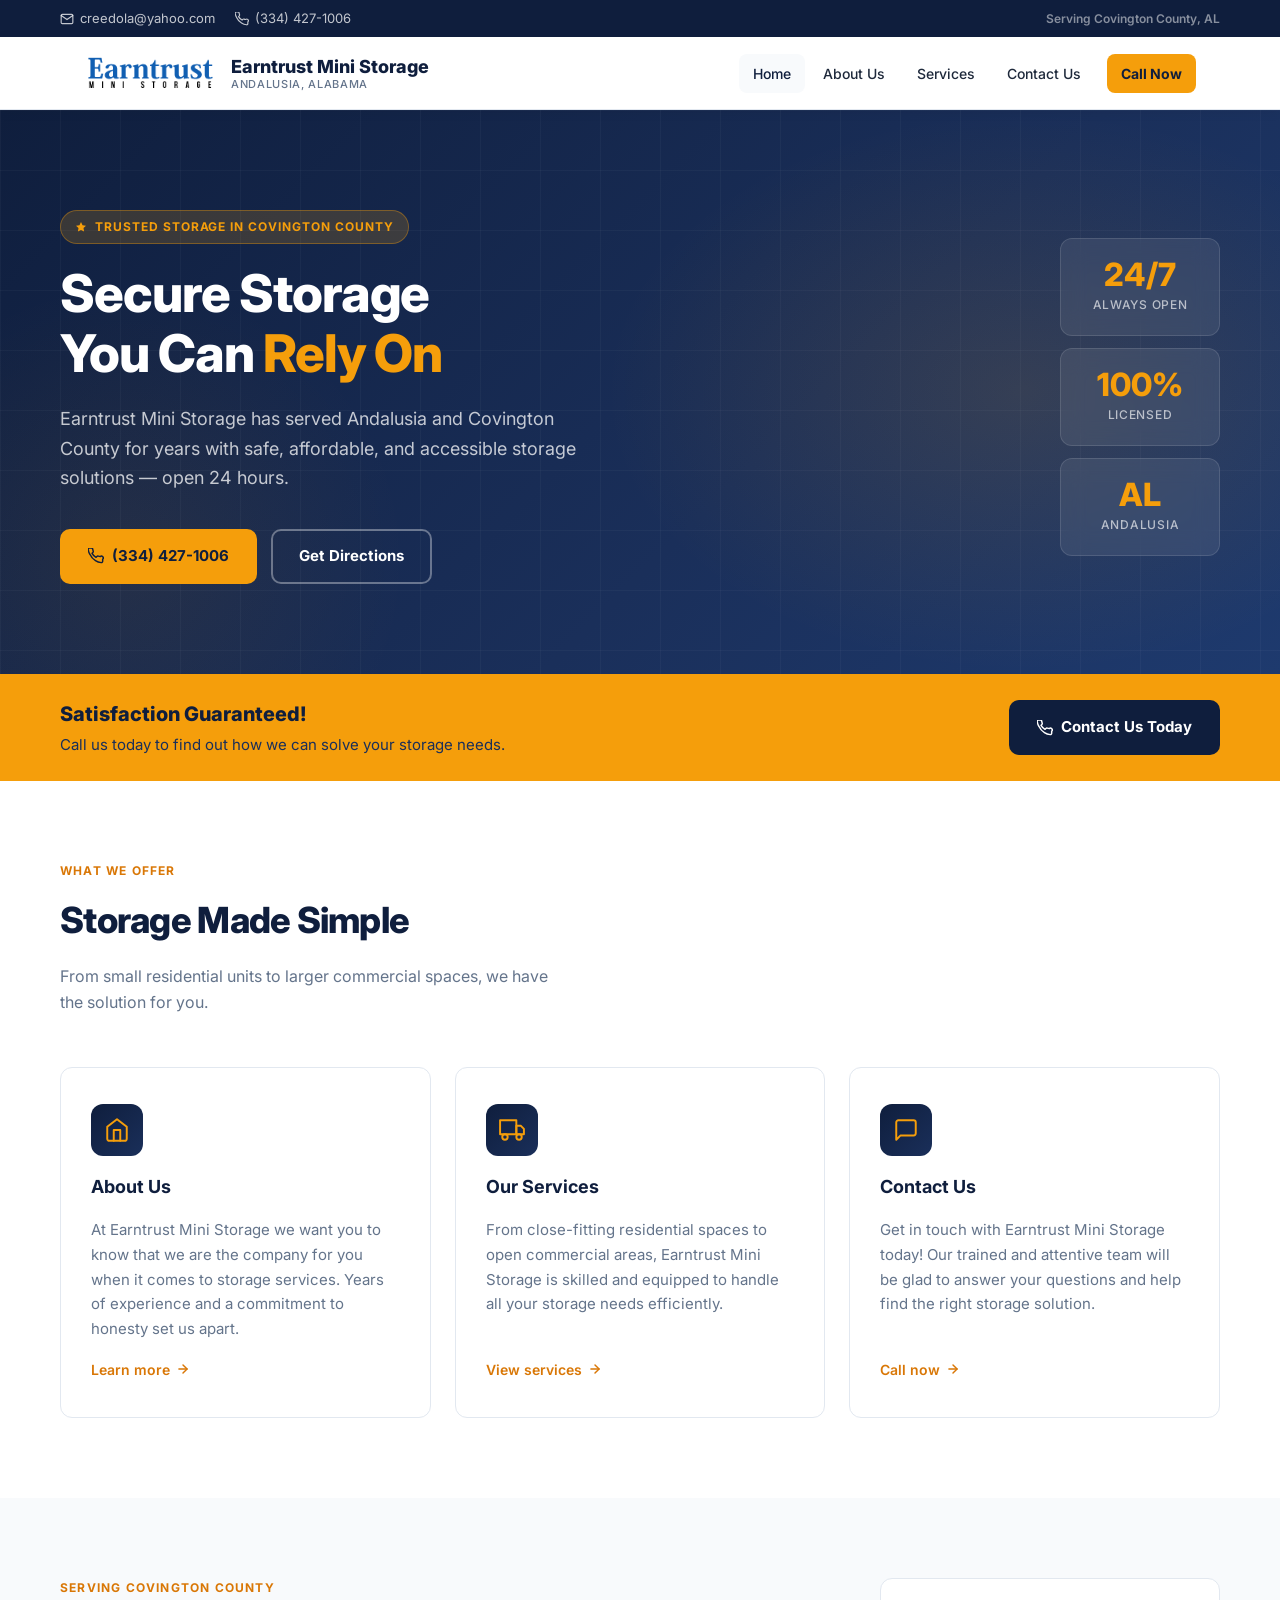
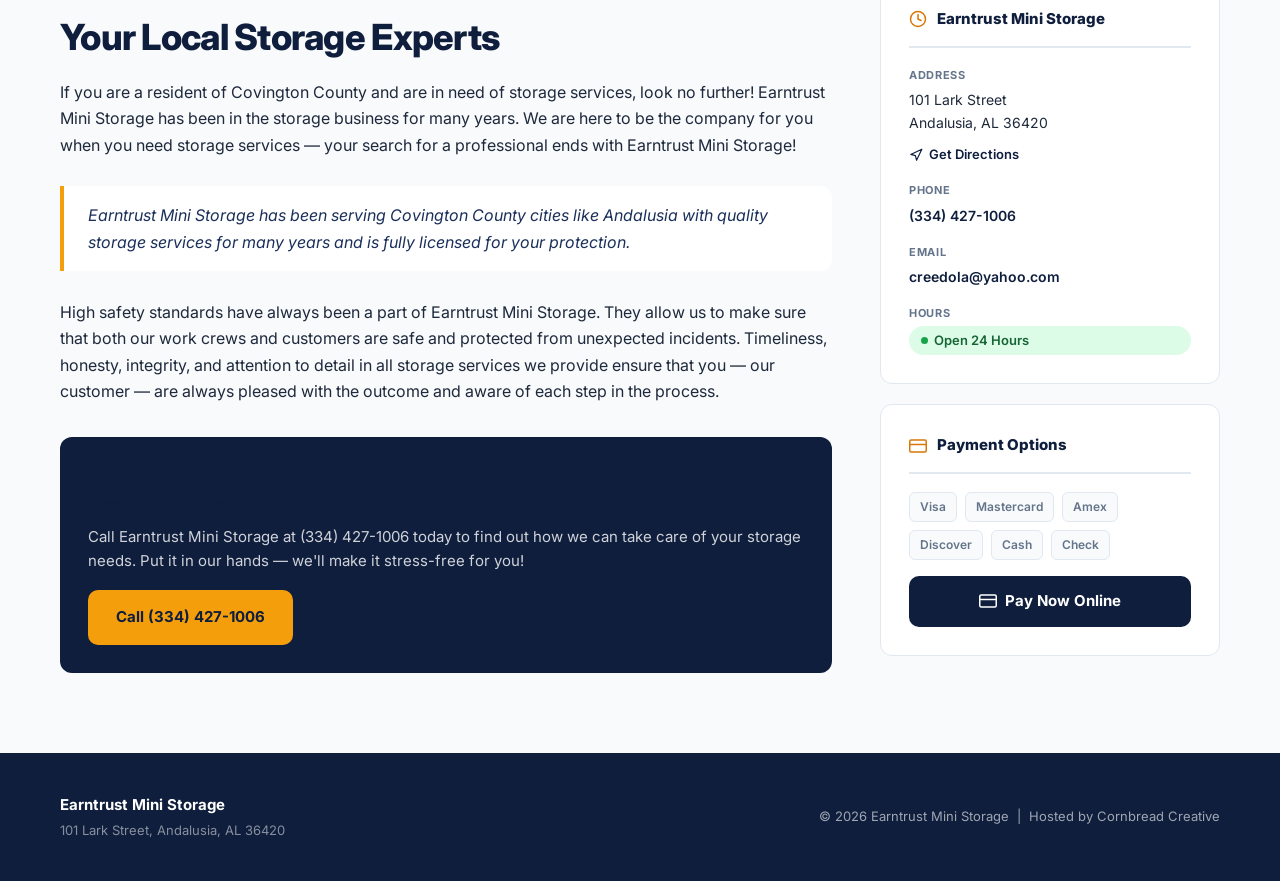
<file: index.html>
<!DOCTYPE html>
<html lang="en-US">
<head>
  <meta charset="UTF-8">
  <meta name="viewport" content="width=device-width, initial-scale=1">
  <title>Earntrust Mini Storage | Andalusia, AL</title>
  <link rel="icon" href="./favicon.ico">
  <link rel="preconnect" href="https://fonts.googleapis.com">
  <link rel="preconnect" href="https://fonts.gstatic.com" crossorigin>
  <link href="https://fonts.googleapis.com/css2?family=Inter:wght@400;500;600;700;800&display=swap" rel="stylesheet">
  <style>
    *, *::before, *::after { box-sizing: border-box; margin: 0; padding: 0; }

    :root {
      --navy:   #0f1e3d;
      --navy2:  #1a2f5a;
      --amber:  #f59e0b;
      --amber2: #d97706;
      --light:  #f8fafc;
      --white:  #ffffff;
      --text:   #1e293b;
      --muted:  #64748b;
      --border: #e2e8f0;
      --radius: 12px;
      --shadow: 0 4px 24px rgba(15,30,61,.10);
      --transition: .22s ease;
      --max-w: 1160px;
    }

    html { scroll-behavior: smooth; }

    body {
      font-family: 'Inter', system-ui, sans-serif;
      font-size: 16px;
      color: var(--text);
      background: var(--light);
      line-height: 1.65;
    }

    a { color: inherit; text-decoration: none; }
    img { display: block; max-width: 100%; }

    /* ─── TOPBAR ─────────────────────────────── */
    .topbar {
      background: var(--navy);
      color: rgba(255,255,255,.75);
      font-size: 13px;
      padding: 8px 24px;
    }
    .topbar-inner {
      max-width: var(--max-w);
      margin: 0 auto;
      display: flex;
      justify-content: space-between;
      align-items: center;
      flex-wrap: wrap;
      gap: 8px;
    }
    .topbar a { color: rgba(255,255,255,.75); transition: color var(--transition); }
    .topbar a:hover { color: var(--amber); }
    .topbar-contact { display: flex; gap: 20px; flex-wrap: wrap; }
    .topbar-contact span { display: flex; align-items: center; gap: 6px; }

    /* ─── HEADER / NAV ───────────────────────── */
    .site-header {
      background: var(--white);
      border-bottom: 1px solid var(--border);
      position: sticky;
      top: 0;
      z-index: 100;
      box-shadow: 0 2px 12px rgba(0,0,0,.06);
    }
    .header-inner {
      max-width: var(--max-w);
      margin: 0 auto;
      padding: 0 24px;
      display: flex;
      align-items: center;
      justify-content: space-between;
      gap: 24px;
      height: 72px;
    }
    .logo {
      display: flex;
      align-items: center;
      gap: 12px;
      font-weight: 800;
      font-size: 18px;
      color: var(--navy);
      flex-shrink: 0;
    }
    .logo img { height: 44px; width: auto; }
    .logo-text { line-height: 1.2; }
    .logo-text small { display: block; font-weight: 500; font-size: 11px; color: var(--muted); letter-spacing: .06em; text-transform: uppercase; }

    nav { display: flex; align-items: center; gap: 4px; }
    nav a {
      padding: 8px 14px;
      border-radius: 8px;
      font-size: 14px;
      font-weight: 500;
      color: var(--text);
      transition: background var(--transition), color var(--transition);
    }
    nav a:hover, nav a.active { background: var(--light); color: var(--navy); }
    nav a.nav-cta {
      background: var(--amber);
      color: var(--navy);
      font-weight: 700;
      margin-left: 8px;
    }
    nav a.nav-cta:hover { background: var(--amber2); }

    /* Mobile hamburger */
    .nav-toggle {
      display: none;
      flex-direction: column;
      gap: 5px;
      cursor: pointer;
      padding: 6px;
      border: none;
      background: none;
    }
    .nav-toggle span {
      display: block;
      width: 24px;
      height: 2px;
      background: var(--navy);
      border-radius: 2px;
      transition: var(--transition);
    }

    /* ─── HERO ───────────────────────────────── */
    .hero {
      background: linear-gradient(135deg, var(--navy) 0%, var(--navy2) 60%, #1e3a6e 100%);
      color: var(--white);
      padding: 100px 24px 90px;
      position: relative;
      overflow: hidden;
    }
    .hero::before {
      content: '';
      position: absolute;
      inset: 0;
      background:
        radial-gradient(ellipse 600px 400px at 80% 50%, rgba(245,158,11,.12) 0%, transparent 70%),
        radial-gradient(ellipse 400px 400px at 10% 80%, rgba(245,158,11,.07) 0%, transparent 70%);
      pointer-events: none;
    }
    /* Decorative grid pattern */
    .hero::after {
      content: '';
      position: absolute;
      inset: 0;
      background-image:
        linear-gradient(rgba(255,255,255,.03) 1px, transparent 1px),
        linear-gradient(90deg, rgba(255,255,255,.03) 1px, transparent 1px);
      background-size: 60px 60px;
      pointer-events: none;
    }
    .hero-inner {
      max-width: var(--max-w);
      margin: 0 auto;
      position: relative;
      z-index: 1;
      display: grid;
      grid-template-columns: 1fr auto;
      gap: 48px;
      align-items: center;
    }
    .hero-badge {
      display: inline-flex;
      align-items: center;
      gap: 8px;
      background: rgba(245,158,11,.18);
      border: 1px solid rgba(245,158,11,.35);
      color: var(--amber);
      font-size: 12px;
      font-weight: 700;
      letter-spacing: .08em;
      text-transform: uppercase;
      padding: 6px 14px;
      border-radius: 999px;
      margin-bottom: 20px;
    }
    .hero h1 {
      font-size: clamp(32px, 5vw, 52px);
      font-weight: 800;
      line-height: 1.15;
      margin-bottom: 20px;
      letter-spacing: -.02em;
    }
    .hero h1 em {
      font-style: normal;
      color: var(--amber);
    }
    .hero p {
      font-size: 18px;
      color: rgba(255,255,255,.75);
      max-width: 520px;
      margin-bottom: 36px;
    }
    .hero-actions { display: flex; gap: 14px; flex-wrap: wrap; align-items: center; }
    .btn {
      display: inline-flex;
      align-items: center;
      gap: 8px;
      padding: 13px 26px;
      border-radius: 10px;
      font-weight: 700;
      font-size: 15px;
      transition: all var(--transition);
      cursor: pointer;
      border: 2px solid transparent;
    }
    .btn-primary {
      background: var(--amber);
      color: var(--navy);
    }
    .btn-primary:hover { background: var(--amber2); transform: translateY(-1px); box-shadow: 0 8px 20px rgba(245,158,11,.35); }
    .btn-outline {
      background: transparent;
      color: var(--white);
      border-color: rgba(255,255,255,.35);
    }
    .btn-outline:hover { border-color: var(--white); background: rgba(255,255,255,.08); }

    /* Hero stat card */
    .hero-stats {
      display: flex;
      flex-direction: column;
      gap: 12px;
      flex-shrink: 0;
    }
    .stat-card {
      background: rgba(255,255,255,.08);
      border: 1px solid rgba(255,255,255,.12);
      backdrop-filter: blur(12px);
      border-radius: var(--radius);
      padding: 20px 28px;
      text-align: center;
      min-width: 160px;
    }
    .stat-card .num {
      font-size: 32px;
      font-weight: 800;
      color: var(--amber);
      line-height: 1;
      margin-bottom: 4px;
    }
    .stat-card .lbl {
      font-size: 12px;
      color: rgba(255,255,255,.65);
      font-weight: 500;
      text-transform: uppercase;
      letter-spacing: .06em;
    }

    /* ─── CTA STRIP ──────────────────────────── */
    .cta-strip {
      background: var(--amber);
      padding: 24px;
    }
    .cta-strip-inner {
      max-width: var(--max-w);
      margin: 0 auto;
      display: flex;
      align-items: center;
      justify-content: space-between;
      gap: 20px;
      flex-wrap: wrap;
    }
    .cta-strip h2 { font-size: 20px; font-weight: 800; color: var(--navy); }
    .cta-strip p { color: var(--navy2); font-size: 15px; margin-top: 2px; }
    .btn-dark {
      background: var(--navy);
      color: var(--white);
      white-space: nowrap;
      flex-shrink: 0;
    }
    .btn-dark:hover { background: var(--navy2); transform: translateY(-1px); }

    /* ─── FEATURES ───────────────────────────── */
    .features {
      padding: 80px 24px;
      background: var(--white);
    }
    .section-label {
      font-size: 12px;
      font-weight: 700;
      letter-spacing: .1em;
      text-transform: uppercase;
      color: var(--amber2);
      margin-bottom: 10px;
    }
    .section-title {
      font-size: clamp(24px, 3vw, 36px);
      font-weight: 800;
      color: var(--navy);
      letter-spacing: -.02em;
      margin-bottom: 12px;
    }
    .section-sub {
      color: var(--muted);
      font-size: 16px;
      max-width: 500px;
      margin-bottom: 52px;
    }
    .features-inner { max-width: var(--max-w); margin: 0 auto; }
    .feature-grid {
      display: grid;
      grid-template-columns: repeat(3, 1fr);
      gap: 24px;
    }
    .feature-card {
      border: 1px solid var(--border);
      border-radius: var(--radius);
      padding: 36px 30px;
      transition: all var(--transition);
      display: flex;
      flex-direction: column;
      gap: 16px;
    }
    .feature-card:hover {
      border-color: var(--amber);
      box-shadow: var(--shadow);
      transform: translateY(-3px);
    }
    .feature-icon {
      width: 52px;
      height: 52px;
      border-radius: 12px;
      background: linear-gradient(135deg, var(--navy) 0%, var(--navy2) 100%);
      display: flex;
      align-items: center;
      justify-content: center;
      flex-shrink: 0;
    }
    .feature-icon svg { width: 26px; height: 26px; color: var(--amber); fill: none; stroke: currentColor; stroke-width: 1.8; stroke-linecap: round; stroke-linejoin: round; }
    .feature-card h3 { font-size: 18px; font-weight: 700; color: var(--navy); }
    .feature-card p { color: var(--muted); font-size: 15px; flex: 1; }
    .feature-link {
      display: inline-flex;
      align-items: center;
      gap: 6px;
      font-size: 14px;
      font-weight: 600;
      color: var(--amber2);
      transition: gap var(--transition);
    }
    .feature-link:hover { gap: 10px; }

    /* ─── MAIN CONTENT ───────────────────────── */
    .content-section {
      padding: 80px 24px;
      background: var(--light);
    }
    .content-inner {
      max-width: var(--max-w);
      margin: 0 auto;
      display: grid;
      grid-template-columns: 1fr 340px;
      gap: 48px;
      align-items: start;
    }

    /* Article */
    .article-body { font-size: 16px; color: var(--text); }
    .article-body p { margin-bottom: 18px; }
    .article-body blockquote {
      border-left: 4px solid var(--amber);
      padding: 16px 24px;
      background: var(--white);
      border-radius: 0 var(--radius) var(--radius) 0;
      margin: 28px 0;
      font-size: 16px;
      color: var(--navy2);
      font-style: italic;
    }
    .article-body h4 {
      font-size: 16px;
      font-weight: 700;
      color: var(--navy);
      margin-top: 24px;
    }
    .article-cta {
      margin-top: 32px;
      padding: 28px;
      background: var(--navy);
      border-radius: var(--radius);
      color: var(--white);
    }
    .article-cta p { color: rgba(255,255,255,.8); margin-bottom: 16px; font-size: 15px; }
    .article-cta .btn-primary { align-self: flex-start; }

    /* Sidebar */
    .sidebar { display: flex; flex-direction: column; gap: 20px; }
    .sidebar-card {
      background: var(--white);
      border: 1px solid var(--border);
      border-radius: var(--radius);
      padding: 28px;
    }
    .sidebar-card h4 {
      font-size: 15px;
      font-weight: 800;
      color: var(--navy);
      margin-bottom: 18px;
      padding-bottom: 14px;
      border-bottom: 2px solid var(--border);
      display: flex;
      align-items: center;
      gap: 10px;
    }
    .sidebar-card h4 svg { width: 18px; height: 18px; color: var(--amber2); flex-shrink: 0; fill: none; stroke: currentColor; stroke-width: 2; stroke-linecap: round; stroke-linejoin: round; }
    .info-row {
      display: flex;
      flex-direction: column;
      gap: 4px;
      margin-bottom: 16px;
      font-size: 14px;
    }
    .info-row:last-child { margin-bottom: 0; }
    .info-row strong { font-size: 11px; font-weight: 700; text-transform: uppercase; letter-spacing: .06em; color: var(--muted); }
    .info-row a { color: var(--navy); font-weight: 600; }
    .info-row a:hover { color: var(--amber2); }

    /* Hours badge */
    .hours-badge {
      display: inline-flex;
      align-items: center;
      gap: 6px;
      background: #dcfce7;
      color: #166534;
      font-size: 13px;
      font-weight: 600;
      padding: 4px 12px;
      border-radius: 999px;
    }
    .hours-badge::before { content: ''; width: 7px; height: 7px; border-radius: 50%; background: #16a34a; display: block; }

    /* Payment options */
    .payment-chips {
      display: flex;
      flex-wrap: wrap;
      gap: 8px;
      margin-top: 4px;
    }
    .chip {
      background: var(--light);
      border: 1px solid var(--border);
      border-radius: 6px;
      padding: 4px 10px;
      font-size: 12px;
      font-weight: 600;
      color: var(--muted);
    }

    .pay-now-btn {
      display: flex;
      align-items: center;
      justify-content: center;
      gap: 8px;
      width: 100%;
      padding: 13px;
      background: var(--navy);
      color: var(--white);
      border-radius: 10px;
      font-weight: 700;
      font-size: 15px;
      transition: all var(--transition);
      margin-top: 16px;
    }
    .pay-now-btn:hover { background: var(--navy2); transform: translateY(-1px); box-shadow: 0 6px 16px rgba(15,30,61,.2); }
    .pay-now-btn svg { width: 18px; height: 18px; fill: none; stroke: currentColor; stroke-width: 2; stroke-linecap: round; stroke-linejoin: round; }

    .map-link {
      display: flex;
      align-items: center;
      gap: 6px;
      font-size: 13px;
      font-weight: 600;
      color: var(--amber2);
    }
    .map-link svg { width: 14px; height: 14px; fill: none; stroke: currentColor; stroke-width: 2; stroke-linecap: round; stroke-linejoin: round; }
    .map-link:hover { color: var(--amber); }

    /* ─── FOOTER ─────────────────────────────── */
    footer {
      background: var(--navy);
      color: rgba(255,255,255,.6);
      padding: 40px 24px;
    }
    .footer-inner {
      max-width: var(--max-w);
      margin: 0 auto;
      display: flex;
      justify-content: space-between;
      align-items: center;
      flex-wrap: wrap;
      gap: 16px;
    }
    .footer-brand {
      font-size: 15px;
      font-weight: 700;
      color: var(--white);
    }
    .footer-brand small { display: block; font-size: 13px; font-weight: 400; color: rgba(255,255,255,.5); margin-top: 2px; }
    footer a { color: rgba(255,255,255,.6); transition: color var(--transition); }
    footer a:hover { color: var(--amber); }

    /* ─── RESPONSIVE ─────────────────────────── */
    @media (max-width: 900px) {
      .hero-inner { grid-template-columns: 1fr; }
      .hero-stats { flex-direction: row; }
      .stat-card { min-width: 0; flex: 1; }
      .feature-grid { grid-template-columns: 1fr; }
      .content-inner { grid-template-columns: 1fr; }
    }
    @media (max-width: 700px) {
      nav { display: none; }
      nav.open { display: flex; flex-direction: column; position: absolute; top: 72px; left: 0; right: 0; background: var(--white); border-bottom: 1px solid var(--border); padding: 16px; gap: 4px; box-shadow: 0 8px 24px rgba(0,0,0,.1); }
      nav.open a { padding: 12px 16px; }
      .nav-toggle { display: flex; }
      .site-header { position: relative; }
      .hero-stats { display: none; }
      .cta-strip-inner { flex-direction: column; text-align: center; }
      .header-inner { position: relative; }
    }
    @media (max-width: 500px) {
      .feature-grid { grid-template-columns: 1fr; }
      .hero { padding: 60px 20px 60px; }
    }
  </style>
</head>
<body>

  <!-- TOP BAR -->
  <div class="topbar">
    <div class="topbar-inner">
      <div class="topbar-contact">
        <span>
          <svg width="14" height="14" fill="none" stroke="currentColor" stroke-width="2" stroke-linecap="round" stroke-linejoin="round" viewBox="0 0 24 24"><path d="M4 4h16c1.1 0 2 .9 2 2v12c0 1.1-.9 2-2 2H4c-1.1 0-2-.9-2-2V6c0-1.1.9-2 2-2z"/><polyline points="22,6 12,13 2,6"/></svg>
          <a href="mailto:creedola@yahoo.com">creedola@yahoo.com</a>
        </span>
        <span>
          <svg width="14" height="14" fill="none" stroke="currentColor" stroke-width="2" stroke-linecap="round" stroke-linejoin="round" viewBox="0 0 24 24"><path d="M22 16.92v3a2 2 0 01-2.18 2 19.79 19.79 0 01-8.63-3.07A19.5 19.5 0 013.07 9.81 19.79 19.79 0 01.1 1.21 2 2 0 012.07 0h3a2 2 0 012 1.72c.127.96.361 1.903.7 2.81a2 2 0 01-.45 2.11L6.09 7.91a16 16 0 006 6l1.27-1.27a2 2 0 012.11-.45c.907.339 1.85.573 2.81.7A2 2 0 0122 16.92z"/></svg>
          <a href="tel:13344271006">(334) 427-1006</a>
        </span>
      </div>
      <div style="font-size:12px;font-weight:600;color:rgba(255,255,255,.5);">Serving Covington County, AL</div>
    </div>
  </div>

  <!-- HEADER -->
  <header class="site-header">
    <div class="header-inner">
      <a href="#" class="logo">
        <img src="./Earntrust Mini Storage_files/earntrust-logo.png" alt="Earntrust Mini Storage" onerror="this.style.display='none'">
        <div class="logo-text">
          Earntrust Mini Storage
          <small>Andalusia, Alabama</small>
        </div>
      </a>
      <button class="nav-toggle" id="navToggle" aria-label="Toggle navigation">
        <span></span><span></span><span></span>
      </button>
      <nav id="mainNav">
        <a href="#" class="active">Home</a>
        <a href="#about">About Us</a>
        <a href="#services">Services</a>
        <a href="#contact">Contact Us</a>
        <a href="tel:13344271006" class="nav-cta">Call Now</a>
      </nav>
    </div>
  </header>

  <!-- HERO -->
  <section class="hero">
    <div class="hero-inner">
      <div>
        <div class="hero-badge">
          <svg width="12" height="12" viewBox="0 0 24 24" fill="currentColor"><path d="M12 2l3.09 6.26L22 9.27l-5 4.87 1.18 6.88L12 17.77l-6.18 3.25L7 14.14 2 9.27l6.91-1.01L12 2z"/></svg>
          Trusted Storage in Covington County
        </div>
        <h1>Secure Storage<br>You Can <em>Rely On</em></h1>
        <p>Earntrust Mini Storage has served Andalusia and Covington County for years with safe, affordable, and accessible storage solutions — open 24 hours.</p>
        <div class="hero-actions">
          <a href="tel:13344271006" class="btn btn-primary">
            <svg width="16" height="16" fill="none" stroke="currentColor" stroke-width="2.2" stroke-linecap="round" stroke-linejoin="round" viewBox="0 0 24 24"><path d="M22 16.92v3a2 2 0 01-2.18 2 19.79 19.79 0 01-8.63-3.07A19.5 19.5 0 013.07 9.81 19.79 19.79 0 01.1 1.21 2 2 0 012.07 0h3a2 2 0 012 1.72c.127.96.361 1.903.7 2.81a2 2 0 01-.45 2.11L6.09 7.91a16 16 0 006 6l1.27-1.27a2 2 0 012.11-.45c.907.339 1.85.573 2.81.7A2 2 0 0122 16.92z"/></svg>
            (334) 427-1006
          </a>
          <a href="#contact" class="btn btn-outline">Get Directions</a>
        </div>
      </div>
      <div class="hero-stats">
        <div class="stat-card">
          <div class="num">24/7</div>
          <div class="lbl">Always Open</div>
        </div>
        <div class="stat-card">
          <div class="num">100%</div>
          <div class="lbl">Licensed</div>
        </div>
        <div class="stat-card">
          <div class="num">AL</div>
          <div class="lbl">Andalusia</div>
        </div>
      </div>
    </div>
  </section>

  <!-- CTA STRIP -->
  <div class="cta-strip">
    <div class="cta-strip-inner">
      <div>
        <h2>Satisfaction Guaranteed!</h2>
        <p>Call us today to find out how we can solve your storage needs.</p>
      </div>
      <a href="tel:13344271006" class="btn btn-dark">
        <svg width="16" height="16" fill="none" stroke="currentColor" stroke-width="2.2" stroke-linecap="round" stroke-linejoin="round" viewBox="0 0 24 24"><path d="M22 16.92v3a2 2 0 01-2.18 2 19.79 19.79 0 01-8.63-3.07A19.5 19.5 0 013.07 9.81 19.79 19.79 0 01.1 1.21 2 2 0 012.07 0h3a2 2 0 012 1.72c.127.96.361 1.903.7 2.81a2 2 0 01-.45 2.11L6.09 7.91a16 16 0 006 6l1.27-1.27a2 2 0 012.11-.45c.907.339 1.85.573 2.81.7A2 2 0 0122 16.92z"/></svg>
        Contact Us Today
      </a>
    </div>
  </div>

  <!-- FEATURES -->
  <section class="features" id="services">
    <div class="features-inner">
      <div class="section-label">What We Offer</div>
      <h2 class="section-title">Storage Made Simple</h2>
      <p class="section-sub">From small residential units to larger commercial spaces, we have the solution for you.</p>
      <div class="feature-grid">
        <div class="feature-card" id="about">
          <div class="feature-icon">
            <svg viewBox="0 0 24 24"><path d="M3 9l9-7 9 7v11a2 2 0 01-2 2H5a2 2 0 01-2-2z"/><polyline points="9 22 9 12 15 12 15 22"/></svg>
          </div>
          <h3>About Us</h3>
          <p>At Earntrust Mini Storage we want you to know that we are the company for you when it comes to storage services. Years of experience and a commitment to honesty set us apart.</p>
          <span class="feature-link">
            Learn more
            <svg width="14" height="14" fill="none" stroke="currentColor" stroke-width="2.5" stroke-linecap="round" stroke-linejoin="round" viewBox="0 0 24 24"><line x1="5" y1="12" x2="19" y2="12"/><polyline points="12 5 19 12 12 19"/></svg>
          </span>
        </div>
        <div class="feature-card">
          <div class="feature-icon">
            <svg viewBox="0 0 24 24"><rect x="1" y="3" width="15" height="13"/><polygon points="16 8 20 8 23 11 23 16 16 16 16 8"/><circle cx="5.5" cy="18.5" r="2.5"/><circle cx="18.5" cy="18.5" r="2.5"/></svg>
          </div>
          <h3>Our Services</h3>
          <p>From close-fitting residential spaces to open commercial areas, Earntrust Mini Storage is skilled and equipped to handle all your storage needs efficiently.</p>
          <span class="feature-link">
            View services
            <svg width="14" height="14" fill="none" stroke="currentColor" stroke-width="2.5" stroke-linecap="round" stroke-linejoin="round" viewBox="0 0 24 24"><line x1="5" y1="12" x2="19" y2="12"/><polyline points="12 5 19 12 12 19"/></svg>
          </span>
        </div>
        <div class="feature-card" id="contact">
          <div class="feature-icon">
            <svg viewBox="0 0 24 24"><path d="M21 15a2 2 0 01-2 2H7l-4 4V5a2 2 0 012-2h14a2 2 0 012 2z"/></svg>
          </div>
          <h3>Contact Us</h3>
          <p>Get in touch with Earntrust Mini Storage today! Our trained and attentive team will be glad to answer your questions and help find the right storage solution.</p>
          <a href="tel:13344271006" class="feature-link">
            Call now
            <svg width="14" height="14" fill="none" stroke="currentColor" stroke-width="2.5" stroke-linecap="round" stroke-linejoin="round" viewBox="0 0 24 24"><line x1="5" y1="12" x2="19" y2="12"/><polyline points="12 5 19 12 12 19"/></svg>
          </a>
        </div>
      </div>
    </div>
  </section>

  <!-- CONTENT + SIDEBAR -->
  <section class="content-section">
    <div class="content-inner">
      <!-- Article -->
      <div class="article-body">
        <div class="section-label">Serving Covington County</div>
        <h2 class="section-title">Your Local Storage Experts</h2>
        <p>If you are a resident of Covington County and are in need of storage services, look no further! Earntrust Mini Storage has been in the storage business for many years. We are here to be the company for you when you need storage services — your search for a professional ends with Earntrust Mini Storage!</p>
        <blockquote>
          Earntrust Mini Storage has been serving Covington County cities like Andalusia with quality storage services for many years and is fully licensed for your protection.
        </blockquote>
        <p>High safety standards have always been a part of Earntrust Mini Storage. They allow us to make sure that both our work crews and customers are safe and protected from unexpected incidents. Timeliness, honesty, integrity, and attention to detail in all storage services we provide ensure that you — our customer — are always pleased with the outcome and aware of each step in the process.</p>
        <div class="article-cta">
          <h4 style="font-size:17px;font-weight:800;margin-bottom:8px;">Ready to get started?</h4>
          <p>Call Earntrust Mini Storage at (334) 427-1006 today to find out how we can take care of your storage needs. Put it in our hands — we'll make it stress-free for you!</p>
          <a href="tel:13344271006" class="btn btn-primary">Call (334) 427-1006</a>
        </div>
      </div>

      <!-- Sidebar -->
      <aside class="sidebar">
        <!-- Contact info card -->
        <div class="sidebar-card">
          <h4>
            <svg viewBox="0 0 24 24"><circle cx="12" cy="12" r="10"/><polyline points="12 6 12 12 16 14"/></svg>
            Earntrust Mini Storage
          </h4>
          <div class="info-row">
            <strong>Address</strong>
            101 Lark Street<br>Andalusia, AL 36420
            <a href="https://www.google.com/maps/place/Lark+St,+Andalusia,+AL+36420" target="_blank" class="map-link" style="margin-top:6px;">
              <svg viewBox="0 0 24 24"><polygon points="3 11 22 2 13 21 11 13 3 11"/></svg>
              Get Directions
            </a>
          </div>
          <div class="info-row">
            <strong>Phone</strong>
            <a href="tel:13344271006">(334) 427-1006</a>
          </div>
          <div class="info-row">
            <strong>Email</strong>
            <a href="mailto:creedola@yahoo.com">creedola@yahoo.com</a>
          </div>
          <div class="info-row">
            <strong>Hours</strong>
            <span class="hours-badge">Open 24 Hours</span>
          </div>
        </div>

        <!-- Payment card -->
        <div class="sidebar-card">
          <h4>
            <svg viewBox="0 0 24 24"><rect x="1" y="4" width="22" height="16" rx="2" ry="2"/><line x1="1" y1="10" x2="23" y2="10"/></svg>
            Payment Options
          </h4>
          <div class="payment-chips">
            <span class="chip">Visa</span>
            <span class="chip">Mastercard</span>
            <span class="chip">Amex</span>
            <span class="chip">Discover</span>
            <span class="chip">Cash</span>
            <span class="chip">Check</span>
          </div>
          <a href="https://buy.stripe.com/test_14A28kfTAdjA6nUgE0eME00" class="pay-now-btn">
            <svg viewBox="0 0 24 24"><rect x="1" y="4" width="22" height="16" rx="2" ry="2"/><line x1="1" y1="10" x2="23" y2="10"/></svg>
            Pay Now Online
          </a>
        </div>
      </aside>
    </div>
  </section>

  <!-- FOOTER -->
  <footer>
    <div class="footer-inner">
      <div class="footer-brand">
        Earntrust Mini Storage
        <small>101 Lark Street, Andalusia, AL 36420</small>
      </div>
      <div style="font-size:13px;">
        &copy; 2026 Earntrust Mini Storage &nbsp;|&nbsp;
        Hosted by <a href="https://cornbreadcreative.com/" target="_blank">Cornbread Creative</a>
      </div>
    </div>
  </footer>

  <script>
    // Mobile nav toggle
    document.getElementById('navToggle').addEventListener('click', function() {
      document.getElementById('mainNav').classList.toggle('open');
    });
  </script>
</body>
</html>
</file>
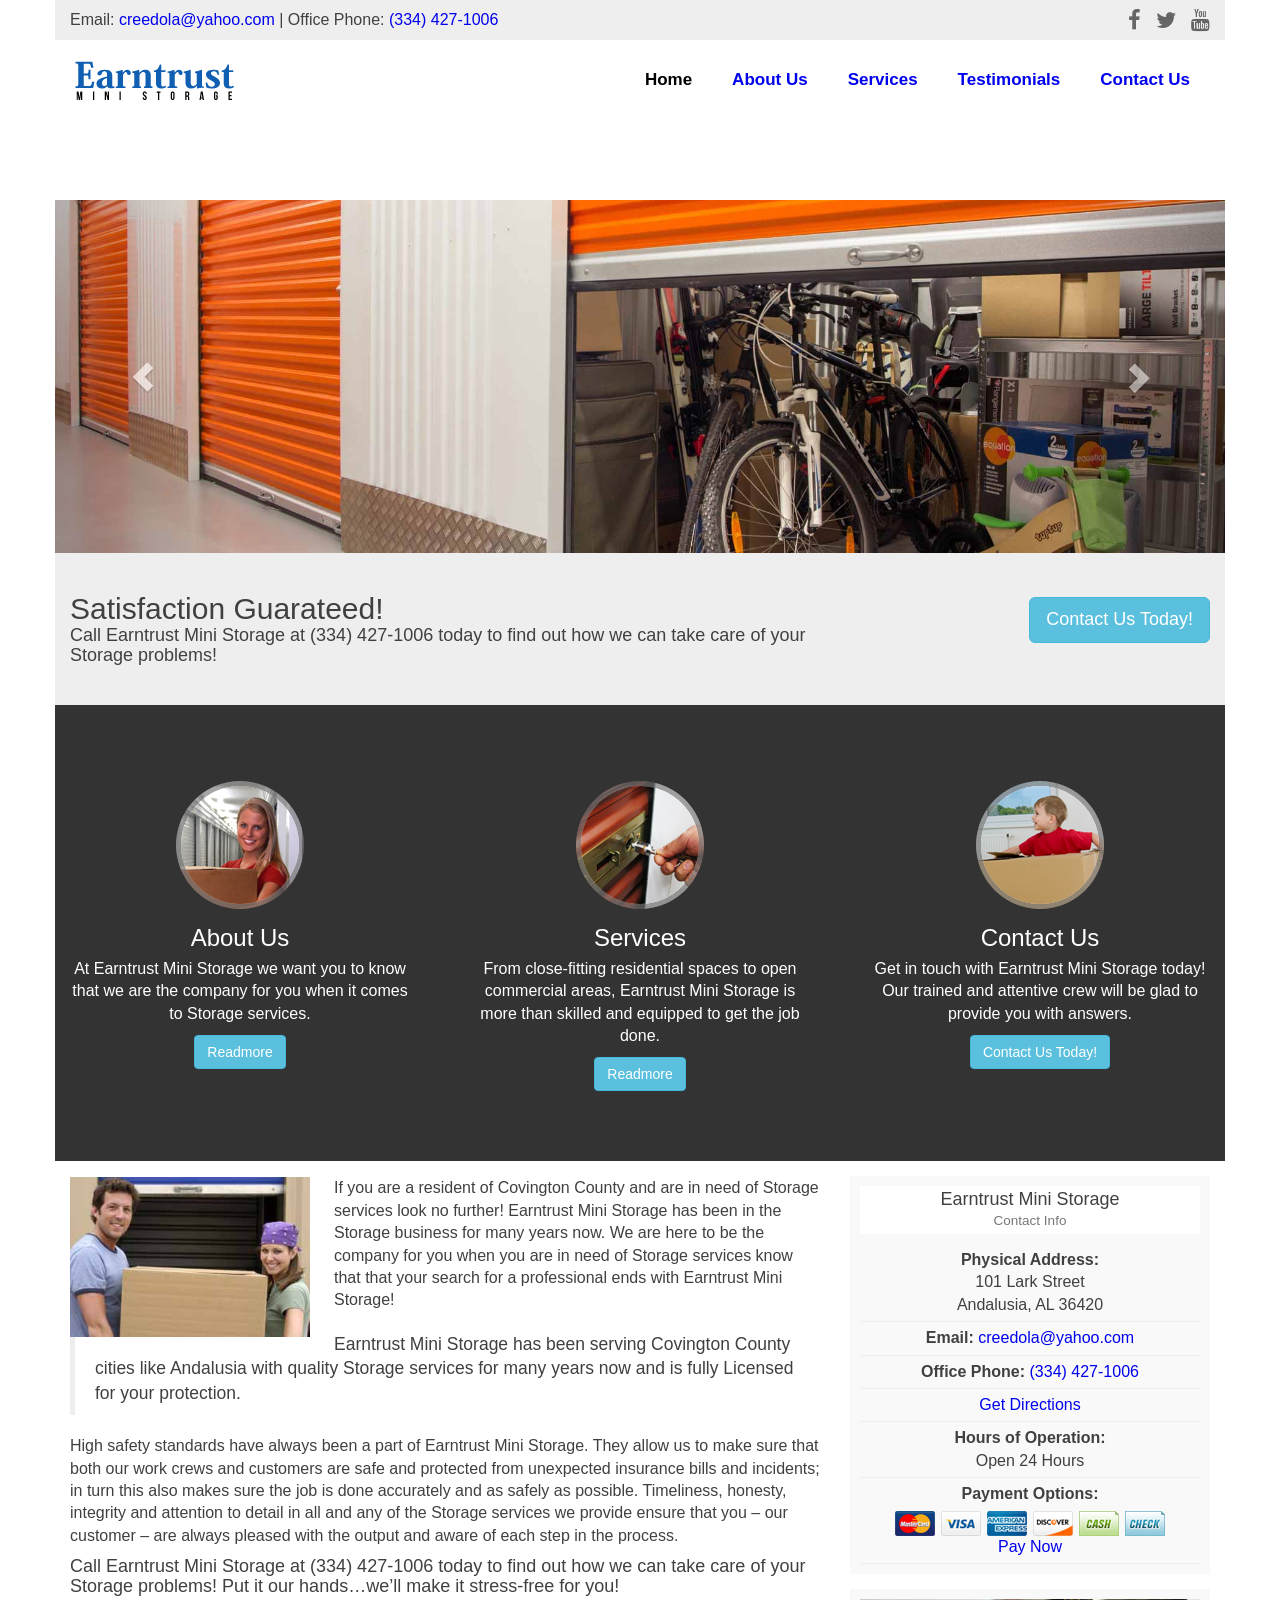
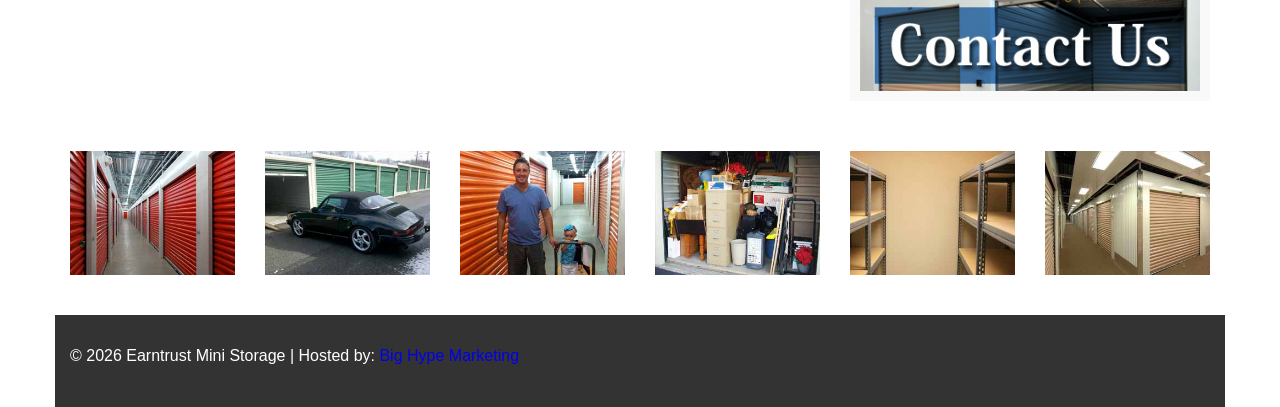
<file: Earntrust Mini Storage.html>
<!DOCTYPE html>
<!-- saved from url=(0033)https://earntrustministorage.com/ -->
<html lang="en-US"><head><meta http-equiv="Content-Type" content="text/html; charset=UTF-8">

<meta name="viewport" content="width=device-width, initial-scale=1">
<title>Earntrust Mini Storage</title>
<link rel="profile" href="https://gmpg.org/xfn/11">
<link rel="pingback" href="https://earntrustministorage.com/xmlrpc.php">
<link rel="stylesheet" href="./Earntrust Mini Storage_files/saved_resource" type="text/css" media="screen">

<meta name="robots" content="max-image-preview:large">

            <script type="text/javascript" async="" src="./Earntrust Mini Storage_files/ct-bot-detector.min.js.download"></script><script data-no-defer="1" data-ezscrex="false" data-cfasync="false" data-pagespeed-no-defer="" data-cookieconsent="ignore">
                var ctPublicFunctions = {"_ajax_nonce":"f274137633","_rest_nonce":"99fc3ded00","_ajax_url":"\/wp-admin\/admin-ajax.php","_rest_url":"https:\/\/earntrustministorage.com\/wp-json\/","data__cookies_type":"none","data__ajax_type":"admin_ajax","data__bot_detector_enabled":"1","data__frontend_data_log_enabled":1,"cookiePrefix":"","wprocket_detected":false,"host_url":"earntrustministorage.com","text__ee_click_to_select":"Click to select the whole data","text__ee_original_email":"The complete one is","text__ee_got_it":"Got it","text__ee_blocked":"Blocked","text__ee_cannot_connect":"Cannot connect","text__ee_cannot_decode":"Can not decode email. Unknown reason","text__ee_email_decoder":"CleanTalk email decoder","text__ee_wait_for_decoding":"The magic is on the way!","text__ee_decoding_process":"Please wait a few seconds while we decode the contact data."}
            </script>
        
            <script data-no-defer="1" data-ezscrex="false" data-cfasync="false" data-pagespeed-no-defer="" data-cookieconsent="ignore">
                var ctPublic = {"_ajax_nonce":"f274137633","settings__forms__check_internal":"0","settings__forms__check_external":"0","settings__forms__force_protection":0,"settings__forms__search_test":"1","settings__forms__wc_add_to_cart":"0","settings__data__bot_detector_enabled":"1","settings__sfw__anti_crawler":0,"blog_home":"https:\/\/earntrustministorage.com\/","pixel__setting":"3","pixel__enabled":true,"pixel__url":null,"data__email_check_before_post":"1","data__email_check_exist_post":0,"data__cookies_type":"none","data__key_is_ok":true,"data__visible_fields_required":true,"wl_brandname":"Anti-Spam by CleanTalk","wl_brandname_short":"CleanTalk","ct_checkjs_key":"c0e8b7bb6e5c9ad30027c14de9e3f6bd1b2bf1eacfccd075505338fda9099333","emailEncoderPassKey":"2c627935ed461ce4eda30587e1601f96","bot_detector_forms_excluded":"W10=","advancedCacheExists":false,"varnishCacheExists":false,"wc_ajax_add_to_cart":false,"theRealPerson":{"phrases":{"trpHeading":"The Real Person Badge!","trpContent1":"The commenter acts as a real person and verified as not a bot.","trpContent2":" Anti-Spam by CleanTalk","trpContentLearnMore":"Learn more"},"trpContentLink":"https:\/\/cleantalk.org\/help\/the-real-person?utm_id=&amp;utm_term=&amp;utm_source=admin_side&amp;utm_medium=trp_badge&amp;utm_content=trp_badge_link_click&amp;utm_campaign=apbct_links","imgPersonUrl":"https:\/\/earntrustministorage.com\/wp-content\/plugins\/cleantalk-spam-protect\/css\/images\/real_user.svg","imgShieldUrl":"https:\/\/earntrustministorage.com\/wp-content\/plugins\/cleantalk-spam-protect\/css\/images\/shield.svg"}}
            </script>
        <link rel="dns-prefetch" href="https://fd.cleantalk.org/">
<link rel="dns-prefetch" href="https://fonts.googleapis.com/">
<link rel="dns-prefetch" href="https://maxcdn.bootstrapcdn.com/">
<link rel="alternate" type="application/rss+xml" title="Earntrust Mini Storage » Feed" href="https://earntrustministorage.com/feed/">
<link rel="alternate" type="application/rss+xml" title="Earntrust Mini Storage » Comments Feed" href="https://earntrustministorage.com/comments/feed/">
<link rel="alternate" type="application/rss+xml" title="Earntrust Mini Storage » Home Comments Feed" href="https://earntrustministorage.com/home/feed/">
<link rel="alternate" title="oEmbed (JSON)" type="application/json+oembed" href="https://earntrustministorage.com/wp-json/oembed/1.0/embed?url=https%3A%2F%2Fearntrustministorage.com%2F">
<link rel="alternate" title="oEmbed (XML)" type="text/xml+oembed" href="https://earntrustministorage.com/wp-json/oembed/1.0/embed?url=https%3A%2F%2Fearntrustministorage.com%2F&amp;format=xml">
<style id="wp-img-auto-sizes-contain-inline-css" type="text/css">
img:is([sizes=auto i],[sizes^="auto," i]){contain-intrinsic-size:3000px 1500px}
/*# sourceURL=wp-img-auto-sizes-contain-inline-css */
</style>

<style id="wp-emoji-styles-inline-css" type="text/css">

	img.wp-smiley, img.emoji {
		display: inline !important;
		border: none !important;
		box-shadow: none !important;
		height: 1em !important;
		width: 1em !important;
		margin: 0 0.07em !important;
		vertical-align: -0.1em !important;
		background: none !important;
		padding: 0 !important;
	}
/*# sourceURL=wp-emoji-styles-inline-css */
</style>
<link rel="stylesheet" id="wp-block-library-css" href="./Earntrust Mini Storage_files/style.min.css" type="text/css" media="all">
<style id="global-styles-inline-css" type="text/css">
:root{--wp--preset--aspect-ratio--square: 1;--wp--preset--aspect-ratio--4-3: 4/3;--wp--preset--aspect-ratio--3-4: 3/4;--wp--preset--aspect-ratio--3-2: 3/2;--wp--preset--aspect-ratio--2-3: 2/3;--wp--preset--aspect-ratio--16-9: 16/9;--wp--preset--aspect-ratio--9-16: 9/16;--wp--preset--color--black: #000000;--wp--preset--color--cyan-bluish-gray: #abb8c3;--wp--preset--color--white: #ffffff;--wp--preset--color--pale-pink: #f78da7;--wp--preset--color--vivid-red: #cf2e2e;--wp--preset--color--luminous-vivid-orange: #ff6900;--wp--preset--color--luminous-vivid-amber: #fcb900;--wp--preset--color--light-green-cyan: #7bdcb5;--wp--preset--color--vivid-green-cyan: #00d084;--wp--preset--color--pale-cyan-blue: #8ed1fc;--wp--preset--color--vivid-cyan-blue: #0693e3;--wp--preset--color--vivid-purple: #9b51e0;--wp--preset--gradient--vivid-cyan-blue-to-vivid-purple: linear-gradient(135deg,rgb(6,147,227) 0%,rgb(155,81,224) 100%);--wp--preset--gradient--light-green-cyan-to-vivid-green-cyan: linear-gradient(135deg,rgb(122,220,180) 0%,rgb(0,208,130) 100%);--wp--preset--gradient--luminous-vivid-amber-to-luminous-vivid-orange: linear-gradient(135deg,rgb(252,185,0) 0%,rgb(255,105,0) 100%);--wp--preset--gradient--luminous-vivid-orange-to-vivid-red: linear-gradient(135deg,rgb(255,105,0) 0%,rgb(207,46,46) 100%);--wp--preset--gradient--very-light-gray-to-cyan-bluish-gray: linear-gradient(135deg,rgb(238,238,238) 0%,rgb(169,184,195) 100%);--wp--preset--gradient--cool-to-warm-spectrum: linear-gradient(135deg,rgb(74,234,220) 0%,rgb(151,120,209) 20%,rgb(207,42,186) 40%,rgb(238,44,130) 60%,rgb(251,105,98) 80%,rgb(254,248,76) 100%);--wp--preset--gradient--blush-light-purple: linear-gradient(135deg,rgb(255,206,236) 0%,rgb(152,150,240) 100%);--wp--preset--gradient--blush-bordeaux: linear-gradient(135deg,rgb(254,205,165) 0%,rgb(254,45,45) 50%,rgb(107,0,62) 100%);--wp--preset--gradient--luminous-dusk: linear-gradient(135deg,rgb(255,203,112) 0%,rgb(199,81,192) 50%,rgb(65,88,208) 100%);--wp--preset--gradient--pale-ocean: linear-gradient(135deg,rgb(255,245,203) 0%,rgb(182,227,212) 50%,rgb(51,167,181) 100%);--wp--preset--gradient--electric-grass: linear-gradient(135deg,rgb(202,248,128) 0%,rgb(113,206,126) 100%);--wp--preset--gradient--midnight: linear-gradient(135deg,rgb(2,3,129) 0%,rgb(40,116,252) 100%);--wp--preset--font-size--small: 13px;--wp--preset--font-size--medium: 20px;--wp--preset--font-size--large: 36px;--wp--preset--font-size--x-large: 42px;--wp--preset--spacing--20: 0.44rem;--wp--preset--spacing--30: 0.67rem;--wp--preset--spacing--40: 1rem;--wp--preset--spacing--50: 1.5rem;--wp--preset--spacing--60: 2.25rem;--wp--preset--spacing--70: 3.38rem;--wp--preset--spacing--80: 5.06rem;--wp--preset--shadow--natural: 6px 6px 9px rgba(0, 0, 0, 0.2);--wp--preset--shadow--deep: 12px 12px 50px rgba(0, 0, 0, 0.4);--wp--preset--shadow--sharp: 6px 6px 0px rgba(0, 0, 0, 0.2);--wp--preset--shadow--outlined: 6px 6px 0px -3px rgb(255, 255, 255), 6px 6px rgb(0, 0, 0);--wp--preset--shadow--crisp: 6px 6px 0px rgb(0, 0, 0);}:where(.is-layout-flex){gap: 0.5em;}:where(.is-layout-grid){gap: 0.5em;}body .is-layout-flex{display: flex;}.is-layout-flex{flex-wrap: wrap;align-items: center;}.is-layout-flex > :is(*, div){margin: 0;}body .is-layout-grid{display: grid;}.is-layout-grid > :is(*, div){margin: 0;}:where(.wp-block-columns.is-layout-flex){gap: 2em;}:where(.wp-block-columns.is-layout-grid){gap: 2em;}:where(.wp-block-post-template.is-layout-flex){gap: 1.25em;}:where(.wp-block-post-template.is-layout-grid){gap: 1.25em;}.has-black-color{color: var(--wp--preset--color--black) !important;}.has-cyan-bluish-gray-color{color: var(--wp--preset--color--cyan-bluish-gray) !important;}.has-white-color{color: var(--wp--preset--color--white) !important;}.has-pale-pink-color{color: var(--wp--preset--color--pale-pink) !important;}.has-vivid-red-color{color: var(--wp--preset--color--vivid-red) !important;}.has-luminous-vivid-orange-color{color: var(--wp--preset--color--luminous-vivid-orange) !important;}.has-luminous-vivid-amber-color{color: var(--wp--preset--color--luminous-vivid-amber) !important;}.has-light-green-cyan-color{color: var(--wp--preset--color--light-green-cyan) !important;}.has-vivid-green-cyan-color{color: var(--wp--preset--color--vivid-green-cyan) !important;}.has-pale-cyan-blue-color{color: var(--wp--preset--color--pale-cyan-blue) !important;}.has-vivid-cyan-blue-color{color: var(--wp--preset--color--vivid-cyan-blue) !important;}.has-vivid-purple-color{color: var(--wp--preset--color--vivid-purple) !important;}.has-black-background-color{background-color: var(--wp--preset--color--black) !important;}.has-cyan-bluish-gray-background-color{background-color: var(--wp--preset--color--cyan-bluish-gray) !important;}.has-white-background-color{background-color: var(--wp--preset--color--white) !important;}.has-pale-pink-background-color{background-color: var(--wp--preset--color--pale-pink) !important;}.has-vivid-red-background-color{background-color: var(--wp--preset--color--vivid-red) !important;}.has-luminous-vivid-orange-background-color{background-color: var(--wp--preset--color--luminous-vivid-orange) !important;}.has-luminous-vivid-amber-background-color{background-color: var(--wp--preset--color--luminous-vivid-amber) !important;}.has-light-green-cyan-background-color{background-color: var(--wp--preset--color--light-green-cyan) !important;}.has-vivid-green-cyan-background-color{background-color: var(--wp--preset--color--vivid-green-cyan) !important;}.has-pale-cyan-blue-background-color{background-color: var(--wp--preset--color--pale-cyan-blue) !important;}.has-vivid-cyan-blue-background-color{background-color: var(--wp--preset--color--vivid-cyan-blue) !important;}.has-vivid-purple-background-color{background-color: var(--wp--preset--color--vivid-purple) !important;}.has-black-border-color{border-color: var(--wp--preset--color--black) !important;}.has-cyan-bluish-gray-border-color{border-color: var(--wp--preset--color--cyan-bluish-gray) !important;}.has-white-border-color{border-color: var(--wp--preset--color--white) !important;}.has-pale-pink-border-color{border-color: var(--wp--preset--color--pale-pink) !important;}.has-vivid-red-border-color{border-color: var(--wp--preset--color--vivid-red) !important;}.has-luminous-vivid-orange-border-color{border-color: var(--wp--preset--color--luminous-vivid-orange) !important;}.has-luminous-vivid-amber-border-color{border-color: var(--wp--preset--color--luminous-vivid-amber) !important;}.has-light-green-cyan-border-color{border-color: var(--wp--preset--color--light-green-cyan) !important;}.has-vivid-green-cyan-border-color{border-color: var(--wp--preset--color--vivid-green-cyan) !important;}.has-pale-cyan-blue-border-color{border-color: var(--wp--preset--color--pale-cyan-blue) !important;}.has-vivid-cyan-blue-border-color{border-color: var(--wp--preset--color--vivid-cyan-blue) !important;}.has-vivid-purple-border-color{border-color: var(--wp--preset--color--vivid-purple) !important;}.has-vivid-cyan-blue-to-vivid-purple-gradient-background{background: var(--wp--preset--gradient--vivid-cyan-blue-to-vivid-purple) !important;}.has-light-green-cyan-to-vivid-green-cyan-gradient-background{background: var(--wp--preset--gradient--light-green-cyan-to-vivid-green-cyan) !important;}.has-luminous-vivid-amber-to-luminous-vivid-orange-gradient-background{background: var(--wp--preset--gradient--luminous-vivid-amber-to-luminous-vivid-orange) !important;}.has-luminous-vivid-orange-to-vivid-red-gradient-background{background: var(--wp--preset--gradient--luminous-vivid-orange-to-vivid-red) !important;}.has-very-light-gray-to-cyan-bluish-gray-gradient-background{background: var(--wp--preset--gradient--very-light-gray-to-cyan-bluish-gray) !important;}.has-cool-to-warm-spectrum-gradient-background{background: var(--wp--preset--gradient--cool-to-warm-spectrum) !important;}.has-blush-light-purple-gradient-background{background: var(--wp--preset--gradient--blush-light-purple) !important;}.has-blush-bordeaux-gradient-background{background: var(--wp--preset--gradient--blush-bordeaux) !important;}.has-luminous-dusk-gradient-background{background: var(--wp--preset--gradient--luminous-dusk) !important;}.has-pale-ocean-gradient-background{background: var(--wp--preset--gradient--pale-ocean) !important;}.has-electric-grass-gradient-background{background: var(--wp--preset--gradient--electric-grass) !important;}.has-midnight-gradient-background{background: var(--wp--preset--gradient--midnight) !important;}.has-small-font-size{font-size: var(--wp--preset--font-size--small) !important;}.has-medium-font-size{font-size: var(--wp--preset--font-size--medium) !important;}.has-large-font-size{font-size: var(--wp--preset--font-size--large) !important;}.has-x-large-font-size{font-size: var(--wp--preset--font-size--x-large) !important;}
/*# sourceURL=global-styles-inline-css */
</style>

<style id="classic-theme-styles-inline-css" type="text/css">
/*! This file is auto-generated */
.wp-block-button__link{color:#fff;background-color:#32373c;border-radius:9999px;box-shadow:none;text-decoration:none;padding:calc(.667em + 2px) calc(1.333em + 2px);font-size:1.125em}.wp-block-file__button{background:#32373c;color:#fff;text-decoration:none}
/*# sourceURL=/wp-includes/css/classic-themes.min.css */
</style>
<link rel="stylesheet" id="cleantalk-public-css-css" href="./Earntrust Mini Storage_files/cleantalk-public.min.css" type="text/css" media="all">
<link rel="stylesheet" id="cleantalk-email-decoder-css-css" href="./Earntrust Mini Storage_files/cleantalk-email-decoder.min.css" type="text/css" media="all">
<link rel="stylesheet" id="cleantalk-trp-css-css" href="./Earntrust Mini Storage_files/cleantalk-trp.min.css" type="text/css" media="all">
<link rel="stylesheet" id="ajusta-style-css" href="./Earntrust Mini Storage_files/style.css" type="text/css" media="all">
<link rel="stylesheet" id="ajusta-woo-css" href="./Earntrust Mini Storage_files/shorts.css" type="text/css" media="all">
<link rel="stylesheet" id="ajusta-google-fonts-css" href="./Earntrust Mini Storage_files/css" type="text/css" media="all">
<link rel="stylesheet" id="ajusta-fontawesome-css" href="./Earntrust Mini Storage_files/font-awesome.min.css" type="text/css" media="all">
<link rel="stylesheet" id="ajusta-bootstrapcss-css" href="./Earntrust Mini Storage_files/bootstrap.css" type="text/css" media="all">
<link rel="stylesheet" id="ajusta-prettyPhoto-css" href="./Earntrust Mini Storage_files/prettyPhoto.css" type="text/css" media="all">
<script type="text/javascript" src="./Earntrust Mini Storage_files/apbct-public-bundle.min.js.download" id="apbct-public-bundle.min-js-js"></script>
<script type="text/javascript" src="./Earntrust Mini Storage_files/ct-bot-detector-wrapper.js.download" id="ct_bot_detector-js" defer="defer" data-wp-strategy="defer"></script>
<link rel="https://api.w.org/" href="https://earntrustministorage.com/wp-json/"><link rel="alternate" title="JSON" type="application/json" href="https://earntrustministorage.com/wp-json/wp/v2/pages/11"><link rel="EditURI" type="application/rsd+xml" title="RSD" href="https://earntrustministorage.com/xmlrpc.php?rsd">
<meta name="generator" content="WordPress 6.9">
<link rel="canonical" href="https://earntrustministorage.com/">
<link rel="shortlink" href="https://earntrustministorage.com/">
<script src="./Earntrust Mini Storage_files/wp-emoji-release.min.js.download" defer=""></script></head>


<body data-rsssl="1" class="home wp-singular page-template page-template-page-front page-template-page-front-php page page-id-11 wp-theme-ajusta" style="background-position: -10.6509px -135.683px;">

<div id="masthead" role="banner">
	<header id="head" class="container">
        <div id="top-bar" class="row">
        <div id="site-top-contact" class="col-md-6">
			Email: <a href="mailto:creedola@yahoo.com" class="email" itemprop="email">creedola@yahoo.com</a> | Office Phone: <a href="tel:1(334) 427-1006" itemprop="telephone">(334) 427-1006</a>        </div>
    	<div id="site-top-social" class="col-md-6">
        	<a class="top_social" href="https://earntrustministorage.com/" target="_blank"><i class="fa fa-facebook fa-lg"></i></a><a class="top_social" href="https://earntrustministorage.com/" target="_blank"><i class="fa fa-twitter fa-lg"></i></a><a class="top_social" href="https://earntrustministorage.com/" target="_blank"><i class="fa fa-youtube fa-lg"></i></a>        </div>
    </div><!-- .row -->
        <div id="logo_nav" class="row">
		<div id="site-branding" class="col-md-4">
			            <a href="#" rel="home"><img src="./Earntrust Mini Storage_files/earntrust-logo.png" alt="header-logo"></a>
            
		</div><!-- #site-branding -->
		<nav id="site-navigation" class="col-md-8" role="navigation">
            <div id="navigationRes">
                <a class="btn btn-primary collapseNav" data-toggle="collapse" href="#collapseNav" aria-expanded="false" aria-controls="collapseNav"><span class="glyphicon glyphicon-align-justify" aria-hidden="true"></span> Navigation</a>
                <div class="collapse" id="collapseNav">
                    <ul id="menu-menu-1" class="navi"><li id="menu-item-17" class="menu-item menu-item-type-custom menu-item-object-custom current-menu-item current_page_item menu-item-home menu-item-17"><a href="#" aria-current="page">Home</a></li>
<li id="menu-item-18" class="menu-item menu-item-type-post_type menu-item-object-page menu-item-18"><a href="https://earntrustministorage.com/about-us/">About Us</a></li>
<li id="menu-item-21" class="menu-item menu-item-type-post_type menu-item-object-page menu-item-21"><a href="https://earntrustministorage.com/services/">Services</a></li>
<li id="menu-item-22" class="menu-item menu-item-type-post_type menu-item-object-page menu-item-22"><a href="https://earntrustministorage.com/testimonials/">Testimonials</a></li>
<li id="menu-item-19" class="menu-item menu-item-type-post_type menu-item-object-page menu-item-19"><a href="https://earntrustministorage.com/contact-us/">Contact Us</a></li>
</ul>            </div>
            </div><!-- #navigationRes -->
            <div id="navigation">
                <ul id="menu-menu-2" class="navi"><li class="menu-item menu-item-type-custom menu-item-object-custom current-menu-item current_page_item menu-item-home menu-item-17"><a href="#" aria-current="page">Home</a></li>
<li class="menu-item menu-item-type-post_type menu-item-object-page menu-item-18"><a href="https://earntrustministorage.com/about-us/">About Us</a></li>
<li class="menu-item menu-item-type-post_type menu-item-object-page menu-item-21"><a href="https://earntrustministorage.com/services/">Services</a></li>
<li class="menu-item menu-item-type-post_type menu-item-object-page menu-item-22"><a href="https://earntrustministorage.com/testimonials/">Testimonials</a></li>
<li class="menu-item menu-item-type-post_type menu-item-object-page menu-item-19"><a href="https://earntrustministorage.com/contact-us/">Contact Us</a></li>
</ul>            </div><!-- #navigation -->
        </nav><!-- #site-navigation -->
    </div><div style="display: block; width: 1140px; height: 80px; float: none;"></div><!-- .row -->  
	</header><!-- #head -->
</div><!-- #masthead -->
<!-- splashuc -->
	        <section id="main_slider_wrap">
	<div id="main_slider" class="container">
    <div id="myCarousel" class="carousel slide carousel-fade row">
          <div class="carousel-inner">
        <div class="item"><div class="carousel-caption"><h3>Welcome to Earntrust Mini Storage</h3></div><img src="./Earntrust Mini Storage_files/slider1.jpg" alt="Slider Image 1"></div>
        <div class="item active"><img src="./Earntrust Mini Storage_files/slider2.jpg" alt="Slider Image 2"></div>        <div class="item"><img src="./Earntrust Mini Storage_files/slider3.jpg" alt="Slider Image 3"></div>                                                      </div>
      <a class="left carousel-control" href="#myCarousel" data-slide="prev"><span class="glyphicon glyphicon-chevron-left"></span></a>
      <a class="right carousel-control" href="#myCarousel" data-slide="next"><span class="glyphicon glyphicon-chevron-right"></span></a>    </div><!-- /.carousel -->
    </div><!-- /.container -->
</section><!-- /#main_slider_wrap -->        
        <section id="cta">
    	<div class="container">
        	<div id="cta_container" class="row">
                        	<div id="cta_txt" class="col-md-8">
                	<h2>Satisfaction Guarateed!</h2>
                    <p>Call Earntrust Mini Storage at (334) 427-1006 today to find out how we can take care of your Storage problems!</p>
                </div><!-- .col-md-8 -->
                <div id="cta_btn" class="col-md-4">
                	<a href="https://earntrustministorage.com/contact-us/" class="btn btn-info btn-lg">Contact Us Today!</a>
                </div><!-- .col-md-4 -->
			            </div><!-- .row -->
        </div><!-- #cta_container -->
    </section><!-- #cta -->
	
			<section id="feat_sec_wrap">
	<div id="feat_sec" class="container">
        <div class="row">
                	<div class="col-md-4">
                <div class="feat_box">
                  <img src="./Earntrust Mini Storage_files/feauted-about-us.png" alt="About Us">                  <div class="caption">
                    <h3>About Us</h3>
                    <p>At Earntrust Mini Storage we want you to know that we are the company for you when it comes to Storage services.</p>
                    <p><a href="https://earntrustministorage.com/about-us/" class="btn btn-info" role="button">Readmore</a></p>                  </div><!-- /.caption -->
                </div><!-- /.thumbnail -->
            </div><!-- /.col-md-3 -->
		                	<div class="col-md-4">
                <div class="feat_box">
                  <img src="./Earntrust Mini Storage_files/feauted-services.png" alt="Services">                  <div class="caption">
                    <h3>Services</h3>
                    <p>From close-fitting residential spaces to open commercial areas, Earntrust Mini Storage is more than skilled and equipped to get the job done.</p>
                    <p><a href="https://earntrustministorage.com/services/" class="btn btn-info" role="button">Readmore</a></p>                  </div><!-- /.caption -->
                </div><!-- /.thumbnail -->
            </div><!-- /.col-md-3 -->
		                    <div class="col-md-4">
                <div class="feat_box">
                  <img src="./Earntrust Mini Storage_files/feauted-contact-us.png" alt="Contact Us">                  <div class="caption">
                    <h3>Contact Us</h3>
                    <p>Get in touch with Earntrust Mini Storage today! Our trained and attentive crew will be glad to provide you with answers.</p>
                    <p><a href="https://earntrustministorage.com/contact-us/" class="btn btn-info" role="button">Contact Us Today!</a></p>                  </div><!-- /.caption -->
                </div><!-- /.thumbnail -->
            </div><!-- /.col-md-3 -->
		                </div><!-- /.row -->
    </div><!-- /.container -->
</section><!-- /#main_slider_wrap -->    
	<div id="homewrap">
        <div id="home" class="container">
		<main id="main" class="row" role="main">
        <div id="content" class="col-md-8">
							
<article id="post-11" class="post-11 page type-page status-publish hentry">
	    
    <div class="entry-content-subs">
		<p><img decoding="async" class="alignleft size-full wp-image-105" width="240" alt="home-image" src="./Earntrust Mini Storage_files/homepage-image.jpg"></p>
<p>If you are a resident of Covington County and are in need of Storage services look no further! Earntrust Mini Storage has been in the Storage business for many years now. We are here to be the company for you when you are in need of Storage services know that that your search for a professional ends with Earntrust Mini Storage!</p>
<blockquote>
<p>Earntrust Mini Storage has been serving Covington County cities like Andalusia with quality Storage services for many years now and is fully Licensed for your protection.</p>
</blockquote>
<p>High safety standards have always been a part of Earntrust Mini Storage. They allow us to make sure that both our work crews and customers are safe and protected from unexpected insurance bills and incidents; in turn this also makes sure the job is done accurately and as safely as possible. Timeliness, honesty, integrity and attention to detail in all and any of the Storage services we provide ensure that you – our customer – are always pleased with the output and aware of each step in the process.</p>
<h4>Call Earntrust Mini Storage at (334) 427-1006 today to find out how we can take care of your Storage problems! Put it our hands…we’ll make it stress-free for you!</h4>
			</div><!-- .entry-content -->

	<footer class="entry-footer-subs">
			</footer><!-- .entry-footer -->
</article><!-- #post-## -->
			        </div><!-- #content -->
        <div id="sidewrap" class="col-md-4">
	<div class="schema">
	<div itemscope="" itemtype="http://schema.org/ProfessionalService">
           <h4 style="margin-top: 0; padding: 4px 0; background: #ffffff; text-align: center;" itemprop="legalName">Earntrust Mini Storage<br><small>Contact Info</small></h4>
           <div class="wht"><strong>Physical Address:</strong>
               <div itemprop="address" itemscope="" itemtype="http://schema.org/PostalAddress">
                 <span itemprop="streetAddress">101 Lark Street</span><br>                 <span itemprop="addressLocality">Andalusia</span>,
                 <span itemprop="addressRegion">AL</span>
                 <span itemprop="postalCode">36420</span>
               </div>
                          </div>
           
           <div class="wht"><strong>Email:</strong> <a href="mailto:creedola@yahoo.com" class="email" itemprop="email">creedola@yahoo.com</a></div>		   <div class="wht"><strong>Office Phone:</strong> <a href="tel:1(334) 427-1006" itemprop="telephone">(334) 427-1006</a></div>                                 <div class="wht"><a href="https://www.google.com.ph/maps/place/Lark+St,+Andalusia,+AL+36420,+USA/@31.3161285,-86.459547,17z/data=!3m1!4b1!4m2!3m1!1s0x8891ee87fc1b924d:0x55ad81f44a3fc07d?hl=en" itemprop="maps" target="_blank">Get Directions</a></div>            <div class="wht">
           <strong>Hours of Operation:</strong> <br><time itemprop="openingHours" datetime="">Open 24 Hours</time>
           </div>        </div>
		            <div class="pays wht">
            <strong>Payment Options:</strong><br>
            <div style="margin: 0 auto; display: table;"><span class="mc"></span><span class="visa"></span><span class="amex"></span><span class="disc"></span><span class="cash"></span><span class="check"></span></div>
            <a href="https://buy.stripe.com/test_14A28kfTAdjA6nUgE0eME00">Pay Now</a>
            </div><!--end pays-->
		        </div><!--end .schema -->
                <div id="sidebar" role="complementary">
        <aside id="text-3" class="widget widget_text">			<div class="textwidget"><a href="https://earntrustministorage.com/contact-us/"><img src="./Earntrust Mini Storage_files/widgetpic.jpg" width="100%" alt="Contact Us"></a></div>
		</aside>    </div><!-- #sidebar -->
</div>		</main><!-- #main -->
        </div><!-- #home -->
    </div><!-- #homewrap -->

<div id="hbot_wrap">
    <div id="sidewrap_hbot" class="container">
        <div id="sidebar" class="row" role="complementary">
            <aside id="text-2" class="widget widget_text">			<div class="textwidget"><div id="brandsCarousel" class="carousel slide">
<div class="carousel-inner">
<div class="item active">
<div class="row">
<div class="col-md-2">
<a href="./Earntrust Mini Storage_files/picture1.jpg" rel="prettyPhoto[group]"><img src="./Earntrust Mini Storage_files/picture1.jpg"></a>
</div>
<div class="col-md-2">
<a href="./Earntrust Mini Storage_files/picture2.jpg" rel="prettyPhoto[group]"><img src="./Earntrust Mini Storage_files/picture2.jpg"></a>
</div>
<div class="col-md-2">
<a href="./Earntrust Mini Storage_files/picture3.jpg" rel="prettyPhoto[group]"><img src="./Earntrust Mini Storage_files/picture3.jpg"></a>
</div>
<div class="col-md-2">
<a href="./Earntrust Mini Storage_files/picture4.jpg" rel="prettyPhoto[group]"><img src="./Earntrust Mini Storage_files/picture4.jpg"></a>
</div>
<div class="col-md-2">
<a href="./Earntrust Mini Storage_files/picture5.jpg" rel="prettyPhoto[group]"><img src="./Earntrust Mini Storage_files/picture5.jpg"></a>
</div>
<div class="col-md-2">
<a href="./Earntrust Mini Storage_files/picture6.jpg" rel="prettyPhoto[group]"><img src="./Earntrust Mini Storage_files/picture6.jpg"></a>
</div>
</div>
</div></div>
		</div></div></aside>        </div><!-- #sidebar -->
    </div>
</div>    
<div id="footer_wrap">
<footer id="colophon" class="container" role="contentinfo">
	© 2026 Earntrust Mini Storage | Hosted by: <a href="https://bighypemarketing.com/" title="Big Hype Marketing" target="_blank">Big Hype Marketing</a><p></p>

</footer><!-- #colophon -->
</div><!-- #fooeter_wrap -->

<script type="speculationrules">
{"prefetch":[{"source":"document","where":{"and":[{"href_matches":"/*"},{"not":{"href_matches":["/wp-*.php","/wp-admin/*","/wp-content/uploads/*","/wp-content/*","/wp-content/plugins/*","/wp-content/themes/ajusta/*","/*\\?(.+)"]}},{"not":{"selector_matches":"a[rel~=\"nofollow\"]"}},{"not":{"selector_matches":".no-prefetch, .no-prefetch a"}}]},"eagerness":"conservative"}]}
</script>
<script type="text/javascript" src="./Earntrust Mini Storage_files/comment-reply.min.js.download" id="comment-reply-js" async="async" data-wp-strategy="async" fetchpriority="low"></script>
<script id="wp-emoji-settings" type="application/json">
{"baseUrl":"https://s.w.org/images/core/emoji/17.0.2/72x72/","ext":".png","svgUrl":"https://s.w.org/images/core/emoji/17.0.2/svg/","svgExt":".svg","source":{"concatemoji":"https://earntrustministorage.com/wp-includes/js/wp-emoji-release.min.js?ver=6.9"}}
</script>
<script type="module">
/* <![CDATA[ */
/*! This file is auto-generated */
const a=JSON.parse(document.getElementById("wp-emoji-settings").textContent),o=(window._wpemojiSettings=a,"wpEmojiSettingsSupports"),s=["flag","emoji"];function i(e){try{var t={supportTests:e,timestamp:(new Date).valueOf()};sessionStorage.setItem(o,JSON.stringify(t))}catch(e){}}function c(e,t,n){e.clearRect(0,0,e.canvas.width,e.canvas.height),e.fillText(t,0,0);t=new Uint32Array(e.getImageData(0,0,e.canvas.width,e.canvas.height).data);e.clearRect(0,0,e.canvas.width,e.canvas.height),e.fillText(n,0,0);const a=new Uint32Array(e.getImageData(0,0,e.canvas.width,e.canvas.height).data);return t.every((e,t)=>e===a[t])}function p(e,t){e.clearRect(0,0,e.canvas.width,e.canvas.height),e.fillText(t,0,0);var n=e.getImageData(16,16,1,1);for(let e=0;e<n.data.length;e++)if(0!==n.data[e])return!1;return!0}function u(e,t,n,a){switch(t){case"flag":return n(e,"\ud83c\udff3\ufe0f\u200d\u26a7\ufe0f","\ud83c\udff3\ufe0f\u200b\u26a7\ufe0f")?!1:!n(e,"\ud83c\udde8\ud83c\uddf6","\ud83c\udde8\u200b\ud83c\uddf6")&&!n(e,"\ud83c\udff4\udb40\udc67\udb40\udc62\udb40\udc65\udb40\udc6e\udb40\udc67\udb40\udc7f","\ud83c\udff4\u200b\udb40\udc67\u200b\udb40\udc62\u200b\udb40\udc65\u200b\udb40\udc6e\u200b\udb40\udc67\u200b\udb40\udc7f");case"emoji":return!a(e,"\ud83e\u1fac8")}return!1}function f(e,t,n,a){let r;const o=(r="undefined"!=typeof WorkerGlobalScope&&self instanceof WorkerGlobalScope?new OffscreenCanvas(300,150):document.createElement("canvas")).getContext("2d",{willReadFrequently:!0}),s=(o.textBaseline="top",o.font="600 32px Arial",{});return e.forEach(e=>{s[e]=t(o,e,n,a)}),s}function r(e){var t=document.createElement("script");t.src=e,t.defer=!0,document.head.appendChild(t)}a.supports={everything:!0,everythingExceptFlag:!0},new Promise(t=>{let n=function(){try{var e=JSON.parse(sessionStorage.getItem(o));if("object"==typeof e&&"number"==typeof e.timestamp&&(new Date).valueOf()<e.timestamp+604800&&"object"==typeof e.supportTests)return e.supportTests}catch(e){}return null}();if(!n){if("undefined"!=typeof Worker&&"undefined"!=typeof OffscreenCanvas&&"undefined"!=typeof URL&&URL.createObjectURL&&"undefined"!=typeof Blob)try{var e="postMessage("+f.toString()+"("+[JSON.stringify(s),u.toString(),c.toString(),p.toString()].join(",")+"));",a=new Blob([e],{type:"text/javascript"});const r=new Worker(URL.createObjectURL(a),{name:"wpTestEmojiSupports"});return void(r.onmessage=e=>{i(n=e.data),r.terminate(),t(n)})}catch(e){}i(n=f(s,u,c,p))}t(n)}).then(e=>{for(const n in e)a.supports[n]=e[n],a.supports.everything=a.supports.everything&&a.supports[n],"flag"!==n&&(a.supports.everythingExceptFlag=a.supports.everythingExceptFlag&&a.supports[n]);var t;a.supports.everythingExceptFlag=a.supports.everythingExceptFlag&&!a.supports.flag,a.supports.everything||((t=a.source||{}).concatemoji?r(t.concatemoji):t.wpemoji&&t.twemoji&&(r(t.twemoji),r(t.wpemoji)))});
//# sourceURL=https://earntrustministorage.com/wp-includes/js/wp-emoji-loader.min.js
/* ]]> */
</script>


<script src="./Earntrust Mini Storage_files/jquery.min.js.download"></script>
<script src="./Earntrust Mini Storage_files/bootstrap.min.js.download"></script>
<script type="text/javascript">$(document).ready(function() {
var movementStrength = 50;
var height = movementStrength / $(window).height();
var width = movementStrength / $(window).width();
$("body").mousemove(function(e){
          var pageX = e.pageX - ($(window).width() / 2);
          var pageY = e.pageY - ($(window).height() / 2);
          var newvalueX = width * pageX * -1 - 25;
          var newvalueY = height * pageY * -1 - 50;
          $('body').css("background-position", newvalueX+"px     "+newvalueY+"px");
});});</script><script type="text/javascript"> $(function(){ $('.carousel').carousel({ interval: 5000 }); });</script><script src="./Earntrust Mini Storage_files/jquery.prettyPhoto.js.download"></script>
<script type="text/javascript">	$(document).ready(function(){ $("[rel^='prettyPhoto']").prettyPhoto(); }); </script>
<script src="./Earntrust Mini Storage_files/jquery-scrolltofixed.js.download"></script>
<script>$(document).ready(function() { $('#logo_nav').scrollToFixed(); });</script>
<!-- splashuc -->

<!-- Page cached by LiteSpeed Cache 7.7 on 2026-01-26 14:36:40 --></body></html>
</file>
<file: Earntrust Mini Storage_files/style.css>
/*
Theme Name: Ajusta
Theme URI: http://jlweb-design.com/
Author: Cesar Pineda
Author URI: http://jlweb-design.com/
Description: Multifunctional WordPress Theme
Version: 1.0
*/

/*--------------------------------------------------------------
1.0 Reset
--------------------------------------------------------------*/
html, body, div, span, applet, object, iframe, h1, h2, h3, h4, h5, h6, p, blockquote, pre, a, abbr, acronym, address, big, cite, code, del, dfn, em, font, ins, kbd, q, s, samp, small, strike, strong, sub, sup, tt, var, dl, dt, dd, ol, ul, li, fieldset, form, label,  egend,table, caption, tbody, tfoot, thead, tr, th, td {border: 0; font-family: inherit; font-size: 100%; font-style: inherit; font-weight: inherit; margin: 0; outline: 0; padding: 0; vertical-align: baseline;}
html {font-size: 62.5%; overflow-y: scroll; -webkit-text-size-adjust: 100%; -ms-text-size-adjust:     100%;}
*, *:before, *:after {-webkit-box-sizing: border-box; -moz-box-sizing: border-box; box-sizing: border-box;}
article, aside, details, figcaption, figure, footer, header, main, nav, section {display: block;}
ol, ul {list-style: none;}
table {border-collapse: separate; border-spacing: 0;}
caption, th, td {font-weight: normal; text-align: left;}
blockquote:before, blockquote:after, q:before, q:after {content: "";}
blockquote, q {quotes: "" "";}
a:focus {outline: thin dotted;}
a:hover, a:active {outline: 0;}
a img {border: 0;}

/*--------------------------------------------------------------
2.0 Typography
--------------------------------------------------------------*/
body, button, input, select, textarea {color: #404040; color: hsl(0, 0% 25%); font-family: 'Lato', sans-serif; font-size: 16px; font-size: 1.6rem; line-height: 1.4;}
.masthead {padding: 3em 0 2em; margin: 0 auto; color: hsl(0, 0%, 100%); background: hsl(0, 0%, 15%);}
.wrapper {max-width: 1000px; padding: 0 2em; margin: 3em auto;}
h1, h2, h3, h4, h5, h6 {clear: right; font-weight: 900; font-family: 'PT Serif', serif; color: #000; color: hsl(0, 0%, 0%);}
h1 {font-size: 4rem;}
h2 {font-size: 3.5rem; margin-top: 6rem;}
h3 {font-size: 2.5rem; padding-bottom: .4rem; margin-top: 4rem; margin-bottom: -.4rem; border-bottom: #E4E4E4 1px solid;}
h4 {font-size: 1.8rem; margin-top: 2.4rem; margin-bottom: 1.2rem;}
p {margin-bottom: 1.5em;}
b, strong {font-weight: bold;}
dfn, cite, em, i {font-style: italic;}
blockquote {margin: 0 1.5em;}
address {margin: 0 0 1.5em;}
pre {background: #eee; font-family: "Courier 10 Pitch", Courier, monospace; font-size: 15px; font-size: 1.5rem; line-height: 1.6; margin-bottom: 1.6em; max-width: 100%; overflow: auto; padding: 1.6em;}
code, kbd, tt, var {font-family: Monaco, Consolas, "Andale Mono", "DejaVu Sans Mono", monospace; font-size: 15px; font-size: 1.5rem;}
abbr, acronym {border-bottom: 1px dotted #666; cursor: help;}
mark, ins {background: #fff9c0; text-decoration: none;}
sup, sub {font-size: 75%; height: 0; line-height: 0; position: relative; vertical-align: baseline;}
sup {bottom: 1ex;}
sub {top: .5ex; margin-top: 1em; font-weight: lighter; font-size: 2.5rem;}
small {font-size: 75%;}
big {font-size: 125%;}

/*--------------------------------------------------------------
3.0 Elements
--------------------------------------------------------------*/
hr {background-color: #ccc; border: 0; height: 1px; margin-bottom: 1.5em;}
ul, ol {margin: 0 0 1.5em 3em;}
ul {list-style: disc;}
ol {list-style: decimal;}
li > ul, li > ol {margin-bottom: 0; margin-left: 1.5em;}
dt {font-weight: bold;}
dd {margin: 0 1.5em 1.5em;}
img {height: auto; /* Make sure images are scaled correctly. */	max-width: 100%; /* Adhere to container width. */}
figure {margin: 0;}
table {margin: 0 0 1.5em; width: 100%;}
th {font-weight: bold;}
ul.gallery {list-style: none;}
/*- CSS3 -*/
.feat_box:hover, #brandsCarousel img:hover, #site-branding img {width-webkit-transition: all 200ms ease-in-out; -moz-transition: all 200ms ease-in-out; -ms-transition: all 200ms ease-in-out; -o-transition: all 200ms ease-in-out; transition: all 200ms ease-in-out;}
.feat_box:hover, #brandsCarousel img:hover {-moz-transform: scale(1.1); -webkit-transform: scale(1.1); -o-transform: scale(1.1); -ms-transform: scale(1.1); transform: scale(1.1);}
@-webkit-keyframes left {from {margin-left: -100px;} to {margin-left: 0px;}}
@keyframes left {from {margin-left: -100px;} to {margin-left: 0px;}} 
@-webkit-keyframes left2 {from {margin-left: -130px;} to {margin-left: 0px;}}
@keyframes left2 {from {margin-left: -130px;} to {margin-left: 0px;}}
@-webkit-keyframes right {from {margin-right: -100px;} to {margin-left: 0px;}}
@keyframes right {from {margin-right: -100px;} to {margin-left: 0px;}}

/*--------------------------------------------------------------
4.0 Forms
--------------------------------------------------------------*/
button, input, select, textarea {font-size: 100%; margin: 0; vertical-align: baseline;}
button, input[type="button"], input[type="reset"], input[type="submit"] {border: 1px solid; border-color: #ccc #ccc #bbb; border-radius: 3px; background: #e6e6e6; box-shadow: inset 0 1px 0 rgba(255, 255, 255, 0.5), inset 0 15px 17px rgba(255, 255, 255, 0.5), inset 0 -5px 12px rgba(0, 0, 0, 0.05); color: rgba(0, 0, 0, .8); cursor: pointer; -webkit-appearance: button; font-size: 12px; font-size: 1.2rem; line-height: 1; padding: .6em 1em .4em; text-shadow: 0 1px 0 rgba(255, 255, 255, 0.8);}
button:hover, input[type="button"]:hover, input[type="reset"]:hover, input[type="submit"]:hover {border-color: #ccc #bbb #aaa; box-shadow: inset 0 1px 0 rgba(255, 255, 255, 0.8), inset 0 15px 17px rgba(255, 255, 255, 0.8), inset 0 -5px 12px rgba(0, 0, 0, 0.02);}
button:focus, input[type="button"]:focus, input[type="reset"]:focus, input[type="submit"]:focus, button:active, input[type="button"]:active, input[type="reset"]:active, input[type="submit"]:active {border-color: #aaa #bbb #bbb; box-shadow: inset 0 -1px 0 rgba(255, 255, 255, 0.5), inset 0 2px 5px rgba(0, 0, 0, 0.15);}
input[type="checkbox"], input[type="radio"] {padding: 0;}
input[type="search"] {-webkit-appearance: textfield; box-sizing: content-box;}
input[type="search"]::-webkit-search-decoration {-webkit-appearance: none;}
input[type="text"], input[type="email"], input[type="url"], input[type="password"], input[type="search"], textarea {color: #666; border: 1px solid #ccc; border-radius: 3px;}
input[type="text"]:focus, input[type="email"]:focus, input[type="url"]:focus, input[type="password"]:focus, input[type="search"]:focus, textarea:focus {color: #111;}
input[type="text"], input[type="email"], input[type="url"], input[type="password"], input[type="search"] {padding: 3px;}
textarea {width: 100%; overflow: auto; padding-left: 3px; vertical-align: top;}

/*--------------------------------------------------------------
5.0 Navigation
--------------------------------------------------------------*/
.scroll-to-fixed-fixed {background: url('img/white95.png') repeat;}
.scroll-to-fixed-fixed #navigation {height: auto; min-height: auto; line-height: 50px;}
.scroll-to-fixed-fixed #site-branding {height: auto; min-height: auto; line-height: 50px;}
.scroll-to-fixed-fixed img {height: 50px;}

#head .scroll-to-fixed-fixed {height: auto; min-height: auto; line-height: 40px;}
#head .branding_full {width: 100%; height: auto; min-height: auto; margin: 0; line-height: normal; text-align: center;}
#head .branding_full img {margin: 15px 0;}
#head .navi_full {width: 100%; height: auto; margin-bottom: 10px; padding: 2px 0; border-top: 1px #f6f6f6 solid; border-bottom: 1px #f6f6f6 solid;}
#head .navi_full #navigation {border-top: 2px #f6f6f6 solid; border-bottom: 2px #f6f6f6 solid;}
#head .navi_full #navigation ul.navi {margin: 0 auto; display: table; float: none;}
/* If Logo Full */
#site-branding {height: 80px; min-height: 80px; margin: 0; line-height: 80px; overflow: hidden;}
#site-branding a {-webkit-animation: left 2s; animation: left 2s;}
#site-branding .site-name {margin: 0; line-height: 80px; text-transform: uppercase; font-size: 2.5rem;}
#navigationRes, .collapseNav {display: none;}
#navigation ul.navi {margin: 0; display: table; float: right;}
#site-navigation {z-index: 9999;}
#navigation {width: 100%; height: 80px; min-height: 80px; line-height: 80px; display: table;}
#navigation ul li {-webkit-animation: left2 2s; animation: left2 2s;}
#navigation li:hover {background-color: #f6f6f6;}
#navigation .current_page_item a {color: #000000;}
#navigation ul {margin: 0; padding: 0; list-style: none; float: left;}
#navigation ul li {padding: 0 20px; position: relative; display: block; float: left; text-align: center; font-size: 1.7rem;}
#navigation ul li a {display: block; text-decoration: none; font-weight: bold;}
#navigation li ul {position: absolute; left: 0; display: none; z-index: 999;}
#navigation ul li ul li {width: 200px; min-width: 200px; text-align: left; font-size: 1.5rem;}
/* lists nested under hovered list items */
#navigation li:hover ul { margin-left: -1px; left: 1px; display: block;}
#navigation ul li ul li {/*change dropdown items */ width: 100%; height: 50px; min-height: 50px; line-height: 50px; font-weight: normal; background: #E4E4E4;}
@media only screen and ( max-width: 40em ) /* 640 */ {
#site-branding {margin-top: 40px;}
#site-navigation {width: 100%; position: absolute; top: 0; right: 0;}
#navigation {display: none;}
#navigationRes {display: block;}
#navigationRes a.btn {display: block;}
#navigationRes ul {margin: 0; list-style: none;}
#navigationRes ul.navi {-webkit-border-radius: 4px 4px 4px 4px; border-radius: 4px 4px 4px 4px; overflow: hidden;}
#navigationRes ul li a, #navigationRes ul li ul li a {padding: 5px 0 5px 10px; display: block;}
#navigationRes ul li a {background: #E8E8E8;}
#navigationRes ul li ul li a {padding-left: 20px; background: #eeeeee;}
#navigationRes ul li ul li a::before {content: "↪ ";} 
}


/*--------------------------------------------------------------
5.1 Links
--------------------------------------------------------------*/
a:hover, a:focus {text-decoration: underline;}


/*--------------------------------------------------------------
6.0 Alignments
--------------------------------------------------------------*/
.alignleft {display: inline; float: left; margin-right: 1.5em;}
.alignright {display: inline; float: right; margin-left: 1.5em;}
.aligncenter {clear: both; display: block; margin: 0 auto 10px auto;}


/*--------------------------------------------------------------
7.0 Clearings
--------------------------------------------------------------*/
.clear:before, .clear:after, .entry-content:before, .entry-content:after, .comment-content:before, .comment-content:after, .site-header:before, .site-header:after, .site-content:before, .site-content:after, .site-footer:before, .site-footer:after {content: ""; display: table;}
.clear:after, .entry-content:after, .comment-content:after, .site-header:after, .site-content:after, .site-footer:after {clear: both;}


/*--------------------------------------------------------------
8.0 Widgets
--------------------------------------------------------------*/
#sidebar, .schema {margin-top: 15px;}
#sidebar ul {margin: 0 0 0 15px;}
.textwidget, .schema {padding: 10px; background: #f9f9f9;}
.schema {position: relative;}
.specialtxt {margin-top: 5px; color: #ffffff;}
.specialtxt h2 {margin: 0; padding: 10px 0; font-size: 1.4em;}
.textwidget {margin: 0 0 10px;}
.schema .wht {padding: 5px; border-bottom: #eeeeee 1px solid; text-align: center;}
.pays {width: 100%; display: table;}
.pays span {width: 40px; height: 25px; margin: 5px 3px 0 3px; display: block; float: left; background-image: url('img/payment_options.png');}
.pays .mc {background-position: 0 -100px;}
.pays .visa {background-position: 0 -75px;}
.pays .disc {background-position: 0 -125px;}
.pays .amex {background-position: 0 -150px;}
.pays .ppal {background-position: 0 -50px;}
.pays .cash {background-position: 0 0;}
.pays .check {background-position: 0 -25px;}
.widget-title, .schema h3 {margin-top: 0; line-height: 0.8;} 
.widget-title {margin-bottom: 0; padding: 10px; background: #EEEEEE;}
/* Make sure select elements fit in widgets */
.widget select {max-width: 100%;}
/* Search widget */
.widget_search .search-submit {display: none;}
#sidewrap_hbot {padding-top: 30px; padding-bottom: 30px; background: url('img/white95.png') repeat;}
#sidewrap_hbot #sidebar {margin: 0;}
#sidewrap_hbot .textwidget {background: none; padding: 0;}
#sidewrap_hbot h3 {margin: 0; padding: 0 0 10px 0; border: none;}
/* Coupon Section */
#printdiv {margin-top: 10px; max-width: 380px; overflow: hidden; background: #E0E0E0;}
#printdiv .print_inner {width: 90%; margin: 20px auto; padding: 10px 5px; border: #000000 4px dashed; text-align: center; color: #222222; display: table;}
.pop-up {margin-top: 5px;}
#ytvid {width: 100%; margin: 10px auto; padding: 20px 0; text-align: center; color: #ffffff; display: table;}


/*--------------------------------------------------------------
9.0 Content
--------------------------------------------------------------*/
/* Header */
#splash {width: 100%; height: 100%; min-height: 1200px; text-align: center; background: url('img/black95.png') repeat; position: fixed; top: 0; z-index: 9999999;}
#splash img {max-width: 100%; margin-bottom: 10px;}
#splash h2 {color: #222222;}
#splash .stext {width: 640px; margin: 10% auto 0 auto; padding: 10px; border: 5px #ffffff solid; font-weight: bold; font-size: 20px; line-height: 30px; background: #dddddd; color: #444444;}
#splash a {color: #1873AF;}
#head {background: #ffffff;}
#head .top_social {margin-left: 15px;}
#site-top-contact, #site-top-social {height: 40px; min-height: 40px; line-height: 40px; background: #eeeeee;}
#site-top-contact {font-size: 1.6rem;}
#site-top-social {text-align: right;}
#site-top-social .fa-lg {line-height: inherit; font-size: 2.2rem; vertical-align: middle;}
.fa-facebook, .fa-twitter, .fa-youtube, .fa-google-plus, .fa-linkedin, .fa-pinterest, .fa-instagram, .fa-yelp {color: #666666;}
.fa-facebook:hover {color: #3B5998;}
.fa-twitter:hover {color: #5EA9DD}
.fa-youtube:hover {color: #E22C28;}
.fa-google-plus:hover {color: #D11818;}
.fa-linkedin:hover {color: #007BB6;}
.fa-pinterest:hover {color: #CC2127;}
.fa-instagram:hover {color: #B4872C;}
.fa-yelp:hover {color: #CE2200;}

/* Carousel */
#main_slider {background: #ffffff;}
.carousel-inner .item {position: relative; overflow: hidden;}
.carousel-inner .item img {width: 100%;}
.carousel-caption {padding: 0 10px; background: url('img/black60.png') repeat; -webkit-transition: all 600ms ease-in-out; -moz-transition: all 600ms ease-in-out; -ms-transition: all 600ms ease-in-out; -o-transition: all 600ms ease-in-out; transition: all 600ms ease-in-out;}
.carousel-caption h1, .carousel-caption h2, .carousel-caption h3, .carousel-caption h4 {margin-top: 0;}
.carousel-fade .carousel-inner .item {opacity: 0; -webkit-transition-property: opacity; -moz-transition-property: opacity; -o-transition-property: opacity; transition-property: opacity;}
.carousel-fade .carousel-inner .active {opacity: 1;}
.carousel-fade .carousel-inner .active.left, .carousel-fade .carousel-inner .active.right {left: 0; opacity: 0; z-index: 1;}
.carousel-fade .carousel-inner .next.left,.carousel-fade .carousel-inner .prev.right {opacity: 1;}
.carousel-fade .carousel-control {z-index: 2;}

/* Call To Action */
#cta_container {padding-top: 40px; padding-bottom: 40px; background: #eeeeee; overflow: hidden;}
#cta_txt h2 {margin: 0; line-height: 32px; -webkit-animation: left 2s; animation: left 2s;}
#cta_txt p {margin: 0; font-size: 1.8rem; line-height: 20px; -webkit-animation: left2 2s; animation: left2 2s;}
#cta_btn {line-height: 52px; text-align: right;}
#cta_btn a {-webkit-animation: right 2s; animation: right 2s;}
#sidewrap_cta #sidebar {margin: 0;}
#sidewrap_cta .textwidget {background: none; padding: 0;}
#sidewrap_cta h3 {margin: 0; border: none;}

/* Featured Section */
#feat_sec {padding: 60px 0; background: url('img/black80.png') repeat;}
#feat_sec .col-md-3, #feat_sec .col-md-4 {color: #ffffff; text-align: center;}
.feat_box {padding: 0 10px;}
.feat_box i {margin-bottom: 10px; padding: 25px; font-size: 4.8rem; border-radius: 50%; -webkit-border-radius: 50%;}
.col-md-3 h3, .col-md-4 h3 {margin: 0 0 2px 0; border: none;}

/* Body */
#home {}
#main {background: #ffffff;}
#primary {}
#page_image {min-height: 60px; background: #eeeeee; position: relative;}
#page_image .no_feat {width: 100%; text-align: center; line-height: 50px; color: #999999;}
#page_image .entry-title {margin: 0; padding: 10px 20px; background: url('img/black70.png') repeat; color: #ffffff; position: absolute; bottom: 0; left: 0;}

/* Customer Reviews */
#wpcr_hcard_s {display: none;}
.hreview {padding: 10px; background: #f6f6f6;}
h2.summary  {margin: 0; padding-top: 0;}

/* Footer */
#colophon {padding-top: 30px; padding-bottom: 30px; background: url('img/black80.png') repeat; color: #ffffff;}

/* Contact Form */
#contact-form input, #contact-form select, #contact-form textarea, #contact-form label {font-size:15px; margin-bottom:2px;}
#contact-form input, #contact-form select, #contact-form textarea {width: 100%; border: 1px solid #CEE1E8; margin-bottom:20px; padding:4px;}
#contact-form .c_name input, #contact-form .c_email input, #contact-form .c_phone input {width: 100%;}
#contact-form input:focus, #contact-form select:focus, #contact-form textarea:focus {border: 1px solid #AFCDD8; background-color: #EBF2F4;}
#contact-form textarea {height:150px; resize: none;}
#contact-form label {display:block;}
#contact-form .required {font-weight:bold; color:#F00;}
#contact-form .fa {font-size: 1rem; color: #EDC7C7;}
#contact-form .thanks, #contact-form .error {margin-bottom: 5px; text-align: center; color: #ffffff;}
#contact-form .thanks {padding: 5px 0; background: #40BC07;}
#contact-form .error {padding: 5px; background: #BA0707;}
/* Remove box shadow firefox, chrome and opera put around required fields. It looks rubbish. */
input:required, textarea:required {-moz-box-shadow:none; -webkit-box-shadow:none; -o-box-shadow:none; box-shadow:none;}
/* chrome, safari */
::-webkit-input-placeholder {color:#CCC; font-style:italic;}
/* mozilla */
input:-moz-placeholder, textarea:-moz-placeholder {color:#CCC; font-style:italic;}
/* ie (faux placeholder) */
input.placeholder-text, textarea.placeholder-text  {color:#CCC; font-style:italic;}
#contact-form .c_submit {display: table; clear: both;}
#gmap {padding: 15px; background: #ffffff;}


/*--------------------------------------------------------------
9.1 Posts and pages
--------------------------------------------------------------*/
.sticky {display: block;}
.hentry {margin: 1em 0;}
.byline, .updated:not(.published) {display: none;}
.single .byline, .group-blog .byline {display: inline;}
.page-content, .entry-summary {margin: 1.5em 0 0;}
.page-links {clear: both; margin: 0 0 1.5em;}
.entry-header .entry-title {margin-top: 0; text-indent: 5px; line-height: normal; background: #F9F9F9;}
.entry-title {margin-top: 0; line-height: .8;}
.entry-meta {margin-bottom: 10px; text-transform: uppercase; font-size: 1.2rem; border-bottom: 1px solid #E4E4E4;}
.entry-content {padding: 15px; background: #f6f6f6; display: block;}
.entry-footer {padding: 10px 15px; background: #eeeeee; color: #333333; line-height: 2.42857; overflow: hidden;}
.entry-footer a {color: #000000; font-weight: bold;}
.entry-footer a:hover {color: #000000;}
.paging-navigation ul {margin: 0;}
.paging-navigation li { display: inline; }
a.page-numbers, span.page-numbers {padding: .3em .7em; color: #333; color: hsl(0, 0%, 20%);}
a:hover.page-numbers {color: #000; color: hsl(0, 0%, 0%);}
.paging-navigation .current {font-weight: bold; color: #000; color: hsl(0, 0%, 0%);}
.paging-navigation {padding-top: 1em; padding-bottom: 1em; margin-bottom: 2em; list-style-type: none; background: #fff;}           


/*--------------------------------------------------------------
9.2 Asides
--------------------------------------------------------------*/
.blog .format-aside .entry-title, .archive .format-aside .entry-title {display: none;}


/*--------------------------------------------------------------
9.3 Comments
--------------------------------------------------------------*/
.comment-content a {word-wrap: break-word;}
.bypostauthor {display: block;}
</file>
<file: Earntrust Mini Storage_files/shorts.css>
/*--------------------------------------------------------------
Widget Above Footer - Content Slider
--------------------------------------------------------------*/
#brandsCarousel {padding-top: 10px;}
#brandsCarousel .carousel-control.left, #brandsCarousel .carousel-control.right {background-image: none; color: #000000;}
#brandsCarousel .controls {width: 50px; height: 40px; margin-top: 10px; position: relative; float: right;}


/*--------------------------------------------------------------
Photo Gallery
--------------------------------------------------------------*/
#photo_gallery {margin-bottom: 15px;}
</file>
<file: Earntrust Mini Storage_files/prettyPhoto.css>
div.pp_default .pp_top,div.pp_default .pp_top .pp_middle,div.pp_default .pp_top .pp_left,div.pp_default .pp_top .pp_right,div.pp_default .pp_bottom,div.pp_default .pp_bottom .pp_left,div.pp_default .pp_bottom .pp_middle,div.pp_default .pp_bottom .pp_right{height:13px}
div.pp_default .pp_top .pp_left{background:url(../img/prettyPhoto//default/sprite.png) -78px -93px no-repeat}
div.pp_default .pp_top .pp_middle{background:url(../img/prettyPhoto/default/sprite_x.png) top left repeat-x}
div.pp_default .pp_top .pp_right{background:url(../img/prettyPhoto/default/sprite.png) -112px -93px no-repeat}
div.pp_default .pp_content .ppt{color:#f8f8f8}
div.pp_default .pp_content_container .pp_left{background:url(../img/prettyPhoto/default/sprite_y.png) -7px 0 repeat-y;padding-left:13px}
div.pp_default .pp_content_container .pp_right{background:url(../img/prettyPhoto/default/sprite_y.png) top right repeat-y;padding-right:13px}
div.pp_default .pp_next:hover{background:url(../img/prettyPhoto/default/sprite_next.png) center right no-repeat;cursor:pointer}
div.pp_default .pp_previous:hover{background:url(../img/prettyPhoto/default/sprite_prev.png) center left no-repeat;cursor:pointer}
div.pp_default .pp_expand{background:url(../img/prettyPhoto/default/sprite.png) 0 -29px no-repeat;cursor:pointer;width:28px;height:28px}
div.pp_default .pp_expand:hover{background:url(../img/prettyPhoto/default/sprite.png) 0 -56px no-repeat;cursor:pointer}
div.pp_default .pp_contract{background:url(../img/prettyPhoto/default/sprite.png) 0 -84px no-repeat;cursor:pointer;width:28px;height:28px}
div.pp_default .pp_contract:hover{background:url(../img/prettyPhoto/default/sprite.png) 0 -113px no-repeat;cursor:pointer}
div.pp_default .pp_close{width:30px;height:30px;background:url(../img/prettyPhoto/default/sprite.png) 2px 1px no-repeat;cursor:pointer}
div.pp_default .pp_gallery ul li a{background:url(../img/prettyPhoto/default/default_thumb.png) center center #f8f8f8;border:1px solid #aaa}
div.pp_default .pp_social{margin-top:7px}
div.pp_default .pp_gallery a.pp_arrow_previous,div.pp_default .pp_gallery a.pp_arrow_next{position:static;left:auto}
div.pp_default .pp_nav .pp_play,div.pp_default .pp_nav .pp_pause{background:url(../img/prettyPhoto/default/sprite.png) -51px 1px no-repeat;height:30px;width:30px}
div.pp_default .pp_nav .pp_pause{background-position:-51px -29px}
div.pp_default a.pp_arrow_previous,div.pp_default a.pp_arrow_next{background:url(../img/prettyPhoto/default/sprite.png) -31px -3px no-repeat;height:20px;width:20px;margin:4px 0 0}
div.pp_default a.pp_arrow_next{left:52px;background-position:-82px -3px}
div.pp_default .pp_content_container .pp_details{margin-top:5px}
div.pp_default .pp_nav{clear:none;height:30px;width:110px;position:relative}
div.pp_default .pp_nav .currentTextHolder{font-family:Georgia;font-style:italic;color:#999;font-size:11px;left:75px;line-height:25px;position:absolute;top:2px;margin:0;padding:0 0 0 10px}
div.pp_default .pp_close:hover,div.pp_default .pp_nav .pp_play:hover,div.pp_default .pp_nav .pp_pause:hover,div.pp_default .pp_arrow_next:hover,div.pp_default .pp_arrow_previous:hover{opacity:0.7}
div.pp_default .pp_description{font-size:11px;font-weight:700;line-height:14px;margin:5px 50px 5px 0}
div.pp_default .pp_bottom .pp_left{background:url(../img/prettyPhoto/default/sprite.png) -78px -127px no-repeat}
div.pp_default .pp_bottom .pp_middle{background:url(../img/prettyPhoto/default/sprite_x.png) bottom left repeat-x}
div.pp_default .pp_bottom .pp_right{background:url(../img/prettyPhoto/default/sprite.png) -112px -127px no-repeat}
div.pp_default .pp_loaderIcon{background:url(../img/prettyPhoto/default/loader.gif) center center no-repeat}
div.light_rounded .pp_top .pp_left{background:url(../img/prettyPhoto/light_rounded/sprite.png) -88px -53px no-repeat}
div.light_rounded .pp_top .pp_right{background:url(../img/prettyPhoto/light_rounded/sprite.png) -110px -53px no-repeat}
div.light_rounded .pp_next:hover{background:url(../img/prettyPhoto/light_rounded/btnNext.png) center right no-repeat;cursor:pointer}
div.light_rounded .pp_previous:hover{background:url(../img/prettyPhoto/light_rounded/btnPrevious.png) center left no-repeat;cursor:pointer}
div.light_rounded .pp_expand{background:url(../img/prettyPhoto/light_rounded/sprite.png) -31px -26px no-repeat;cursor:pointer}
div.light_rounded .pp_expand:hover{background:url(../img/prettyPhoto/light_rounded/sprite.png) -31px -47px no-repeat;cursor:pointer}
div.light_rounded .pp_contract{background:url(../img/prettyPhoto/light_rounded/sprite.png) 0 -26px no-repeat;cursor:pointer}
div.light_rounded .pp_contract:hover{background:url(../img/prettyPhoto/light_rounded/sprite.png) 0 -47px no-repeat;cursor:pointer}
div.light_rounded .pp_close{width:75px;height:22px;background:url(../img/prettyPhoto/light_rounded/sprite.png) -1px -1px no-repeat;cursor:pointer}
div.light_rounded .pp_nav .pp_play{background:url(../img/prettyPhoto/light_rounded/sprite.png) -1px -100px no-repeat;height:15px;width:14px}
div.light_rounded .pp_nav .pp_pause{background:url(../img/prettyPhoto/light_rounded/sprite.png) -24px -100px no-repeat;height:15px;width:14px}
div.light_rounded .pp_arrow_previous{background:url(../img/prettyPhoto/light_rounded/sprite.png) 0 -71px no-repeat}
div.light_rounded .pp_arrow_next{background:url(../img/prettyPhoto/light_rounded/sprite.png) -22px -71px no-repeat}
div.light_rounded .pp_bottom .pp_left{background:url(../img/prettyPhoto/light_rounded/sprite.png) -88px -80px no-repeat}
div.light_rounded .pp_bottom .pp_right{background:url(../img/prettyPhoto/light_rounded/sprite.png) -110px -80px no-repeat}
div.dark_rounded .pp_top .pp_left{background:url(../img/prettyPhoto/dark_rounded/sprite.png) -88px -53px no-repeat}
div.dark_rounded .pp_top .pp_right{background:url(../img/prettyPhoto/dark_rounded/sprite.png) -110px -53px no-repeat}
div.dark_rounded .pp_content_container .pp_left{background:url(../img/prettyPhoto/dark_rounded/contentPattern.png) top left repeat-y}
div.dark_rounded .pp_content_container .pp_right{background:url(../img/prettyPhoto/dark_rounded/contentPattern.png) top right repeat-y}
div.dark_rounded .pp_next:hover{background:url(../img/prettyPhoto/dark_rounded/btnNext.png) center right no-repeat;cursor:pointer}
div.dark_rounded .pp_previous:hover{background:url(../img/prettyPhoto/dark_rounded/btnPrevious.png) center left no-repeat;cursor:pointer}
div.dark_rounded .pp_expand{background:url(../img/prettyPhoto/dark_rounded/sprite.png) -31px -26px no-repeat;cursor:pointer}
div.dark_rounded .pp_expand:hover{background:url(../img/prettyPhoto/dark_rounded/sprite.png) -31px -47px no-repeat;cursor:pointer}
div.dark_rounded .pp_contract{background:url(../img/prettyPhoto/dark_rounded/sprite.png) 0 -26px no-repeat;cursor:pointer}
div.dark_rounded .pp_contract:hover{background:url(../img/prettyPhoto/dark_rounded/sprite.png) 0 -47px no-repeat;cursor:pointer}
div.dark_rounded .pp_close{width:75px;height:22px;background:url(../img/prettyPhoto/dark_rounded/sprite.png) -1px -1px no-repeat;cursor:pointer}
div.dark_rounded .pp_description{margin-right:85px;color:#fff}
div.dark_rounded .pp_nav .pp_play{background:url(../img/prettyPhoto/dark_rounded/sprite.png) -1px -100px no-repeat;height:15px;width:14px}
div.dark_rounded .pp_nav .pp_pause{background:url(../img/prettyPhoto/dark_rounded/sprite.png) -24px -100px no-repeat;height:15px;width:14px}
div.dark_rounded .pp_arrow_previous{background:url(../img/prettyPhoto/dark_rounded/sprite.png) 0 -71px no-repeat}
div.dark_rounded .pp_arrow_next{background:url(../img/prettyPhoto/dark_rounded/sprite.png) -22px -71px no-repeat}
div.dark_rounded .pp_bottom .pp_left{background:url(../img/prettyPhoto/dark_rounded/sprite.png) -88px -80px no-repeat}
div.dark_rounded .pp_bottom .pp_right{background:url(../img/prettyPhoto/dark_rounded/sprite.png) -110px -80px no-repeat}
div.dark_rounded .pp_loaderIcon{background:url(../img/prettyPhoto/dark_rounded/loader.gif) center center no-repeat}
div.dark_square .pp_left,div.dark_square .pp_middle,div.dark_square .pp_right,div.dark_square .pp_content{background:#000}
div.dark_square .pp_description{color:#fff;margin:0 85px 0 0}
div.dark_square .pp_loaderIcon{background:url(../img/prettyPhoto/dark_square/loader.gif) center center no-repeat}
div.dark_square .pp_expand{background:url(../img/prettyPhoto/dark_square/sprite.png) -31px -26px no-repeat;cursor:pointer}
div.dark_square .pp_expand:hover{background:url(../img/prettyPhoto/dark_square/sprite.png) -31px -47px no-repeat;cursor:pointer}
div.dark_square .pp_contract{background:url(../img/prettyPhoto/dark_square/sprite.png) 0 -26px no-repeat;cursor:pointer}
div.dark_square .pp_contract:hover{background:url(../img/prettyPhoto/dark_square/sprite.png) 0 -47px no-repeat;cursor:pointer}
div.dark_square .pp_close{width:75px;height:22px;background:url(../img/prettyPhoto/dark_square/sprite.png) -1px -1px no-repeat;cursor:pointer}
div.dark_square .pp_nav{clear:none}
div.dark_square .pp_nav .pp_play{background:url(../img/prettyPhoto/dark_square/sprite.png) -1px -100px no-repeat;height:15px;width:14px}
div.dark_square .pp_nav .pp_pause{background:url(../img/prettyPhoto/dark_square/sprite.png) -24px -100px no-repeat;height:15px;width:14px}
div.dark_square .pp_arrow_previous{background:url(../img/prettyPhoto/dark_square/sprite.png) 0 -71px no-repeat}
div.dark_square .pp_arrow_next{background:url(../img/prettyPhoto/dark_square/sprite.png) -22px -71px no-repeat}
div.dark_square .pp_next:hover{background:url(../img/prettyPhoto/dark_square/btnNext.png) center right no-repeat;cursor:pointer}
div.dark_square .pp_previous:hover{background:url(../img/prettyPhoto/dark_square/btnPrevious.png) center left no-repeat;cursor:pointer}
div.light_square .pp_expand{background:url(../img/prettyPhoto/light_square/sprite.png) -31px -26px no-repeat;cursor:pointer}
div.light_square .pp_expand:hover{background:url(../img/prettyPhoto/light_square/sprite.png) -31px -47px no-repeat;cursor:pointer}
div.light_square .pp_contract{background:url(../img/prettyPhoto/light_square/sprite.png) 0 -26px no-repeat;cursor:pointer}
div.light_square .pp_contract:hover{background:url(../img/prettyPhoto/light_square/sprite.png) 0 -47px no-repeat;cursor:pointer}
div.light_square .pp_close{width:75px;height:22px;background:url(../img/prettyPhoto/light_square/sprite.png) -1px -1px no-repeat;cursor:pointer}
div.light_square .pp_nav .pp_play{background:url(../img/prettyPhoto/light_square/sprite.png) -1px -100px no-repeat;height:15px;width:14px}
div.light_square .pp_nav .pp_pause{background:url(../img/prettyPhoto/light_square/sprite.png) -24px -100px no-repeat;height:15px;width:14px}
div.light_square .pp_arrow_previous{background:url(../img/prettyPhoto/light_square/sprite.png) 0 -71px no-repeat}
div.light_square .pp_arrow_next{background:url(../img/prettyPhoto/light_square/sprite.png) -22px -71px no-repeat}
div.light_square .pp_next:hover{background:url(../img/prettyPhoto/light_square/btnNext.png) center right no-repeat;cursor:pointer}
div.light_square .pp_previous:hover{background:url(../img/prettyPhoto/light_square/btnPrevious.png) center left no-repeat;cursor:pointer}
div.facebook .pp_top .pp_left{background:url(../img/prettyPhoto/facebook/sprite.png) -88px -53px no-repeat}
div.facebook .pp_top .pp_middle{background:url(../img/prettyPhoto/facebook/contentPatternTop.png) top left repeat-x}
div.facebook .pp_top .pp_right{background:url(../img/prettyPhoto/facebook/sprite.png) -110px -53px no-repeat}
div.facebook .pp_content_container .pp_left{background:url(../img/prettyPhoto/facebook/contentPatternLeft.png) top left repeat-y}
div.facebook .pp_content_container .pp_right{background:url(../img/prettyPhoto/facebook/contentPatternRight.png) top right repeat-y}
div.facebook .pp_expand{background:url(../img/prettyPhoto/facebook/sprite.png) -31px -26px no-repeat;cursor:pointer}
div.facebook .pp_expand:hover{background:url(../img/prettyPhoto/facebook/sprite.png) -31px -47px no-repeat;cursor:pointer}
div.facebook .pp_contract{background:url(../img/prettyPhoto/facebook/sprite.png) 0 -26px no-repeat;cursor:pointer}
div.facebook .pp_contract:hover{background:url(../img/prettyPhoto/facebook/sprite.png) 0 -47px no-repeat;cursor:pointer}
div.facebook .pp_close{width:22px;height:22px;background:url(../img/prettyPhoto/facebook/sprite.png) -1px -1px no-repeat;cursor:pointer}
div.facebook .pp_description{margin:0 37px 0 0}
div.facebook .pp_loaderIcon{background:url(../img/prettyPhoto/facebook/loader.gif) center center no-repeat}
div.facebook .pp_arrow_previous{background:url(../img/prettyPhoto/facebook/sprite.png) 0 -71px no-repeat;height:22px;margin-top:0;width:22px}
div.facebook .pp_arrow_previous.disabled{background-position:0 -96px;cursor:default}
div.facebook .pp_arrow_next{background:url(../img/prettyPhoto/facebook/sprite.png) -32px -71px no-repeat;height:22px;margin-top:0;width:22px}
div.facebook .pp_arrow_next.disabled{background-position:-32px -96px;cursor:default}
div.facebook .pp_nav{margin-top:0}
div.facebook .pp_nav p{font-size:15px;padding:0 3px 0 4px}
div.facebook .pp_nav .pp_play{background:url(../img/prettyPhoto/facebook/sprite.png) -1px -123px no-repeat;height:22px;width:22px}
div.facebook .pp_nav .pp_pause{background:url(../img/prettyPhoto/facebook/sprite.png) -32px -123px no-repeat;height:22px;width:22px}
div.facebook .pp_next:hover{background:url(../img/prettyPhoto/facebook/btnNext.png) center right no-repeat;cursor:pointer}
div.facebook .pp_previous:hover{background:url(../img/prettyPhoto/facebook/btnPrevious.png) center left no-repeat;cursor:pointer}
div.facebook .pp_bottom .pp_left{background:url(../img/prettyPhoto/facebook/sprite.png) -88px -80px no-repeat}
div.facebook .pp_bottom .pp_middle{background:url(../img/prettyPhoto/facebook/contentPatternBottom.png) top left repeat-x}
div.facebook .pp_bottom .pp_right{background:url(../img/prettyPhoto/facebook/sprite.png) -110px -80px no-repeat}
div.pp_pic_holder a:focus{outline:none}
div.pp_overlay{background:#000;display:none;left:0;position:absolute;top:0;width:100%;z-index:9500}
div.pp_pic_holder{display:none;position:absolute;width:100px;z-index:10000}
.pp_content{height:40px;min-width:40px}
* html .pp_content{width:40px}
.pp_content_container{position:relative;text-align:left;width:100%}
.pp_content_container .pp_left{padding-left:20px}
.pp_content_container .pp_right{padding-right:20px}
.pp_content_container .pp_details{float:left;margin:10px 0 2px}
.pp_description{display:none;margin:0}
.pp_social{float:left;margin:0}
.pp_social .facebook{float:left;margin-left:5px;width:55px;overflow:hidden}
.pp_social .twitter{float:left}
.pp_nav{clear:right;float:left;margin:3px 10px 0 0}
.pp_nav p{float:left;white-space:nowrap;margin:2px 4px}
.pp_nav .pp_play,.pp_nav .pp_pause{float:left;margin-right:4px;text-indent:-10000px}
a.pp_arrow_previous,a.pp_arrow_next{display:block;float:left;height:15px;margin-top:3px;overflow:hidden;text-indent:-10000px;width:14px}
.pp_hoverContainer{position:absolute;top:0;width:100%;z-index:2000}
.pp_gallery{display:none;left:50%;margin-top:-50px;position:absolute;z-index:10000}
.pp_gallery div{float:left;overflow:hidden;position:relative}
.pp_gallery ul{float:left;height:35px;position:relative;white-space:nowrap;margin:0 0 0 5px;padding:0}
.pp_gallery ul a{border:1px rgba(0,0,0,0.5) solid;display:block;float:left;height:33px;overflow:hidden}
.pp_gallery ul a img{border:0}
.pp_gallery li{display:block;float:left;margin:0 5px 0 0;padding:0}
.pp_gallery li.default a{background:url(../img/prettyPhoto/facebook/default_thumbnail.gif) 0 0 no-repeat;display:block;height:33px;width:50px}
.pp_gallery .pp_arrow_previous,.pp_gallery .pp_arrow_next{margin-top:7px!important}
a.pp_next{background:url(../img/prettyPhoto/light_rounded/btnNext.png) 10000px 10000px no-repeat;display:block;float:right;height:100%;text-indent:-10000px;width:49%}
a.pp_previous{background:url(../img/prettyPhoto/light_rounded/btnNext.png) 10000px 10000px no-repeat;display:block;float:left;height:100%;text-indent:-10000px;width:49%}
a.pp_expand,a.pp_contract{cursor:pointer;display:none;height:20px;position:absolute;right:30px;text-indent:-10000px;top:10px;width:20px;z-index:20000}
a.pp_close{position:absolute;right:0;top:0;display:block;line-height:22px;text-indent:-10000px}
.pp_loaderIcon{display:block;height:24px;left:50%;position:absolute;top:50%;width:24px;margin:-12px 0 0 -12px}
#pp_full_res{line-height:1!important}
#pp_full_res .pp_inline{text-align:left}
#pp_full_res .pp_inline p{margin:0 0 15px}
div.ppt{color:#fff;display:none;font-size:17px;z-index:9999;margin:0 0 5px 15px}
div.pp_default .pp_content,div.light_rounded .pp_content{background-color:#fff}
div.pp_default #pp_full_res .pp_inline,div.light_rounded .pp_content .ppt,div.light_rounded #pp_full_res .pp_inline,div.light_square .pp_content .ppt,div.light_square #pp_full_res .pp_inline,div.facebook .pp_content .ppt,div.facebook #pp_full_res .pp_inline{color:#000}
div.pp_default .pp_gallery ul li a:hover,div.pp_default .pp_gallery ul li.selected a,.pp_gallery ul a:hover,.pp_gallery li.selected a{border-color:#fff}
div.pp_default .pp_details,div.light_rounded .pp_details,div.dark_rounded .pp_details,div.dark_square .pp_details,div.light_square .pp_details,div.facebook .pp_details{position:relative}
div.light_rounded .pp_top .pp_middle,div.light_rounded .pp_content_container .pp_left,div.light_rounded .pp_content_container .pp_right,div.light_rounded .pp_bottom .pp_middle,div.light_square .pp_left,div.light_square .pp_middle,div.light_square .pp_right,div.light_square .pp_content,div.facebook .pp_content{background:#fff}
div.light_rounded .pp_description,div.light_square .pp_description{margin-right:85px}
div.light_rounded .pp_gallery a.pp_arrow_previous,div.light_rounded .pp_gallery a.pp_arrow_next,div.dark_rounded .pp_gallery a.pp_arrow_previous,div.dark_rounded .pp_gallery a.pp_arrow_next,div.dark_square .pp_gallery a.pp_arrow_previous,div.dark_square .pp_gallery a.pp_arrow_next,div.light_square .pp_gallery a.pp_arrow_previous,div.light_square .pp_gallery a.pp_arrow_next{margin-top:12px!important}
div.light_rounded .pp_arrow_previous.disabled,div.dark_rounded .pp_arrow_previous.disabled,div.dark_square .pp_arrow_previous.disabled,div.light_square .pp_arrow_previous.disabled{background-position:0 -87px;cursor:default}
div.light_rounded .pp_arrow_next.disabled,div.dark_rounded .pp_arrow_next.disabled,div.dark_square .pp_arrow_next.disabled,div.light_square .pp_arrow_next.disabled{background-position:-22px -87px;cursor:default}
div.light_rounded .pp_loaderIcon,div.light_square .pp_loaderIcon{background:url(../img/prettyPhoto/light_rounded/loader.gif) center center no-repeat}
div.dark_rounded .pp_top .pp_middle,div.dark_rounded .pp_content,div.dark_rounded .pp_bottom .pp_middle{background:url(../img/prettyPhoto/dark_rounded/contentPattern.png) top left repeat}
div.dark_rounded .currentTextHolder,div.dark_square .currentTextHolder{color:#c4c4c4}
div.dark_rounded #pp_full_res .pp_inline,div.dark_square #pp_full_res .pp_inline{color:#fff}
.pp_top,.pp_bottom{height:20px;position:relative}
* html .pp_top,* html .pp_bottom{padding:0 20px}
.pp_top .pp_left,.pp_bottom .pp_left{height:20px;left:0;position:absolute;width:20px}
.pp_top .pp_middle,.pp_bottom .pp_middle{height:20px;left:20px;position:absolute;right:20px}
* html .pp_top .pp_middle,* html .pp_bottom .pp_middle{left:0;position:static}
.pp_top .pp_right,.pp_bottom .pp_right{height:20px;left:auto;position:absolute;right:0;top:0;width:20px}
.pp_fade,.pp_gallery li.default a img{display:none}
</file>
<file: Earntrust Mini Storage_files/style.min.css>
@charset "UTF-8";.wp-block-accordion{box-sizing:border-box}.wp-block-accordion-item.is-open>.wp-block-accordion-heading .wp-block-accordion-heading__toggle-icon{transform:rotate(45deg)}@media (prefers-reduced-motion:no-preference){.wp-block-accordion-item{transition:grid-template-rows .3s ease-out}.wp-block-accordion-item>.wp-block-accordion-heading .wp-block-accordion-heading__toggle-icon{transition:transform .2s ease-in-out}}.wp-block-accordion-heading{margin:0}.wp-block-accordion-heading__toggle{align-items:center;background-color:inherit!important;border:none;color:inherit!important;cursor:pointer;display:flex;font-family:inherit;font-size:inherit;font-style:inherit;font-weight:inherit;letter-spacing:inherit;line-height:inherit;overflow:hidden;padding:var(--wp--preset--spacing--20,1em) 0;text-align:inherit;text-decoration:inherit;text-transform:inherit;width:100%;word-spacing:inherit}.wp-block-accordion-heading__toggle:not(:focus-visible){outline:none}.wp-block-accordion-heading__toggle:focus,.wp-block-accordion-heading__toggle:hover{background-color:inherit!important;border:none;box-shadow:none;color:inherit;padding:var(--wp--preset--spacing--20,1em) 0;text-decoration:none}.wp-block-accordion-heading__toggle:focus-visible{outline:auto;outline-offset:0}.wp-block-accordion-heading__toggle:hover .wp-block-accordion-heading__toggle-title{text-decoration:underline}.wp-block-accordion-heading__toggle-title{flex:1}.wp-block-accordion-heading__toggle-icon{align-items:center;display:flex;height:1.2em;justify-content:center;width:1.2em}.wp-block-accordion-panel[aria-hidden=true],.wp-block-accordion-panel[inert]{display:none;margin-block-start:0}.wp-block-archives{box-sizing:border-box}.wp-block-archives-dropdown label{display:block}.wp-block-avatar{line-height:0}.wp-block-avatar,.wp-block-avatar img{box-sizing:border-box}.wp-block-avatar.aligncenter{text-align:center}.wp-block-audio{box-sizing:border-box}.wp-block-audio :where(figcaption){margin-bottom:1em;margin-top:.5em}.wp-block-audio audio{min-width:300px;width:100%}.wp-block-breadcrumbs{box-sizing:border-box}.wp-block-breadcrumbs ol{flex-wrap:wrap;list-style:none}.wp-block-breadcrumbs li,.wp-block-breadcrumbs ol{align-items:center;display:flex;margin:0;padding:0}.wp-block-breadcrumbs li:not(:last-child):after{content:var(--separator,"/");margin:0 .5em;opacity:.7}.wp-block-breadcrumbs span{color:inherit}.wp-block-button__link{align-content:center;box-sizing:border-box;cursor:pointer;display:inline-block;height:100%;text-align:center;word-break:break-word}.wp-block-button__link.aligncenter{text-align:center}.wp-block-button__link.alignright{text-align:right}:where(.wp-block-button__link){border-radius:9999px;box-shadow:none;padding:calc(.667em + 2px) calc(1.333em + 2px);text-decoration:none}.wp-block-button[style*=text-decoration] .wp-block-button__link{text-decoration:inherit}.wp-block-buttons>.wp-block-button.has-custom-width{max-width:none}.wp-block-buttons>.wp-block-button.has-custom-width .wp-block-button__link{width:100%}.wp-block-buttons>.wp-block-button.has-custom-font-size .wp-block-button__link{font-size:inherit}.wp-block-buttons>.wp-block-button.wp-block-button__width-25{width:calc(25% - var(--wp--style--block-gap, .5em)*.75)}.wp-block-buttons>.wp-block-button.wp-block-button__width-50{width:calc(50% - var(--wp--style--block-gap, .5em)*.5)}.wp-block-buttons>.wp-block-button.wp-block-button__width-75{width:calc(75% - var(--wp--style--block-gap, .5em)*.25)}.wp-block-buttons>.wp-block-button.wp-block-button__width-100{flex-basis:100%;width:100%}.wp-block-buttons.is-vertical>.wp-block-button.wp-block-button__width-25{width:25%}.wp-block-buttons.is-vertical>.wp-block-button.wp-block-button__width-50{width:50%}.wp-block-buttons.is-vertical>.wp-block-button.wp-block-button__width-75{width:75%}.wp-block-button.is-style-squared,.wp-block-button__link.wp-block-button.is-style-squared{border-radius:0}.wp-block-button.no-border-radius,.wp-block-button__link.no-border-radius{border-radius:0!important}:root :where(.wp-block-button .wp-block-button__link.is-style-outline),:root :where(.wp-block-button.is-style-outline>.wp-block-button__link){border:2px solid;padding:.667em 1.333em}:root :where(.wp-block-button .wp-block-button__link.is-style-outline:not(.has-text-color)),:root :where(.wp-block-button.is-style-outline>.wp-block-button__link:not(.has-text-color)){color:currentColor}:root :where(.wp-block-button .wp-block-button__link.is-style-outline:not(.has-background)),:root :where(.wp-block-button.is-style-outline>.wp-block-button__link:not(.has-background)){background-color:initial;background-image:none}.wp-block-buttons{box-sizing:border-box}.wp-block-buttons.is-vertical{flex-direction:column}.wp-block-buttons.is-vertical>.wp-block-button:last-child{margin-bottom:0}.wp-block-buttons>.wp-block-button{display:inline-block;margin:0}.wp-block-buttons.is-content-justification-left{justify-content:flex-start}.wp-block-buttons.is-content-justification-left.is-vertical{align-items:flex-start}.wp-block-buttons.is-content-justification-center{justify-content:center}.wp-block-buttons.is-content-justification-center.is-vertical{align-items:center}.wp-block-buttons.is-content-justification-right{justify-content:flex-end}.wp-block-buttons.is-content-justification-right.is-vertical{align-items:flex-end}.wp-block-buttons.is-content-justification-space-between{justify-content:space-between}.wp-block-buttons.aligncenter{text-align:center}.wp-block-buttons:not(.is-content-justification-space-between,.is-content-justification-right,.is-content-justification-left,.is-content-justification-center) .wp-block-button.aligncenter{margin-left:auto;margin-right:auto;width:100%}.wp-block-buttons[style*=text-decoration] .wp-block-button,.wp-block-buttons[style*=text-decoration] .wp-block-button__link{text-decoration:inherit}.wp-block-buttons.has-custom-font-size .wp-block-button__link{font-size:inherit}.wp-block-buttons .wp-block-button__link{width:100%}.wp-block-button.aligncenter,.wp-block-calendar{text-align:center}.wp-block-calendar td,.wp-block-calendar th{border:1px solid;padding:.25em}.wp-block-calendar th{font-weight:400}.wp-block-calendar caption{background-color:inherit}.wp-block-calendar table{border-collapse:collapse;width:100%}.wp-block-calendar table.has-background th{background-color:inherit}.wp-block-calendar table.has-text-color th{color:inherit}.wp-block-calendar :where(table:not(.has-text-color)){color:#40464d}.wp-block-calendar :where(table:not(.has-text-color)) td,.wp-block-calendar :where(table:not(.has-text-color)) th{border-color:#ddd}:where(.wp-block-calendar table:not(.has-background) th){background:#ddd}.wp-block-categories{box-sizing:border-box}.wp-block-categories.alignleft{margin-right:2em}.wp-block-categories.alignright{margin-left:2em}.wp-block-categories.wp-block-categories-dropdown.aligncenter{text-align:center}.wp-block-categories .wp-block-categories__label{display:block;width:100%}.wp-block-code{box-sizing:border-box}.wp-block-code code{
  /*!rtl:begin:ignore*/direction:ltr;display:block;font-family:inherit;overflow-wrap:break-word;text-align:initial;white-space:pre-wrap
  /*!rtl:end:ignore*/}.wp-block-columns{box-sizing:border-box;display:flex;flex-wrap:wrap!important}@media (min-width:782px){.wp-block-columns{flex-wrap:nowrap!important}}.wp-block-columns{align-items:normal!important}.wp-block-columns.are-vertically-aligned-top{align-items:flex-start}.wp-block-columns.are-vertically-aligned-center{align-items:center}.wp-block-columns.are-vertically-aligned-bottom{align-items:flex-end}@media (max-width:781px){.wp-block-columns:not(.is-not-stacked-on-mobile)>.wp-block-column{flex-basis:100%!important}}@media (min-width:782px){.wp-block-columns:not(.is-not-stacked-on-mobile)>.wp-block-column{flex-basis:0;flex-grow:1}.wp-block-columns:not(.is-not-stacked-on-mobile)>.wp-block-column[style*=flex-basis]{flex-grow:0}}.wp-block-columns.is-not-stacked-on-mobile{flex-wrap:nowrap!important}.wp-block-columns.is-not-stacked-on-mobile>.wp-block-column{flex-basis:0;flex-grow:1}.wp-block-columns.is-not-stacked-on-mobile>.wp-block-column[style*=flex-basis]{flex-grow:0}:where(.wp-block-columns){margin-bottom:1.75em}:where(.wp-block-columns.has-background){padding:1.25em 2.375em}.wp-block-column{flex-grow:1;min-width:0;overflow-wrap:break-word;word-break:break-word}.wp-block-column.is-vertically-aligned-top{align-self:flex-start}.wp-block-column.is-vertically-aligned-center{align-self:center}.wp-block-column.is-vertically-aligned-bottom{align-self:flex-end}.wp-block-column.is-vertically-aligned-stretch{align-self:stretch}.wp-block-column.is-vertically-aligned-bottom,.wp-block-column.is-vertically-aligned-center,.wp-block-column.is-vertically-aligned-top{width:100%}.wp-block-post-comments{box-sizing:border-box}.wp-block-post-comments .alignleft{float:left}.wp-block-post-comments .alignright{float:right}.wp-block-post-comments .navigation:after{clear:both;content:"";display:table}.wp-block-post-comments .commentlist{clear:both;list-style:none;margin:0;padding:0}.wp-block-post-comments .commentlist .comment{min-height:2.25em;padding-left:3.25em}.wp-block-post-comments .commentlist .comment p{font-size:1em;line-height:1.8;margin:1em 0}.wp-block-post-comments .commentlist .children{list-style:none;margin:0;padding:0}.wp-block-post-comments .comment-author{line-height:1.5}.wp-block-post-comments .comment-author .avatar{border-radius:1.5em;display:block;float:left;height:2.5em;margin-right:.75em;margin-top:.5em;width:2.5em}.wp-block-post-comments .comment-author cite{font-style:normal}.wp-block-post-comments .comment-meta{font-size:.875em;line-height:1.5}.wp-block-post-comments .comment-meta b{font-weight:400}.wp-block-post-comments .comment-meta .comment-awaiting-moderation{display:block;margin-bottom:1em;margin-top:1em}.wp-block-post-comments .comment-body .commentmetadata{font-size:.875em}.wp-block-post-comments .comment-form-author label,.wp-block-post-comments .comment-form-comment label,.wp-block-post-comments .comment-form-email label,.wp-block-post-comments .comment-form-url label{display:block;margin-bottom:.25em}.wp-block-post-comments .comment-form input:not([type=submit]):not([type=checkbox]),.wp-block-post-comments .comment-form textarea{box-sizing:border-box;display:block;width:100%}.wp-block-post-comments .comment-form-cookies-consent{display:flex;gap:.25em}.wp-block-post-comments .comment-form-cookies-consent #wp-comment-cookies-consent{margin-top:.35em}.wp-block-post-comments .comment-reply-title{margin-bottom:0}.wp-block-post-comments .comment-reply-title :where(small){font-size:var(--wp--preset--font-size--medium,smaller);margin-left:.5em}.wp-block-post-comments .reply{font-size:.875em;margin-bottom:1.4em}.wp-block-post-comments input:not([type=submit]),.wp-block-post-comments textarea{border:1px solid #949494;font-family:inherit;font-size:1em}.wp-block-post-comments input:not([type=submit]):not([type=checkbox]),.wp-block-post-comments textarea{padding:calc(.667em + 2px)}:where(.wp-block-post-comments input[type=submit]){border:none}.wp-block-comments{box-sizing:border-box}.wp-block-comments-pagination>.wp-block-comments-pagination-next,.wp-block-comments-pagination>.wp-block-comments-pagination-numbers,.wp-block-comments-pagination>.wp-block-comments-pagination-previous{font-size:inherit}.wp-block-comments-pagination .wp-block-comments-pagination-previous-arrow{display:inline-block;margin-right:1ch}.wp-block-comments-pagination .wp-block-comments-pagination-previous-arrow:not(.is-arrow-chevron){transform:scaleX(1)}.wp-block-comments-pagination .wp-block-comments-pagination-next-arrow{display:inline-block;margin-left:1ch}.wp-block-comments-pagination .wp-block-comments-pagination-next-arrow:not(.is-arrow-chevron){transform:scaleX(1)}.wp-block-comments-pagination.aligncenter{justify-content:center}.wp-block-comment-template{box-sizing:border-box;list-style:none;margin-bottom:0;max-width:100%;padding:0}.wp-block-comment-template li{clear:both}.wp-block-comment-template ol{list-style:none;margin-bottom:0;max-width:100%;padding-left:2rem}.wp-block-comment-template.alignleft{float:left}.wp-block-comment-template.aligncenter{margin-left:auto;margin-right:auto;width:fit-content}.wp-block-comment-template.alignright{float:right}.wp-block-comment-date{box-sizing:border-box}.comment-awaiting-moderation{display:block;font-size:.875em;line-height:1.5}.wp-block-comment-author-name,.wp-block-comment-content,.wp-block-comment-edit-link,.wp-block-comment-reply-link{box-sizing:border-box}.wp-block-cover,.wp-block-cover-image{align-items:center;background-position:50%;box-sizing:border-box;display:flex;justify-content:center;min-height:430px;overflow:hidden;overflow:clip;padding:1em;position:relative}.wp-block-cover .has-background-dim:not([class*=-background-color]),.wp-block-cover-image .has-background-dim:not([class*=-background-color]),.wp-block-cover-image.has-background-dim:not([class*=-background-color]),.wp-block-cover.has-background-dim:not([class*=-background-color]){background-color:#000}.wp-block-cover .has-background-dim.has-background-gradient,.wp-block-cover-image .has-background-dim.has-background-gradient{background-color:initial}.wp-block-cover-image.has-background-dim:before,.wp-block-cover.has-background-dim:before{background-color:inherit;content:""}.wp-block-cover .wp-block-cover__background,.wp-block-cover .wp-block-cover__gradient-background,.wp-block-cover-image .wp-block-cover__background,.wp-block-cover-image .wp-block-cover__gradient-background,.wp-block-cover-image.has-background-dim:not(.has-background-gradient):before,.wp-block-cover.has-background-dim:not(.has-background-gradient):before{bottom:0;left:0;opacity:.5;position:absolute;right:0;top:0}.wp-block-cover-image.has-background-dim.has-background-dim-10 .wp-block-cover__background,.wp-block-cover-image.has-background-dim.has-background-dim-10 .wp-block-cover__gradient-background,.wp-block-cover-image.has-background-dim.has-background-dim-10:not(.has-background-gradient):before,.wp-block-cover.has-background-dim.has-background-dim-10 .wp-block-cover__background,.wp-block-cover.has-background-dim.has-background-dim-10 .wp-block-cover__gradient-background,.wp-block-cover.has-background-dim.has-background-dim-10:not(.has-background-gradient):before{opacity:.1}.wp-block-cover-image.has-background-dim.has-background-dim-20 .wp-block-cover__background,.wp-block-cover-image.has-background-dim.has-background-dim-20 .wp-block-cover__gradient-background,.wp-block-cover-image.has-background-dim.has-background-dim-20:not(.has-background-gradient):before,.wp-block-cover.has-background-dim.has-background-dim-20 .wp-block-cover__background,.wp-block-cover.has-background-dim.has-background-dim-20 .wp-block-cover__gradient-background,.wp-block-cover.has-background-dim.has-background-dim-20:not(.has-background-gradient):before{opacity:.2}.wp-block-cover-image.has-background-dim.has-background-dim-30 .wp-block-cover__background,.wp-block-cover-image.has-background-dim.has-background-dim-30 .wp-block-cover__gradient-background,.wp-block-cover-image.has-background-dim.has-background-dim-30:not(.has-background-gradient):before,.wp-block-cover.has-background-dim.has-background-dim-30 .wp-block-cover__background,.wp-block-cover.has-background-dim.has-background-dim-30 .wp-block-cover__gradient-background,.wp-block-cover.has-background-dim.has-background-dim-30:not(.has-background-gradient):before{opacity:.3}.wp-block-cover-image.has-background-dim.has-background-dim-40 .wp-block-cover__background,.wp-block-cover-image.has-background-dim.has-background-dim-40 .wp-block-cover__gradient-background,.wp-block-cover-image.has-background-dim.has-background-dim-40:not(.has-background-gradient):before,.wp-block-cover.has-background-dim.has-background-dim-40 .wp-block-cover__background,.wp-block-cover.has-background-dim.has-background-dim-40 .wp-block-cover__gradient-background,.wp-block-cover.has-background-dim.has-background-dim-40:not(.has-background-gradient):before{opacity:.4}.wp-block-cover-image.has-background-dim.has-background-dim-50 .wp-block-cover__background,.wp-block-cover-image.has-background-dim.has-background-dim-50 .wp-block-cover__gradient-background,.wp-block-cover-image.has-background-dim.has-background-dim-50:not(.has-background-gradient):before,.wp-block-cover.has-background-dim.has-background-dim-50 .wp-block-cover__background,.wp-block-cover.has-background-dim.has-background-dim-50 .wp-block-cover__gradient-background,.wp-block-cover.has-background-dim.has-background-dim-50:not(.has-background-gradient):before{opacity:.5}.wp-block-cover-image.has-background-dim.has-background-dim-60 .wp-block-cover__background,.wp-block-cover-image.has-background-dim.has-background-dim-60 .wp-block-cover__gradient-background,.wp-block-cover-image.has-background-dim.has-background-dim-60:not(.has-background-gradient):before,.wp-block-cover.has-background-dim.has-background-dim-60 .wp-block-cover__background,.wp-block-cover.has-background-dim.has-background-dim-60 .wp-block-cover__gradient-background,.wp-block-cover.has-background-dim.has-background-dim-60:not(.has-background-gradient):before{opacity:.6}.wp-block-cover-image.has-background-dim.has-background-dim-70 .wp-block-cover__background,.wp-block-cover-image.has-background-dim.has-background-dim-70 .wp-block-cover__gradient-background,.wp-block-cover-image.has-background-dim.has-background-dim-70:not(.has-background-gradient):before,.wp-block-cover.has-background-dim.has-background-dim-70 .wp-block-cover__background,.wp-block-cover.has-background-dim.has-background-dim-70 .wp-block-cover__gradient-background,.wp-block-cover.has-background-dim.has-background-dim-70:not(.has-background-gradient):before{opacity:.7}.wp-block-cover-image.has-background-dim.has-background-dim-80 .wp-block-cover__background,.wp-block-cover-image.has-background-dim.has-background-dim-80 .wp-block-cover__gradient-background,.wp-block-cover-image.has-background-dim.has-background-dim-80:not(.has-background-gradient):before,.wp-block-cover.has-background-dim.has-background-dim-80 .wp-block-cover__background,.wp-block-cover.has-background-dim.has-background-dim-80 .wp-block-cover__gradient-background,.wp-block-cover.has-background-dim.has-background-dim-80:not(.has-background-gradient):before{opacity:.8}.wp-block-cover-image.has-background-dim.has-background-dim-90 .wp-block-cover__background,.wp-block-cover-image.has-background-dim.has-background-dim-90 .wp-block-cover__gradient-background,.wp-block-cover-image.has-background-dim.has-background-dim-90:not(.has-background-gradient):before,.wp-block-cover.has-background-dim.has-background-dim-90 .wp-block-cover__background,.wp-block-cover.has-background-dim.has-background-dim-90 .wp-block-cover__gradient-background,.wp-block-cover.has-background-dim.has-background-dim-90:not(.has-background-gradient):before{opacity:.9}.wp-block-cover-image.has-background-dim.has-background-dim-100 .wp-block-cover__background,.wp-block-cover-image.has-background-dim.has-background-dim-100 .wp-block-cover__gradient-background,.wp-block-cover-image.has-background-dim.has-background-dim-100:not(.has-background-gradient):before,.wp-block-cover.has-background-dim.has-background-dim-100 .wp-block-cover__background,.wp-block-cover.has-background-dim.has-background-dim-100 .wp-block-cover__gradient-background,.wp-block-cover.has-background-dim.has-background-dim-100:not(.has-background-gradient):before{opacity:1}.wp-block-cover .wp-block-cover__background.has-background-dim.has-background-dim-0,.wp-block-cover .wp-block-cover__gradient-background.has-background-dim.has-background-dim-0,.wp-block-cover-image .wp-block-cover__background.has-background-dim.has-background-dim-0,.wp-block-cover-image .wp-block-cover__gradient-background.has-background-dim.has-background-dim-0{opacity:0}.wp-block-cover .wp-block-cover__background.has-background-dim.has-background-dim-10,.wp-block-cover .wp-block-cover__gradient-background.has-background-dim.has-background-dim-10,.wp-block-cover-image .wp-block-cover__background.has-background-dim.has-background-dim-10,.wp-block-cover-image .wp-block-cover__gradient-background.has-background-dim.has-background-dim-10{opacity:.1}.wp-block-cover .wp-block-cover__background.has-background-dim.has-background-dim-20,.wp-block-cover .wp-block-cover__gradient-background.has-background-dim.has-background-dim-20,.wp-block-cover-image .wp-block-cover__background.has-background-dim.has-background-dim-20,.wp-block-cover-image .wp-block-cover__gradient-background.has-background-dim.has-background-dim-20{opacity:.2}.wp-block-cover .wp-block-cover__background.has-background-dim.has-background-dim-30,.wp-block-cover .wp-block-cover__gradient-background.has-background-dim.has-background-dim-30,.wp-block-cover-image .wp-block-cover__background.has-background-dim.has-background-dim-30,.wp-block-cover-image .wp-block-cover__gradient-background.has-background-dim.has-background-dim-30{opacity:.3}.wp-block-cover .wp-block-cover__background.has-background-dim.has-background-dim-40,.wp-block-cover .wp-block-cover__gradient-background.has-background-dim.has-background-dim-40,.wp-block-cover-image .wp-block-cover__background.has-background-dim.has-background-dim-40,.wp-block-cover-image .wp-block-cover__gradient-background.has-background-dim.has-background-dim-40{opacity:.4}.wp-block-cover .wp-block-cover__background.has-background-dim.has-background-dim-50,.wp-block-cover .wp-block-cover__gradient-background.has-background-dim.has-background-dim-50,.wp-block-cover-image .wp-block-cover__background.has-background-dim.has-background-dim-50,.wp-block-cover-image .wp-block-cover__gradient-background.has-background-dim.has-background-dim-50{opacity:.5}.wp-block-cover .wp-block-cover__background.has-background-dim.has-background-dim-60,.wp-block-cover .wp-block-cover__gradient-background.has-background-dim.has-background-dim-60,.wp-block-cover-image .wp-block-cover__background.has-background-dim.has-background-dim-60,.wp-block-cover-image .wp-block-cover__gradient-background.has-background-dim.has-background-dim-60{opacity:.6}.wp-block-cover .wp-block-cover__background.has-background-dim.has-background-dim-70,.wp-block-cover .wp-block-cover__gradient-background.has-background-dim.has-background-dim-70,.wp-block-cover-image .wp-block-cover__background.has-background-dim.has-background-dim-70,.wp-block-cover-image .wp-block-cover__gradient-background.has-background-dim.has-background-dim-70{opacity:.7}.wp-block-cover .wp-block-cover__background.has-background-dim.has-background-dim-80,.wp-block-cover .wp-block-cover__gradient-background.has-background-dim.has-background-dim-80,.wp-block-cover-image .wp-block-cover__background.has-background-dim.has-background-dim-80,.wp-block-cover-image .wp-block-cover__gradient-background.has-background-dim.has-background-dim-80{opacity:.8}.wp-block-cover .wp-block-cover__background.has-background-dim.has-background-dim-90,.wp-block-cover .wp-block-cover__gradient-background.has-background-dim.has-background-dim-90,.wp-block-cover-image .wp-block-cover__background.has-background-dim.has-background-dim-90,.wp-block-cover-image .wp-block-cover__gradient-background.has-background-dim.has-background-dim-90{opacity:.9}.wp-block-cover .wp-block-cover__background.has-background-dim.has-background-dim-100,.wp-block-cover .wp-block-cover__gradient-background.has-background-dim.has-background-dim-100,.wp-block-cover-image .wp-block-cover__background.has-background-dim.has-background-dim-100,.wp-block-cover-image .wp-block-cover__gradient-background.has-background-dim.has-background-dim-100{opacity:1}.wp-block-cover-image.alignleft,.wp-block-cover-image.alignright,.wp-block-cover.alignleft,.wp-block-cover.alignright{max-width:420px;width:100%}.wp-block-cover-image.aligncenter,.wp-block-cover-image.alignleft,.wp-block-cover-image.alignright,.wp-block-cover.aligncenter,.wp-block-cover.alignleft,.wp-block-cover.alignright{display:flex}.wp-block-cover .wp-block-cover__inner-container,.wp-block-cover-image .wp-block-cover__inner-container{color:inherit;position:relative;width:100%}.wp-block-cover-image.is-position-top-left,.wp-block-cover.is-position-top-left{align-items:flex-start;justify-content:flex-start}.wp-block-cover-image.is-position-top-center,.wp-block-cover.is-position-top-center{align-items:flex-start;justify-content:center}.wp-block-cover-image.is-position-top-right,.wp-block-cover.is-position-top-right{align-items:flex-start;justify-content:flex-end}.wp-block-cover-image.is-position-center-left,.wp-block-cover.is-position-center-left{align-items:center;justify-content:flex-start}.wp-block-cover-image.is-position-center-center,.wp-block-cover.is-position-center-center{align-items:center;justify-content:center}.wp-block-cover-image.is-position-center-right,.wp-block-cover.is-position-center-right{align-items:center;justify-content:flex-end}.wp-block-cover-image.is-position-bottom-left,.wp-block-cover.is-position-bottom-left{align-items:flex-end;justify-content:flex-start}.wp-block-cover-image.is-position-bottom-center,.wp-block-cover.is-position-bottom-center{align-items:flex-end;justify-content:center}.wp-block-cover-image.is-position-bottom-right,.wp-block-cover.is-position-bottom-right{align-items:flex-end;justify-content:flex-end}.wp-block-cover-image.has-custom-content-position.has-custom-content-position .wp-block-cover__inner-container,.wp-block-cover.has-custom-content-position.has-custom-content-position .wp-block-cover__inner-container{margin:0}.wp-block-cover-image.has-custom-content-position.has-custom-content-position.is-position-bottom-left .wp-block-cover__inner-container,.wp-block-cover-image.has-custom-content-position.has-custom-content-position.is-position-bottom-right .wp-block-cover__inner-container,.wp-block-cover-image.has-custom-content-position.has-custom-content-position.is-position-center-left .wp-block-cover__inner-container,.wp-block-cover-image.has-custom-content-position.has-custom-content-position.is-position-center-right .wp-block-cover__inner-container,.wp-block-cover-image.has-custom-content-position.has-custom-content-position.is-position-top-left .wp-block-cover__inner-container,.wp-block-cover-image.has-custom-content-position.has-custom-content-position.is-position-top-right .wp-block-cover__inner-container,.wp-block-cover.has-custom-content-position.has-custom-content-position.is-position-bottom-left .wp-block-cover__inner-container,.wp-block-cover.has-custom-content-position.has-custom-content-position.is-position-bottom-right .wp-block-cover__inner-container,.wp-block-cover.has-custom-content-position.has-custom-content-position.is-position-center-left .wp-block-cover__inner-container,.wp-block-cover.has-custom-content-position.has-custom-content-position.is-position-center-right .wp-block-cover__inner-container,.wp-block-cover.has-custom-content-position.has-custom-content-position.is-position-top-left .wp-block-cover__inner-container,.wp-block-cover.has-custom-content-position.has-custom-content-position.is-position-top-right .wp-block-cover__inner-container{margin:0;width:auto}.wp-block-cover .wp-block-cover__image-background,.wp-block-cover video.wp-block-cover__video-background,.wp-block-cover-image .wp-block-cover__image-background,.wp-block-cover-image video.wp-block-cover__video-background{border:none;bottom:0;box-shadow:none;height:100%;left:0;margin:0;max-height:none;max-width:none;object-fit:cover;outline:none;padding:0;position:absolute;right:0;top:0;width:100%}.wp-block-cover-image.has-parallax,.wp-block-cover.has-parallax,.wp-block-cover__image-background.has-parallax,video.wp-block-cover__video-background.has-parallax{background-attachment:fixed;background-repeat:no-repeat;background-size:cover}@supports (-webkit-touch-callout:inherit){.wp-block-cover-image.has-parallax,.wp-block-cover.has-parallax,.wp-block-cover__image-background.has-parallax,video.wp-block-cover__video-background.has-parallax{background-attachment:scroll}}@media (prefers-reduced-motion:reduce){.wp-block-cover-image.has-parallax,.wp-block-cover.has-parallax,.wp-block-cover__image-background.has-parallax,video.wp-block-cover__video-background.has-parallax{background-attachment:scroll}}.wp-block-cover-image.is-repeated,.wp-block-cover.is-repeated,.wp-block-cover__image-background.is-repeated,video.wp-block-cover__video-background.is-repeated{background-repeat:repeat;background-size:auto}.wp-block-cover-image-text,.wp-block-cover-image-text a,.wp-block-cover-image-text a:active,.wp-block-cover-image-text a:focus,.wp-block-cover-image-text a:hover,.wp-block-cover-text,.wp-block-cover-text a,.wp-block-cover-text a:active,.wp-block-cover-text a:focus,.wp-block-cover-text a:hover,section.wp-block-cover-image h2,section.wp-block-cover-image h2 a,section.wp-block-cover-image h2 a:active,section.wp-block-cover-image h2 a:focus,section.wp-block-cover-image h2 a:hover{color:#fff}.wp-block-cover-image .wp-block-cover.has-left-content{justify-content:flex-start}.wp-block-cover-image .wp-block-cover.has-right-content{justify-content:flex-end}.wp-block-cover-image.has-left-content .wp-block-cover-image-text,.wp-block-cover.has-left-content .wp-block-cover-text,section.wp-block-cover-image.has-left-content>h2{margin-left:0;text-align:left}.wp-block-cover-image.has-right-content .wp-block-cover-image-text,.wp-block-cover.has-right-content .wp-block-cover-text,section.wp-block-cover-image.has-right-content>h2{margin-right:0;text-align:right}.wp-block-cover .wp-block-cover-text,.wp-block-cover-image .wp-block-cover-image-text,section.wp-block-cover-image>h2{font-size:2em;line-height:1.25;margin-bottom:0;max-width:840px;padding:.44em;text-align:center;z-index:1}:where(.wp-block-cover-image:not(.has-text-color)),:where(.wp-block-cover:not(.has-text-color)){color:#fff}:where(.wp-block-cover-image.is-light:not(.has-text-color)),:where(.wp-block-cover.is-light:not(.has-text-color)){color:#000}:root :where(.wp-block-cover h1:not(.has-text-color)),:root :where(.wp-block-cover h2:not(.has-text-color)),:root :where(.wp-block-cover h3:not(.has-text-color)),:root :where(.wp-block-cover h4:not(.has-text-color)),:root :where(.wp-block-cover h5:not(.has-text-color)),:root :where(.wp-block-cover h6:not(.has-text-color)),:root :where(.wp-block-cover p:not(.has-text-color)){color:inherit}body:not(.editor-styles-wrapper) .wp-block-cover:not(.wp-block-cover:has(.wp-block-cover__background+.wp-block-cover__inner-container)) .wp-block-cover__image-background,body:not(.editor-styles-wrapper) .wp-block-cover:not(.wp-block-cover:has(.wp-block-cover__background+.wp-block-cover__inner-container)) .wp-block-cover__video-background{z-index:0}body:not(.editor-styles-wrapper) .wp-block-cover:not(.wp-block-cover:has(.wp-block-cover__background+.wp-block-cover__inner-container)) .wp-block-cover__background,body:not(.editor-styles-wrapper) .wp-block-cover:not(.wp-block-cover:has(.wp-block-cover__background+.wp-block-cover__inner-container)) .wp-block-cover__gradient-background,body:not(.editor-styles-wrapper) .wp-block-cover:not(.wp-block-cover:has(.wp-block-cover__background+.wp-block-cover__inner-container)) .wp-block-cover__inner-container,body:not(.editor-styles-wrapper) .wp-block-cover:not(.wp-block-cover:has(.wp-block-cover__background+.wp-block-cover__inner-container)).has-background-dim:not(.has-background-gradient):before{z-index:1}.has-modal-open body:not(.editor-styles-wrapper) .wp-block-cover:not(.wp-block-cover:has(.wp-block-cover__background+.wp-block-cover__inner-container)) .wp-block-cover__inner-container{z-index:auto}.wp-block-details{box-sizing:border-box}.wp-block-details summary{cursor:pointer}.wp-block-embed.alignleft,.wp-block-embed.alignright,.wp-block[data-align=left]>[data-type="core/embed"],.wp-block[data-align=right]>[data-type="core/embed"]{max-width:360px;width:100%}.wp-block-embed.alignleft .wp-block-embed__wrapper,.wp-block-embed.alignright .wp-block-embed__wrapper,.wp-block[data-align=left]>[data-type="core/embed"] .wp-block-embed__wrapper,.wp-block[data-align=right]>[data-type="core/embed"] .wp-block-embed__wrapper{min-width:280px}.wp-block-cover .wp-block-embed{min-height:240px;min-width:320px}.wp-block-embed{overflow-wrap:break-word}.wp-block-embed :where(figcaption){margin-bottom:1em;margin-top:.5em}.wp-block-embed iframe{max-width:100%}.wp-block-embed__wrapper{position:relative}.wp-embed-responsive .wp-has-aspect-ratio .wp-block-embed__wrapper:before{content:"";display:block;padding-top:50%}.wp-embed-responsive .wp-has-aspect-ratio iframe{bottom:0;height:100%;left:0;position:absolute;right:0;top:0;width:100%}.wp-embed-responsive .wp-embed-aspect-21-9 .wp-block-embed__wrapper:before{padding-top:42.85%}.wp-embed-responsive .wp-embed-aspect-18-9 .wp-block-embed__wrapper:before{padding-top:50%}.wp-embed-responsive .wp-embed-aspect-16-9 .wp-block-embed__wrapper:before{padding-top:56.25%}.wp-embed-responsive .wp-embed-aspect-4-3 .wp-block-embed__wrapper:before{padding-top:75%}.wp-embed-responsive .wp-embed-aspect-1-1 .wp-block-embed__wrapper:before{padding-top:100%}.wp-embed-responsive .wp-embed-aspect-9-16 .wp-block-embed__wrapper:before{padding-top:177.77%}.wp-embed-responsive .wp-embed-aspect-1-2 .wp-block-embed__wrapper:before{padding-top:200%}.wp-block-file{box-sizing:border-box}.wp-block-file:not(.wp-element-button){font-size:.8em}.wp-block-file.aligncenter{text-align:center}.wp-block-file.alignright{text-align:right}.wp-block-file *+.wp-block-file__button{margin-left:.75em}:where(.wp-block-file){margin-bottom:1.5em}.wp-block-file__embed{margin-bottom:1em}:where(.wp-block-file__button){border-radius:2em;display:inline-block;padding:.5em 1em}:where(.wp-block-file__button):where(a):active,:where(.wp-block-file__button):where(a):focus,:where(.wp-block-file__button):where(a):hover,:where(.wp-block-file__button):where(a):visited{box-shadow:none;color:#fff;opacity:.85;text-decoration:none}.wp-block-form-input__label{display:flex;flex-direction:column;gap:.25em;margin-bottom:.5em;width:100%}.wp-block-form-input__label.is-label-inline{align-items:center;flex-direction:row;gap:.5em}.wp-block-form-input__label.is-label-inline .wp-block-form-input__label-content{margin-bottom:.5em}.wp-block-form-input__label:has(input[type=checkbox]){flex-direction:row;width:fit-content}.wp-block-form-input__label:has(input[type=checkbox]) .wp-block-form-input__label-content{margin:0}.wp-block-form-input__label:has(.wp-block-form-input__label-content+input[type=checkbox]){flex-direction:row-reverse}.wp-block-form-input__label-content{width:fit-content}:where(.wp-block-form-input__input){font-size:1em;margin-bottom:.5em;padding:0 .5em}:where(.wp-block-form-input__input)[type=date],:where(.wp-block-form-input__input)[type=datetime-local],:where(.wp-block-form-input__input)[type=datetime],:where(.wp-block-form-input__input)[type=email],:where(.wp-block-form-input__input)[type=month],:where(.wp-block-form-input__input)[type=number],:where(.wp-block-form-input__input)[type=password],:where(.wp-block-form-input__input)[type=search],:where(.wp-block-form-input__input)[type=tel],:where(.wp-block-form-input__input)[type=text],:where(.wp-block-form-input__input)[type=time],:where(.wp-block-form-input__input)[type=url],:where(.wp-block-form-input__input)[type=week]{border-style:solid;border-width:1px;line-height:2;min-height:2em}textarea.wp-block-form-input__input{min-height:10em}.blocks-gallery-grid:not(.has-nested-images),.wp-block-gallery:not(.has-nested-images){display:flex;flex-wrap:wrap;list-style-type:none;margin:0;padding:0}.blocks-gallery-grid:not(.has-nested-images) .blocks-gallery-image,.blocks-gallery-grid:not(.has-nested-images) .blocks-gallery-item,.wp-block-gallery:not(.has-nested-images) .blocks-gallery-image,.wp-block-gallery:not(.has-nested-images) .blocks-gallery-item{display:flex;flex-direction:column;flex-grow:1;justify-content:center;margin:0 1em 1em 0;position:relative;width:calc(50% - 1em)}.blocks-gallery-grid:not(.has-nested-images) .blocks-gallery-image:nth-of-type(2n),.blocks-gallery-grid:not(.has-nested-images) .blocks-gallery-item:nth-of-type(2n),.wp-block-gallery:not(.has-nested-images) .blocks-gallery-image:nth-of-type(2n),.wp-block-gallery:not(.has-nested-images) .blocks-gallery-item:nth-of-type(2n){margin-right:0}.blocks-gallery-grid:not(.has-nested-images) .blocks-gallery-image figure,.blocks-gallery-grid:not(.has-nested-images) .blocks-gallery-item figure,.wp-block-gallery:not(.has-nested-images) .blocks-gallery-image figure,.wp-block-gallery:not(.has-nested-images) .blocks-gallery-item figure{align-items:flex-end;display:flex;height:100%;justify-content:flex-start;margin:0}.blocks-gallery-grid:not(.has-nested-images) .blocks-gallery-image img,.blocks-gallery-grid:not(.has-nested-images) .blocks-gallery-item img,.wp-block-gallery:not(.has-nested-images) .blocks-gallery-image img,.wp-block-gallery:not(.has-nested-images) .blocks-gallery-item img{display:block;height:auto;max-width:100%;width:auto}.blocks-gallery-grid:not(.has-nested-images) .blocks-gallery-image figcaption,.blocks-gallery-grid:not(.has-nested-images) .blocks-gallery-item figcaption,.wp-block-gallery:not(.has-nested-images) .blocks-gallery-image figcaption,.wp-block-gallery:not(.has-nested-images) .blocks-gallery-item figcaption{background:linear-gradient(0deg,#000000b3,#0000004d 70%,#0000);bottom:0;box-sizing:border-box;color:#fff;font-size:.8em;margin:0;max-height:100%;overflow:auto;padding:3em .77em .7em;position:absolute;text-align:center;width:100%;z-index:2}.blocks-gallery-grid:not(.has-nested-images) .blocks-gallery-image figcaption img,.blocks-gallery-grid:not(.has-nested-images) .blocks-gallery-item figcaption img,.wp-block-gallery:not(.has-nested-images) .blocks-gallery-image figcaption img,.wp-block-gallery:not(.has-nested-images) .blocks-gallery-item figcaption img{display:inline}.blocks-gallery-grid:not(.has-nested-images) figcaption,.wp-block-gallery:not(.has-nested-images) figcaption{flex-grow:1}.blocks-gallery-grid:not(.has-nested-images).is-cropped .blocks-gallery-image a,.blocks-gallery-grid:not(.has-nested-images).is-cropped .blocks-gallery-image img,.blocks-gallery-grid:not(.has-nested-images).is-cropped .blocks-gallery-item a,.blocks-gallery-grid:not(.has-nested-images).is-cropped .blocks-gallery-item img,.wp-block-gallery:not(.has-nested-images).is-cropped .blocks-gallery-image a,.wp-block-gallery:not(.has-nested-images).is-cropped .blocks-gallery-image img,.wp-block-gallery:not(.has-nested-images).is-cropped .blocks-gallery-item a,.wp-block-gallery:not(.has-nested-images).is-cropped .blocks-gallery-item img{flex:1;height:100%;object-fit:cover;width:100%}.blocks-gallery-grid:not(.has-nested-images).columns-1 .blocks-gallery-image,.blocks-gallery-grid:not(.has-nested-images).columns-1 .blocks-gallery-item,.wp-block-gallery:not(.has-nested-images).columns-1 .blocks-gallery-image,.wp-block-gallery:not(.has-nested-images).columns-1 .blocks-gallery-item{margin-right:0;width:100%}@media (min-width:600px){.blocks-gallery-grid:not(.has-nested-images).columns-3 .blocks-gallery-image,.blocks-gallery-grid:not(.has-nested-images).columns-3 .blocks-gallery-item,.wp-block-gallery:not(.has-nested-images).columns-3 .blocks-gallery-image,.wp-block-gallery:not(.has-nested-images).columns-3 .blocks-gallery-item{margin-right:1em;width:calc(33.33333% - .66667em)}.blocks-gallery-grid:not(.has-nested-images).columns-4 .blocks-gallery-image,.blocks-gallery-grid:not(.has-nested-images).columns-4 .blocks-gallery-item,.wp-block-gallery:not(.has-nested-images).columns-4 .blocks-gallery-image,.wp-block-gallery:not(.has-nested-images).columns-4 .blocks-gallery-item{margin-right:1em;width:calc(25% - .75em)}.blocks-gallery-grid:not(.has-nested-images).columns-5 .blocks-gallery-image,.blocks-gallery-grid:not(.has-nested-images).columns-5 .blocks-gallery-item,.wp-block-gallery:not(.has-nested-images).columns-5 .blocks-gallery-image,.wp-block-gallery:not(.has-nested-images).columns-5 .blocks-gallery-item{margin-right:1em;width:calc(20% - .8em)}.blocks-gallery-grid:not(.has-nested-images).columns-6 .blocks-gallery-image,.blocks-gallery-grid:not(.has-nested-images).columns-6 .blocks-gallery-item,.wp-block-gallery:not(.has-nested-images).columns-6 .blocks-gallery-image,.wp-block-gallery:not(.has-nested-images).columns-6 .blocks-gallery-item{margin-right:1em;width:calc(16.66667% - .83333em)}.blocks-gallery-grid:not(.has-nested-images).columns-7 .blocks-gallery-image,.blocks-gallery-grid:not(.has-nested-images).columns-7 .blocks-gallery-item,.wp-block-gallery:not(.has-nested-images).columns-7 .blocks-gallery-image,.wp-block-gallery:not(.has-nested-images).columns-7 .blocks-gallery-item{margin-right:1em;width:calc(14.28571% - .85714em)}.blocks-gallery-grid:not(.has-nested-images).columns-8 .blocks-gallery-image,.blocks-gallery-grid:not(.has-nested-images).columns-8 .blocks-gallery-item,.wp-block-gallery:not(.has-nested-images).columns-8 .blocks-gallery-image,.wp-block-gallery:not(.has-nested-images).columns-8 .blocks-gallery-item{margin-right:1em;width:calc(12.5% - .875em)}.blocks-gallery-grid:not(.has-nested-images).columns-1 .blocks-gallery-image:nth-of-type(1n),.blocks-gallery-grid:not(.has-nested-images).columns-1 .blocks-gallery-item:nth-of-type(1n),.blocks-gallery-grid:not(.has-nested-images).columns-2 .blocks-gallery-image:nth-of-type(2n),.blocks-gallery-grid:not(.has-nested-images).columns-2 .blocks-gallery-item:nth-of-type(2n),.blocks-gallery-grid:not(.has-nested-images).columns-3 .blocks-gallery-image:nth-of-type(3n),.blocks-gallery-grid:not(.has-nested-images).columns-3 .blocks-gallery-item:nth-of-type(3n),.blocks-gallery-grid:not(.has-nested-images).columns-4 .blocks-gallery-image:nth-of-type(4n),.blocks-gallery-grid:not(.has-nested-images).columns-4 .blocks-gallery-item:nth-of-type(4n),.blocks-gallery-grid:not(.has-nested-images).columns-5 .blocks-gallery-image:nth-of-type(5n),.blocks-gallery-grid:not(.has-nested-images).columns-5 .blocks-gallery-item:nth-of-type(5n),.blocks-gallery-grid:not(.has-nested-images).columns-6 .blocks-gallery-image:nth-of-type(6n),.blocks-gallery-grid:not(.has-nested-images).columns-6 .blocks-gallery-item:nth-of-type(6n),.blocks-gallery-grid:not(.has-nested-images).columns-7 .blocks-gallery-image:nth-of-type(7n),.blocks-gallery-grid:not(.has-nested-images).columns-7 .blocks-gallery-item:nth-of-type(7n),.blocks-gallery-grid:not(.has-nested-images).columns-8 .blocks-gallery-image:nth-of-type(8n),.blocks-gallery-grid:not(.has-nested-images).columns-8 .blocks-gallery-item:nth-of-type(8n),.wp-block-gallery:not(.has-nested-images).columns-1 .blocks-gallery-image:nth-of-type(1n),.wp-block-gallery:not(.has-nested-images).columns-1 .blocks-gallery-item:nth-of-type(1n),.wp-block-gallery:not(.has-nested-images).columns-2 .blocks-gallery-image:nth-of-type(2n),.wp-block-gallery:not(.has-nested-images).columns-2 .blocks-gallery-item:nth-of-type(2n),.wp-block-gallery:not(.has-nested-images).columns-3 .blocks-gallery-image:nth-of-type(3n),.wp-block-gallery:not(.has-nested-images).columns-3 .blocks-gallery-item:nth-of-type(3n),.wp-block-gallery:not(.has-nested-images).columns-4 .blocks-gallery-image:nth-of-type(4n),.wp-block-gallery:not(.has-nested-images).columns-4 .blocks-gallery-item:nth-of-type(4n),.wp-block-gallery:not(.has-nested-images).columns-5 .blocks-gallery-image:nth-of-type(5n),.wp-block-gallery:not(.has-nested-images).columns-5 .blocks-gallery-item:nth-of-type(5n),.wp-block-gallery:not(.has-nested-images).columns-6 .blocks-gallery-image:nth-of-type(6n),.wp-block-gallery:not(.has-nested-images).columns-6 .blocks-gallery-item:nth-of-type(6n),.wp-block-gallery:not(.has-nested-images).columns-7 .blocks-gallery-image:nth-of-type(7n),.wp-block-gallery:not(.has-nested-images).columns-7 .blocks-gallery-item:nth-of-type(7n),.wp-block-gallery:not(.has-nested-images).columns-8 .blocks-gallery-image:nth-of-type(8n),.wp-block-gallery:not(.has-nested-images).columns-8 .blocks-gallery-item:nth-of-type(8n){margin-right:0}}.blocks-gallery-grid:not(.has-nested-images) .blocks-gallery-image:last-child,.blocks-gallery-grid:not(.has-nested-images) .blocks-gallery-item:last-child,.wp-block-gallery:not(.has-nested-images) .blocks-gallery-image:last-child,.wp-block-gallery:not(.has-nested-images) .blocks-gallery-item:last-child{margin-right:0}.blocks-gallery-grid:not(.has-nested-images).alignleft,.blocks-gallery-grid:not(.has-nested-images).alignright,.wp-block-gallery:not(.has-nested-images).alignleft,.wp-block-gallery:not(.has-nested-images).alignright{max-width:420px;width:100%}.blocks-gallery-grid:not(.has-nested-images).aligncenter .blocks-gallery-item figure,.wp-block-gallery:not(.has-nested-images).aligncenter .blocks-gallery-item figure{justify-content:center}.wp-block-gallery:not(.is-cropped) .blocks-gallery-item{align-self:flex-start}figure.wp-block-gallery.has-nested-images{align-items:normal}.wp-block-gallery.has-nested-images figure.wp-block-image:not(#individual-image){margin:0;width:calc(50% - var(--wp--style--unstable-gallery-gap, 16px)/2)}.wp-block-gallery.has-nested-images figure.wp-block-image{box-sizing:border-box;display:flex;flex-direction:column;flex-grow:1;justify-content:center;max-width:100%;position:relative}.wp-block-gallery.has-nested-images figure.wp-block-image>a,.wp-block-gallery.has-nested-images figure.wp-block-image>div{flex-direction:column;flex-grow:1;margin:0}.wp-block-gallery.has-nested-images figure.wp-block-image img{display:block;height:auto;max-width:100%!important;width:auto}.wp-block-gallery.has-nested-images figure.wp-block-image figcaption,.wp-block-gallery.has-nested-images figure.wp-block-image:has(figcaption):before{bottom:0;left:0;max-height:100%;position:absolute;right:0}.wp-block-gallery.has-nested-images figure.wp-block-image:has(figcaption):before{backdrop-filter:blur(3px);content:"";height:100%;-webkit-mask-image:linear-gradient(0deg,#000 20%,#0000);mask-image:linear-gradient(0deg,#000 20%,#0000);max-height:40%;pointer-events:none}.wp-block-gallery.has-nested-images figure.wp-block-image figcaption{box-sizing:border-box;color:#fff;font-size:13px;margin:0;overflow:auto;padding:1em;text-align:center;text-shadow:0 0 1.5px #000}.wp-block-gallery.has-nested-images figure.wp-block-image figcaption::-webkit-scrollbar{height:12px;width:12px}.wp-block-gallery.has-nested-images figure.wp-block-image figcaption::-webkit-scrollbar-track{background-color:initial}.wp-block-gallery.has-nested-images figure.wp-block-image figcaption::-webkit-scrollbar-thumb{background-clip:padding-box;background-color:initial;border:3px solid #0000;border-radius:8px}.wp-block-gallery.has-nested-images figure.wp-block-image figcaption:focus-within::-webkit-scrollbar-thumb,.wp-block-gallery.has-nested-images figure.wp-block-image figcaption:focus::-webkit-scrollbar-thumb,.wp-block-gallery.has-nested-images figure.wp-block-image figcaption:hover::-webkit-scrollbar-thumb{background-color:#fffc}.wp-block-gallery.has-nested-images figure.wp-block-image figcaption{scrollbar-color:#0000 #0000;scrollbar-gutter:stable both-edges;scrollbar-width:thin}.wp-block-gallery.has-nested-images figure.wp-block-image figcaption:focus,.wp-block-gallery.has-nested-images figure.wp-block-image figcaption:focus-within,.wp-block-gallery.has-nested-images figure.wp-block-image figcaption:hover{scrollbar-color:#fffc #0000}.wp-block-gallery.has-nested-images figure.wp-block-image figcaption{will-change:transform}@media (hover:none){.wp-block-gallery.has-nested-images figure.wp-block-image figcaption{scrollbar-color:#fffc #0000}}.wp-block-gallery.has-nested-images figure.wp-block-image figcaption{background:linear-gradient(0deg,#0006,#0000)}.wp-block-gallery.has-nested-images figure.wp-block-image figcaption img{display:inline}.wp-block-gallery.has-nested-images figure.wp-block-image figcaption a{color:inherit}.wp-block-gallery.has-nested-images figure.wp-block-image.has-custom-border img{box-sizing:border-box}.wp-block-gallery.has-nested-images figure.wp-block-image.has-custom-border>a,.wp-block-gallery.has-nested-images figure.wp-block-image.has-custom-border>div,.wp-block-gallery.has-nested-images figure.wp-block-image.is-style-rounded>a,.wp-block-gallery.has-nested-images figure.wp-block-image.is-style-rounded>div{flex:1 1 auto}.wp-block-gallery.has-nested-images figure.wp-block-image.has-custom-border figcaption,.wp-block-gallery.has-nested-images figure.wp-block-image.is-style-rounded figcaption{background:none;color:inherit;flex:initial;margin:0;padding:10px 10px 9px;position:relative;text-shadow:none}.wp-block-gallery.has-nested-images figure.wp-block-image.has-custom-border:before,.wp-block-gallery.has-nested-images figure.wp-block-image.is-style-rounded:before{content:none}.wp-block-gallery.has-nested-images figcaption{flex-basis:100%;flex-grow:1;text-align:center}.wp-block-gallery.has-nested-images:not(.is-cropped) figure.wp-block-image:not(#individual-image){margin-bottom:auto;margin-top:0}.wp-block-gallery.has-nested-images.is-cropped figure.wp-block-image:not(#individual-image){align-self:inherit}.wp-block-gallery.has-nested-images.is-cropped figure.wp-block-image:not(#individual-image)>a,.wp-block-gallery.has-nested-images.is-cropped figure.wp-block-image:not(#individual-image)>div:not(.components-drop-zone){display:flex}.wp-block-gallery.has-nested-images.is-cropped figure.wp-block-image:not(#individual-image) a,.wp-block-gallery.has-nested-images.is-cropped figure.wp-block-image:not(#individual-image) img{flex:1 0 0%;height:100%;object-fit:cover;width:100%}.wp-block-gallery.has-nested-images.columns-1 figure.wp-block-image:not(#individual-image){width:100%}@media (min-width:600px){.wp-block-gallery.has-nested-images.columns-3 figure.wp-block-image:not(#individual-image){width:calc(33.33333% - var(--wp--style--unstable-gallery-gap, 16px)*.66667)}.wp-block-gallery.has-nested-images.columns-4 figure.wp-block-image:not(#individual-image){width:calc(25% - var(--wp--style--unstable-gallery-gap, 16px)*.75)}.wp-block-gallery.has-nested-images.columns-5 figure.wp-block-image:not(#individual-image){width:calc(20% - var(--wp--style--unstable-gallery-gap, 16px)*.8)}.wp-block-gallery.has-nested-images.columns-6 figure.wp-block-image:not(#individual-image){width:calc(16.66667% - var(--wp--style--unstable-gallery-gap, 16px)*.83333)}.wp-block-gallery.has-nested-images.columns-7 figure.wp-block-image:not(#individual-image){width:calc(14.28571% - var(--wp--style--unstable-gallery-gap, 16px)*.85714)}.wp-block-gallery.has-nested-images.columns-8 figure.wp-block-image:not(#individual-image){width:calc(12.5% - var(--wp--style--unstable-gallery-gap, 16px)*.875)}.wp-block-gallery.has-nested-images.columns-default figure.wp-block-image:not(#individual-image){width:calc(33.33% - var(--wp--style--unstable-gallery-gap, 16px)*.66667)}.wp-block-gallery.has-nested-images.columns-default figure.wp-block-image:not(#individual-image):first-child:nth-last-child(2),.wp-block-gallery.has-nested-images.columns-default figure.wp-block-image:not(#individual-image):first-child:nth-last-child(2)~figure.wp-block-image:not(#individual-image){width:calc(50% - var(--wp--style--unstable-gallery-gap, 16px)*.5)}.wp-block-gallery.has-nested-images.columns-default figure.wp-block-image:not(#individual-image):first-child:last-child{width:100%}}.wp-block-gallery.has-nested-images.alignleft,.wp-block-gallery.has-nested-images.alignright{max-width:420px;width:100%}.wp-block-gallery.has-nested-images.aligncenter{justify-content:center}.wp-block-group{box-sizing:border-box}:where(.wp-block-group.wp-block-group-is-layout-constrained){position:relative}h1:where(.wp-block-heading).has-background,h2:where(.wp-block-heading).has-background,h3:where(.wp-block-heading).has-background,h4:where(.wp-block-heading).has-background,h5:where(.wp-block-heading).has-background,h6:where(.wp-block-heading).has-background{padding:1.25em 2.375em}h1.has-text-align-left[style*=writing-mode]:where([style*=vertical-lr]),h1.has-text-align-right[style*=writing-mode]:where([style*=vertical-rl]),h2.has-text-align-left[style*=writing-mode]:where([style*=vertical-lr]),h2.has-text-align-right[style*=writing-mode]:where([style*=vertical-rl]),h3.has-text-align-left[style*=writing-mode]:where([style*=vertical-lr]),h3.has-text-align-right[style*=writing-mode]:where([style*=vertical-rl]),h4.has-text-align-left[style*=writing-mode]:where([style*=vertical-lr]),h4.has-text-align-right[style*=writing-mode]:where([style*=vertical-rl]),h5.has-text-align-left[style*=writing-mode]:where([style*=vertical-lr]),h5.has-text-align-right[style*=writing-mode]:where([style*=vertical-rl]),h6.has-text-align-left[style*=writing-mode]:where([style*=vertical-lr]),h6.has-text-align-right[style*=writing-mode]:where([style*=vertical-rl]){rotate:180deg}.wp-block-image>a,.wp-block-image>figure>a{display:inline-block}.wp-block-image img{box-sizing:border-box;height:auto;max-width:100%;vertical-align:bottom}@media not (prefers-reduced-motion){.wp-block-image img.hide{visibility:hidden}.wp-block-image img.show{animation:show-content-image .4s}}.wp-block-image[style*=border-radius] img,.wp-block-image[style*=border-radius]>a{border-radius:inherit}.wp-block-image.has-custom-border img{box-sizing:border-box}.wp-block-image.aligncenter{text-align:center}.wp-block-image.alignfull>a,.wp-block-image.alignwide>a{width:100%}.wp-block-image.alignfull img,.wp-block-image.alignwide img{height:auto;width:100%}.wp-block-image .aligncenter,.wp-block-image .alignleft,.wp-block-image .alignright,.wp-block-image.aligncenter,.wp-block-image.alignleft,.wp-block-image.alignright{display:table}.wp-block-image .aligncenter>figcaption,.wp-block-image .alignleft>figcaption,.wp-block-image .alignright>figcaption,.wp-block-image.aligncenter>figcaption,.wp-block-image.alignleft>figcaption,.wp-block-image.alignright>figcaption{caption-side:bottom;display:table-caption}.wp-block-image .alignleft{float:left;margin:.5em 1em .5em 0}.wp-block-image .alignright{float:right;margin:.5em 0 .5em 1em}.wp-block-image .aligncenter{margin-left:auto;margin-right:auto}.wp-block-image :where(figcaption){margin-bottom:1em;margin-top:.5em}.wp-block-image.is-style-circle-mask img{border-radius:9999px}@supports ((-webkit-mask-image:none) or (mask-image:none)) or (-webkit-mask-image:none){.wp-block-image.is-style-circle-mask img{border-radius:0;-webkit-mask-image:url('data:image/svg+xml;utf8,<svg viewBox="0 0 100 100" xmlns="http://www.w3.org/2000/svg"><circle cx="50" cy="50" r="50"/></svg>');mask-image:url('data:image/svg+xml;utf8,<svg viewBox="0 0 100 100" xmlns="http://www.w3.org/2000/svg"><circle cx="50" cy="50" r="50"/></svg>');mask-mode:alpha;-webkit-mask-position:center;mask-position:center;-webkit-mask-repeat:no-repeat;mask-repeat:no-repeat;-webkit-mask-size:contain;mask-size:contain}}:root :where(.wp-block-image.is-style-rounded img,.wp-block-image .is-style-rounded img){border-radius:9999px}.wp-block-image figure{margin:0}.wp-lightbox-container{display:flex;flex-direction:column;position:relative}.wp-lightbox-container img{cursor:zoom-in}.wp-lightbox-container img:hover+button{opacity:1}.wp-lightbox-container button{align-items:center;backdrop-filter:blur(16px) saturate(180%);background-color:#5a5a5a40;border:none;border-radius:4px;cursor:zoom-in;display:flex;height:20px;justify-content:center;opacity:0;padding:0;position:absolute;right:16px;text-align:center;top:16px;width:20px;z-index:100}@media not (prefers-reduced-motion){.wp-lightbox-container button{transition:opacity .2s ease}}.wp-lightbox-container button:focus-visible{outline:3px auto #5a5a5a40;outline:3px auto -webkit-focus-ring-color;outline-offset:3px}.wp-lightbox-container button:hover{cursor:pointer;opacity:1}.wp-lightbox-container button:focus{opacity:1}.wp-lightbox-container button:focus,.wp-lightbox-container button:hover,.wp-lightbox-container button:not(:hover):not(:active):not(.has-background){background-color:#5a5a5a40;border:none}.wp-lightbox-overlay{box-sizing:border-box;cursor:zoom-out;height:100vh;left:0;overflow:hidden;position:fixed;top:0;visibility:hidden;width:100%;z-index:100000}.wp-lightbox-overlay .close-button{align-items:center;cursor:pointer;display:flex;justify-content:center;min-height:40px;min-width:40px;padding:0;position:absolute;right:calc(env(safe-area-inset-right) + 16px);top:calc(env(safe-area-inset-top) + 16px);z-index:5000000}.wp-lightbox-overlay .close-button:focus,.wp-lightbox-overlay .close-button:hover,.wp-lightbox-overlay .close-button:not(:hover):not(:active):not(.has-background){background:none;border:none}.wp-lightbox-overlay .lightbox-image-container{height:var(--wp--lightbox-container-height);left:50%;overflow:hidden;position:absolute;top:50%;transform:translate(-50%,-50%);transform-origin:top left;width:var(--wp--lightbox-container-width);z-index:9999999999}.wp-lightbox-overlay .wp-block-image{align-items:center;box-sizing:border-box;display:flex;height:100%;justify-content:center;margin:0;position:relative;transform-origin:0 0;width:100%;z-index:3000000}.wp-lightbox-overlay .wp-block-image img{height:var(--wp--lightbox-image-height);min-height:var(--wp--lightbox-image-height);min-width:var(--wp--lightbox-image-width);width:var(--wp--lightbox-image-width)}.wp-lightbox-overlay .wp-block-image figcaption{display:none}.wp-lightbox-overlay button{background:none;border:none}.wp-lightbox-overlay .scrim{background-color:#fff;height:100%;opacity:.9;position:absolute;width:100%;z-index:2000000}.wp-lightbox-overlay.active{visibility:visible}@media not (prefers-reduced-motion){.wp-lightbox-overlay.active{animation:turn-on-visibility .25s both}.wp-lightbox-overlay.active img{animation:turn-on-visibility .35s both}.wp-lightbox-overlay.show-closing-animation:not(.active){animation:turn-off-visibility .35s both}.wp-lightbox-overlay.show-closing-animation:not(.active) img{animation:turn-off-visibility .25s both}.wp-lightbox-overlay.zoom.active{animation:none;opacity:1;visibility:visible}.wp-lightbox-overlay.zoom.active .lightbox-image-container{animation:lightbox-zoom-in .4s}.wp-lightbox-overlay.zoom.active .lightbox-image-container img{animation:none}.wp-lightbox-overlay.zoom.active .scrim{animation:turn-on-visibility .4s forwards}.wp-lightbox-overlay.zoom.show-closing-animation:not(.active){animation:none}.wp-lightbox-overlay.zoom.show-closing-animation:not(.active) .lightbox-image-container{animation:lightbox-zoom-out .4s}.wp-lightbox-overlay.zoom.show-closing-animation:not(.active) .lightbox-image-container img{animation:none}.wp-lightbox-overlay.zoom.show-closing-animation:not(.active) .scrim{animation:turn-off-visibility .4s forwards}}@keyframes show-content-image{0%{visibility:hidden}99%{visibility:hidden}to{visibility:visible}}@keyframes turn-on-visibility{0%{opacity:0}to{opacity:1}}@keyframes turn-off-visibility{0%{opacity:1;visibility:visible}99%{opacity:0;visibility:visible}to{opacity:0;visibility:hidden}}@keyframes lightbox-zoom-in{0%{transform:translate(calc((-100vw + var(--wp--lightbox-scrollbar-width))/2 + var(--wp--lightbox-initial-left-position)),calc(-50vh + var(--wp--lightbox-initial-top-position))) scale(var(--wp--lightbox-scale))}to{transform:translate(-50%,-50%) scale(1)}}@keyframes lightbox-zoom-out{0%{transform:translate(-50%,-50%) scale(1);visibility:visible}99%{visibility:visible}to{transform:translate(calc((-100vw + var(--wp--lightbox-scrollbar-width))/2 + var(--wp--lightbox-initial-left-position)),calc(-50vh + var(--wp--lightbox-initial-top-position))) scale(var(--wp--lightbox-scale));visibility:hidden}}ol.wp-block-latest-comments{box-sizing:border-box;margin-left:0}:where(.wp-block-latest-comments:not([style*=line-height] .wp-block-latest-comments__comment)){line-height:1.1}:where(.wp-block-latest-comments:not([style*=line-height] .wp-block-latest-comments__comment-excerpt p)){line-height:1.8}.has-dates :where(.wp-block-latest-comments:not([style*=line-height])),.has-excerpts :where(.wp-block-latest-comments:not([style*=line-height])){line-height:1.5}.wp-block-latest-comments .wp-block-latest-comments{padding-left:0}.wp-block-latest-comments__comment{list-style:none;margin-bottom:1em}.has-avatars .wp-block-latest-comments__comment{list-style:none;min-height:2.25em}.has-avatars .wp-block-latest-comments__comment .wp-block-latest-comments__comment-excerpt,.has-avatars .wp-block-latest-comments__comment .wp-block-latest-comments__comment-meta{margin-left:3.25em}.wp-block-latest-comments__comment-excerpt p{font-size:.875em;margin:.36em 0 1.4em}.wp-block-latest-comments__comment-date{display:block;font-size:.75em}.wp-block-latest-comments .avatar,.wp-block-latest-comments__comment-avatar{border-radius:1.5em;display:block;float:left;height:2.5em;margin-right:.75em;width:2.5em}.wp-block-latest-comments[class*=-font-size] a,.wp-block-latest-comments[style*=font-size] a{font-size:inherit}.wp-block-latest-posts{box-sizing:border-box}.wp-block-latest-posts.alignleft{margin-right:2em}.wp-block-latest-posts.alignright{margin-left:2em}.wp-block-latest-posts.wp-block-latest-posts__list{list-style:none}.wp-block-latest-posts.wp-block-latest-posts__list li{clear:both;overflow-wrap:break-word}.wp-block-latest-posts.is-grid{display:flex;flex-wrap:wrap}.wp-block-latest-posts.is-grid li{margin:0 1.25em 1.25em 0;width:100%}@media (min-width:600px){.wp-block-latest-posts.columns-2 li{width:calc(50% - .625em)}.wp-block-latest-posts.columns-2 li:nth-child(2n){margin-right:0}.wp-block-latest-posts.columns-3 li{width:calc(33.33333% - .83333em)}.wp-block-latest-posts.columns-3 li:nth-child(3n){margin-right:0}.wp-block-latest-posts.columns-4 li{width:calc(25% - .9375em)}.wp-block-latest-posts.columns-4 li:nth-child(4n){margin-right:0}.wp-block-latest-posts.columns-5 li{width:calc(20% - 1em)}.wp-block-latest-posts.columns-5 li:nth-child(5n){margin-right:0}.wp-block-latest-posts.columns-6 li{width:calc(16.66667% - 1.04167em)}.wp-block-latest-posts.columns-6 li:nth-child(6n){margin-right:0}}:root :where(.wp-block-latest-posts.is-grid){padding:0}:root :where(.wp-block-latest-posts.wp-block-latest-posts__list){padding-left:0}.wp-block-latest-posts__post-author,.wp-block-latest-posts__post-date{display:block;font-size:.8125em}.wp-block-latest-posts__post-excerpt,.wp-block-latest-posts__post-full-content{margin-bottom:1em;margin-top:.5em}.wp-block-latest-posts__featured-image a{display:inline-block}.wp-block-latest-posts__featured-image img{height:auto;max-width:100%;width:auto}.wp-block-latest-posts__featured-image.alignleft{float:left;margin-right:1em}.wp-block-latest-posts__featured-image.alignright{float:right;margin-left:1em}.wp-block-latest-posts__featured-image.aligncenter{margin-bottom:1em;text-align:center}ol,ul{box-sizing:border-box}:root :where(.wp-block-list.has-background){padding:1.25em 2.375em}.wp-block-loginout{box-sizing:border-box}.wp-block-math{overflow-x:auto;overflow-y:hidden}.wp-block-media-text{box-sizing:border-box;
  /*!rtl:begin:ignore*/direction:ltr;
  /*!rtl:end:ignore*/display:grid;grid-template-columns:50% 1fr;grid-template-rows:auto}.wp-block-media-text.has-media-on-the-right{grid-template-columns:1fr 50%}.wp-block-media-text.is-vertically-aligned-top>.wp-block-media-text__content,.wp-block-media-text.is-vertically-aligned-top>.wp-block-media-text__media{align-self:start}.wp-block-media-text.is-vertically-aligned-center>.wp-block-media-text__content,.wp-block-media-text.is-vertically-aligned-center>.wp-block-media-text__media,.wp-block-media-text>.wp-block-media-text__content,.wp-block-media-text>.wp-block-media-text__media{align-self:center}.wp-block-media-text.is-vertically-aligned-bottom>.wp-block-media-text__content,.wp-block-media-text.is-vertically-aligned-bottom>.wp-block-media-text__media{align-self:end}.wp-block-media-text>.wp-block-media-text__media{
  /*!rtl:begin:ignore*/grid-column:1;grid-row:1;
  /*!rtl:end:ignore*/margin:0}.wp-block-media-text>.wp-block-media-text__content{direction:ltr;
  /*!rtl:begin:ignore*/grid-column:2;grid-row:1;
  /*!rtl:end:ignore*/padding:0 8%;word-break:break-word}.wp-block-media-text.has-media-on-the-right>.wp-block-media-text__media{
  /*!rtl:begin:ignore*/grid-column:2;grid-row:1
  /*!rtl:end:ignore*/}.wp-block-media-text.has-media-on-the-right>.wp-block-media-text__content{
  /*!rtl:begin:ignore*/grid-column:1;grid-row:1
  /*!rtl:end:ignore*/}.wp-block-media-text__media a{display:block}.wp-block-media-text__media img,.wp-block-media-text__media video{height:auto;max-width:unset;vertical-align:middle;width:100%}.wp-block-media-text.is-image-fill>.wp-block-media-text__media{background-size:cover;height:100%;min-height:250px}.wp-block-media-text.is-image-fill>.wp-block-media-text__media>a{display:block;height:100%}.wp-block-media-text.is-image-fill>.wp-block-media-text__media img{height:1px;margin:-1px;overflow:hidden;padding:0;position:absolute;width:1px;clip:rect(0,0,0,0);border:0}.wp-block-media-text.is-image-fill-element>.wp-block-media-text__media{height:100%;min-height:250px}.wp-block-media-text.is-image-fill-element>.wp-block-media-text__media>a{display:block;height:100%}.wp-block-media-text.is-image-fill-element>.wp-block-media-text__media img{height:100%;object-fit:cover;width:100%}@media (max-width:600px){.wp-block-media-text.is-stacked-on-mobile{grid-template-columns:100%!important}.wp-block-media-text.is-stacked-on-mobile>.wp-block-media-text__media{grid-column:1;grid-row:1}.wp-block-media-text.is-stacked-on-mobile>.wp-block-media-text__content{grid-column:1;grid-row:2}}.wp-block-navigation{position:relative}.wp-block-navigation ul{margin-bottom:0;margin-left:0;margin-top:0;padding-left:0}.wp-block-navigation ul,.wp-block-navigation ul li{list-style:none;padding:0}.wp-block-navigation .wp-block-navigation-item{align-items:center;display:flex;position:relative}.wp-block-navigation .wp-block-navigation-item .wp-block-navigation__submenu-container:empty{display:none}.wp-block-navigation .wp-block-navigation-item__content{display:block;z-index:1}.wp-block-navigation .wp-block-navigation-item__content.wp-block-navigation-item__content{color:inherit}.wp-block-navigation.has-text-decoration-underline .wp-block-navigation-item__content,.wp-block-navigation.has-text-decoration-underline .wp-block-navigation-item__content:active,.wp-block-navigation.has-text-decoration-underline .wp-block-navigation-item__content:focus{text-decoration:underline}.wp-block-navigation.has-text-decoration-line-through .wp-block-navigation-item__content,.wp-block-navigation.has-text-decoration-line-through .wp-block-navigation-item__content:active,.wp-block-navigation.has-text-decoration-line-through .wp-block-navigation-item__content:focus{text-decoration:line-through}.wp-block-navigation :where(a),.wp-block-navigation :where(a:active),.wp-block-navigation :where(a:focus){text-decoration:none}.wp-block-navigation .wp-block-navigation__submenu-icon{align-self:center;background-color:inherit;border:none;color:currentColor;display:inline-block;font-size:inherit;height:.6em;line-height:0;margin-left:.25em;padding:0;width:.6em}.wp-block-navigation .wp-block-navigation__submenu-icon svg{display:inline-block;stroke:currentColor;height:inherit;margin-top:.075em;width:inherit}.wp-block-navigation{--navigation-layout-justification-setting:flex-start;--navigation-layout-direction:row;--navigation-layout-wrap:wrap;--navigation-layout-justify:flex-start;--navigation-layout-align:center}.wp-block-navigation.is-vertical{--navigation-layout-direction:column;--navigation-layout-justify:initial;--navigation-layout-align:flex-start}.wp-block-navigation.no-wrap{--navigation-layout-wrap:nowrap}.wp-block-navigation.items-justified-center{--navigation-layout-justification-setting:center;--navigation-layout-justify:center}.wp-block-navigation.items-justified-center.is-vertical{--navigation-layout-align:center}.wp-block-navigation.items-justified-right{--navigation-layout-justification-setting:flex-end;--navigation-layout-justify:flex-end}.wp-block-navigation.items-justified-right.is-vertical{--navigation-layout-align:flex-end}.wp-block-navigation.items-justified-space-between{--navigation-layout-justification-setting:space-between;--navigation-layout-justify:space-between}.wp-block-navigation .has-child .wp-block-navigation__submenu-container{align-items:normal;background-color:inherit;color:inherit;display:flex;flex-direction:column;opacity:0;position:absolute;z-index:2}@media not (prefers-reduced-motion){.wp-block-navigation .has-child .wp-block-navigation__submenu-container{transition:opacity .1s linear}}.wp-block-navigation .has-child .wp-block-navigation__submenu-container{height:0;overflow:hidden;visibility:hidden;width:0}.wp-block-navigation .has-child .wp-block-navigation__submenu-container>.wp-block-navigation-item>.wp-block-navigation-item__content{display:flex;flex-grow:1;padding:.5em 1em}.wp-block-navigation .has-child .wp-block-navigation__submenu-container>.wp-block-navigation-item>.wp-block-navigation-item__content .wp-block-navigation__submenu-icon{margin-left:auto;margin-right:0}.wp-block-navigation .has-child .wp-block-navigation__submenu-container .wp-block-navigation-item__content{margin:0}.wp-block-navigation .has-child .wp-block-navigation__submenu-container{left:-1px;top:100%}@media (min-width:782px){.wp-block-navigation .has-child .wp-block-navigation__submenu-container .wp-block-navigation__submenu-container{left:100%;top:-1px}.wp-block-navigation .has-child .wp-block-navigation__submenu-container .wp-block-navigation__submenu-container:before{background:#0000;content:"";display:block;height:100%;position:absolute;right:100%;width:.5em}.wp-block-navigation .has-child .wp-block-navigation__submenu-container .wp-block-navigation__submenu-icon{margin-right:.25em}.wp-block-navigation .has-child .wp-block-navigation__submenu-container .wp-block-navigation__submenu-icon svg{transform:rotate(-90deg)}}.wp-block-navigation .has-child .wp-block-navigation-submenu__toggle[aria-expanded=true]~.wp-block-navigation__submenu-container,.wp-block-navigation .has-child:not(.open-on-click):hover>.wp-block-navigation__submenu-container,.wp-block-navigation .has-child:not(.open-on-click):not(.open-on-hover-click):focus-within>.wp-block-navigation__submenu-container{height:auto;min-width:200px;opacity:1;overflow:visible;visibility:visible;width:auto}.wp-block-navigation.has-background .has-child .wp-block-navigation__submenu-container{left:0;top:100%}@media (min-width:782px){.wp-block-navigation.has-background .has-child .wp-block-navigation__submenu-container .wp-block-navigation__submenu-container{left:100%;top:0}}.wp-block-navigation-submenu{display:flex;position:relative}.wp-block-navigation-submenu .wp-block-navigation__submenu-icon svg{stroke:currentColor}button.wp-block-navigation-item__content{background-color:initial;border:none;color:currentColor;font-family:inherit;font-size:inherit;font-style:inherit;font-weight:inherit;letter-spacing:inherit;line-height:inherit;text-align:left;text-transform:inherit}.wp-block-navigation-submenu__toggle{cursor:pointer}.wp-block-navigation-submenu__toggle[aria-expanded=true]+.wp-block-navigation__submenu-icon>svg,.wp-block-navigation-submenu__toggle[aria-expanded=true]>svg{transform:rotate(180deg)}.wp-block-navigation-item.open-on-click .wp-block-navigation-submenu__toggle{padding-left:0;padding-right:.85em}.wp-block-navigation-item.open-on-click .wp-block-navigation-submenu__toggle+.wp-block-navigation__submenu-icon{margin-left:-.6em;pointer-events:none}.wp-block-navigation-item.open-on-click button.wp-block-navigation-item__content:not(.wp-block-navigation-submenu__toggle){padding:0}.wp-block-navigation .wp-block-page-list,.wp-block-navigation__container,.wp-block-navigation__responsive-close,.wp-block-navigation__responsive-container,.wp-block-navigation__responsive-container-content,.wp-block-navigation__responsive-dialog{gap:inherit}:where(.wp-block-navigation.has-background .wp-block-navigation-item a:not(.wp-element-button)),:where(.wp-block-navigation.has-background .wp-block-navigation-submenu a:not(.wp-element-button)){padding:.5em 1em}:where(.wp-block-navigation .wp-block-navigation__submenu-container .wp-block-navigation-item a:not(.wp-element-button)),:where(.wp-block-navigation .wp-block-navigation__submenu-container .wp-block-navigation-submenu a:not(.wp-element-button)),:where(.wp-block-navigation .wp-block-navigation__submenu-container .wp-block-navigation-submenu button.wp-block-navigation-item__content),:where(.wp-block-navigation .wp-block-navigation__submenu-container .wp-block-pages-list__item button.wp-block-navigation-item__content){padding:.5em 1em}.wp-block-navigation.items-justified-right .wp-block-navigation__container .has-child .wp-block-navigation__submenu-container,.wp-block-navigation.items-justified-right .wp-block-page-list>.has-child .wp-block-navigation__submenu-container,.wp-block-navigation.items-justified-space-between .wp-block-page-list>.has-child:last-child .wp-block-navigation__submenu-container,.wp-block-navigation.items-justified-space-between>.wp-block-navigation__container>.has-child:last-child .wp-block-navigation__submenu-container{left:auto;right:0}.wp-block-navigation.items-justified-right .wp-block-navigation__container .has-child .wp-block-navigation__submenu-container .wp-block-navigation__submenu-container,.wp-block-navigation.items-justified-right .wp-block-page-list>.has-child .wp-block-navigation__submenu-container .wp-block-navigation__submenu-container,.wp-block-navigation.items-justified-space-between .wp-block-page-list>.has-child:last-child .wp-block-navigation__submenu-container .wp-block-navigation__submenu-container,.wp-block-navigation.items-justified-space-between>.wp-block-navigation__container>.has-child:last-child .wp-block-navigation__submenu-container .wp-block-navigation__submenu-container{left:-1px;right:-1px}@media (min-width:782px){.wp-block-navigation.items-justified-right .wp-block-navigation__container .has-child .wp-block-navigation__submenu-container .wp-block-navigation__submenu-container,.wp-block-navigation.items-justified-right .wp-block-page-list>.has-child .wp-block-navigation__submenu-container .wp-block-navigation__submenu-container,.wp-block-navigation.items-justified-space-between .wp-block-page-list>.has-child:last-child .wp-block-navigation__submenu-container .wp-block-navigation__submenu-container,.wp-block-navigation.items-justified-space-between>.wp-block-navigation__container>.has-child:last-child .wp-block-navigation__submenu-container .wp-block-navigation__submenu-container{left:auto;right:100%}}.wp-block-navigation:not(.has-background) .wp-block-navigation__submenu-container{background-color:#fff;border:1px solid #00000026}.wp-block-navigation.has-background .wp-block-navigation__submenu-container{background-color:inherit}.wp-block-navigation:not(.has-text-color) .wp-block-navigation__submenu-container{color:#000}.wp-block-navigation__container{align-items:var(--navigation-layout-align,initial);display:flex;flex-direction:var(--navigation-layout-direction,initial);flex-wrap:var(--navigation-layout-wrap,wrap);justify-content:var(--navigation-layout-justify,initial);list-style:none;margin:0;padding-left:0}.wp-block-navigation__container .is-responsive{display:none}.wp-block-navigation__container:only-child,.wp-block-page-list:only-child{flex-grow:1}@keyframes overlay-menu__fade-in-animation{0%{opacity:0;transform:translateY(.5em)}to{opacity:1;transform:translateY(0)}}.wp-block-navigation__responsive-container{bottom:0;display:none;left:0;position:fixed;right:0;top:0}.wp-block-navigation__responsive-container :where(.wp-block-navigation-item a){color:inherit}.wp-block-navigation__responsive-container .wp-block-navigation__responsive-container-content{align-items:var(--navigation-layout-align,initial);display:flex;flex-direction:var(--navigation-layout-direction,initial);flex-wrap:var(--navigation-layout-wrap,wrap);justify-content:var(--navigation-layout-justify,initial)}.wp-block-navigation__responsive-container:not(.is-menu-open.is-menu-open){background-color:inherit!important;color:inherit!important}.wp-block-navigation__responsive-container.is-menu-open{background-color:inherit;display:flex;flex-direction:column}@media not (prefers-reduced-motion){.wp-block-navigation__responsive-container.is-menu-open{animation:overlay-menu__fade-in-animation .1s ease-out;animation-fill-mode:forwards}}.wp-block-navigation__responsive-container.is-menu-open{overflow:auto;padding:clamp(1rem,var(--wp--style--root--padding-top),20rem) clamp(1rem,var(--wp--style--root--padding-right),20rem) clamp(1rem,var(--wp--style--root--padding-bottom),20rem) clamp(1rem,var(--wp--style--root--padding-left),20rem);z-index:100000}.wp-block-navigation__responsive-container.is-menu-open .wp-block-navigation__responsive-container-content{align-items:var(--navigation-layout-justification-setting,inherit);display:flex;flex-direction:column;flex-wrap:nowrap;overflow:visible;padding-top:calc(2rem + 24px)}.wp-block-navigation__responsive-container.is-menu-open .wp-block-navigation__responsive-container-content,.wp-block-navigation__responsive-container.is-menu-open .wp-block-navigation__responsive-container-content .wp-block-navigation__container,.wp-block-navigation__responsive-container.is-menu-open .wp-block-navigation__responsive-container-content .wp-block-page-list{justify-content:flex-start}.wp-block-navigation__responsive-container.is-menu-open .wp-block-navigation__responsive-container-content .wp-block-navigation__submenu-icon{display:none}.wp-block-navigation__responsive-container.is-menu-open .wp-block-navigation__responsive-container-content .has-child .wp-block-navigation__submenu-container{border:none;height:auto;min-width:200px;opacity:1;overflow:initial;padding-left:2rem;padding-right:2rem;position:static;visibility:visible;width:auto}.wp-block-navigation__responsive-container.is-menu-open .wp-block-navigation__responsive-container-content .wp-block-navigation__container,.wp-block-navigation__responsive-container.is-menu-open .wp-block-navigation__responsive-container-content .wp-block-navigation__submenu-container{gap:inherit}.wp-block-navigation__responsive-container.is-menu-open .wp-block-navigation__responsive-container-content .wp-block-navigation__submenu-container{padding-top:var(--wp--style--block-gap,2em)}.wp-block-navigation__responsive-container.is-menu-open .wp-block-navigation__responsive-container-content .wp-block-navigation-item__content{padding:0}.wp-block-navigation__responsive-container.is-menu-open .wp-block-navigation__responsive-container-content .wp-block-navigation-item,.wp-block-navigation__responsive-container.is-menu-open .wp-block-navigation__responsive-container-content .wp-block-navigation__container,.wp-block-navigation__responsive-container.is-menu-open .wp-block-navigation__responsive-container-content .wp-block-page-list{align-items:var(--navigation-layout-justification-setting,initial);display:flex;flex-direction:column}.wp-block-navigation__responsive-container.is-menu-open .wp-block-navigation-item,.wp-block-navigation__responsive-container.is-menu-open .wp-block-navigation-item .wp-block-navigation__submenu-container,.wp-block-navigation__responsive-container.is-menu-open .wp-block-navigation__container,.wp-block-navigation__responsive-container.is-menu-open .wp-block-page-list{background:#0000!important;color:inherit!important}.wp-block-navigation__responsive-container.is-menu-open .wp-block-navigation__submenu-container.wp-block-navigation__submenu-container.wp-block-navigation__submenu-container.wp-block-navigation__submenu-container{left:auto;right:auto}@media (min-width:600px){.wp-block-navigation__responsive-container:not(.hidden-by-default):not(.is-menu-open){background-color:inherit;display:block;position:relative;width:100%;z-index:auto}.wp-block-navigation__responsive-container:not(.hidden-by-default):not(.is-menu-open) .wp-block-navigation__responsive-container-close{display:none}.wp-block-navigation__responsive-container.is-menu-open .wp-block-navigation__submenu-container.wp-block-navigation__submenu-container.wp-block-navigation__submenu-container.wp-block-navigation__submenu-container{left:0}}.wp-block-navigation:not(.has-background) .wp-block-navigation__responsive-container.is-menu-open{background-color:#fff}.wp-block-navigation:not(.has-text-color) .wp-block-navigation__responsive-container.is-menu-open{color:#000}.wp-block-navigation__toggle_button_label{font-size:1rem;font-weight:700}.wp-block-navigation__responsive-container-close,.wp-block-navigation__responsive-container-open{background:#0000;border:none;color:currentColor;cursor:pointer;margin:0;padding:0;text-transform:inherit;vertical-align:middle}.wp-block-navigation__responsive-container-close svg,.wp-block-navigation__responsive-container-open svg{fill:currentColor;display:block;height:24px;pointer-events:none;width:24px}.wp-block-navigation__responsive-container-open{display:flex}.wp-block-navigation__responsive-container-open.wp-block-navigation__responsive-container-open.wp-block-navigation__responsive-container-open{font-family:inherit;font-size:inherit;font-weight:inherit}@media (min-width:600px){.wp-block-navigation__responsive-container-open:not(.always-shown){display:none}}.wp-block-navigation__responsive-container-close{position:absolute;right:0;top:0;z-index:2}.wp-block-navigation__responsive-container-close.wp-block-navigation__responsive-container-close.wp-block-navigation__responsive-container-close{font-family:inherit;font-size:inherit;font-weight:inherit}.wp-block-navigation__responsive-close{width:100%}.has-modal-open .wp-block-navigation__responsive-close{margin-left:auto;margin-right:auto;max-width:var(--wp--style--global--wide-size,100%)}.wp-block-navigation__responsive-close:focus{outline:none}.is-menu-open .wp-block-navigation__responsive-close,.is-menu-open .wp-block-navigation__responsive-container-content,.is-menu-open .wp-block-navigation__responsive-dialog{box-sizing:border-box}.wp-block-navigation__responsive-dialog{position:relative}.has-modal-open .admin-bar .is-menu-open .wp-block-navigation__responsive-dialog{margin-top:46px}@media (min-width:782px){.has-modal-open .admin-bar .is-menu-open .wp-block-navigation__responsive-dialog{margin-top:32px}}html.has-modal-open{overflow:hidden}.wp-block-navigation .wp-block-navigation-item__label{overflow-wrap:break-word}.wp-block-navigation .wp-block-navigation-item__description{display:none}.link-ui-tools{outline:1px solid #f0f0f0;padding:8px}.link-ui-block-inserter{padding-top:8px}.link-ui-block-inserter__back{margin-left:8px;text-transform:uppercase}.wp-block-navigation .wp-block-page-list{align-items:var(--navigation-layout-align,initial);background-color:inherit;display:flex;flex-direction:var(--navigation-layout-direction,initial);flex-wrap:var(--navigation-layout-wrap,wrap);justify-content:var(--navigation-layout-justify,initial)}.wp-block-navigation .wp-block-navigation-item{background-color:inherit}.wp-block-page-list{box-sizing:border-box}.is-small-text{font-size:.875em}.is-regular-text{font-size:1em}.is-large-text{font-size:2.25em}.is-larger-text{font-size:3em}.has-drop-cap:not(:focus):first-letter{float:left;font-size:8.4em;font-style:normal;font-weight:100;line-height:.68;margin:.05em .1em 0 0;text-transform:uppercase}body.rtl .has-drop-cap:not(:focus):first-letter{float:none;margin-left:.1em}p.has-drop-cap.has-background{overflow:hidden}:root :where(p.has-background){padding:1.25em 2.375em}:where(p.has-text-color:not(.has-link-color)) a{color:inherit}p.has-text-align-left[style*="writing-mode:vertical-lr"],p.has-text-align-right[style*="writing-mode:vertical-rl"]{rotate:180deg}.wp-block-post-author{box-sizing:border-box;display:flex;flex-wrap:wrap}.wp-block-post-author__byline{font-size:.5em;margin-bottom:0;margin-top:0;width:100%}.wp-block-post-author__avatar{margin-right:1em}.wp-block-post-author__bio{font-size:.7em;margin-bottom:.7em}.wp-block-post-author__content{flex-basis:0;flex-grow:1}.wp-block-post-author__name{margin:0}.wp-block-post-author-biography{box-sizing:border-box}:where(.wp-block-post-comments-form input:not([type=submit])),:where(.wp-block-post-comments-form textarea){border:1px solid #949494;font-family:inherit;font-size:1em}:where(.wp-block-post-comments-form input:where(:not([type=submit]):not([type=checkbox]))),:where(.wp-block-post-comments-form textarea){padding:calc(.667em + 2px)}.wp-block-post-comments-form{box-sizing:border-box}.wp-block-post-comments-form[style*=font-weight] :where(.comment-reply-title){font-weight:inherit}.wp-block-post-comments-form[style*=font-family] :where(.comment-reply-title){font-family:inherit}.wp-block-post-comments-form[class*=-font-size] :where(.comment-reply-title),.wp-block-post-comments-form[style*=font-size] :where(.comment-reply-title){font-size:inherit}.wp-block-post-comments-form[style*=line-height] :where(.comment-reply-title){line-height:inherit}.wp-block-post-comments-form[style*=font-style] :where(.comment-reply-title){font-style:inherit}.wp-block-post-comments-form[style*=letter-spacing] :where(.comment-reply-title){letter-spacing:inherit}.wp-block-post-comments-form :where(input[type=submit]){box-shadow:none;cursor:pointer;display:inline-block;overflow-wrap:break-word;text-align:center}.wp-block-post-comments-form .comment-form input:not([type=submit]):not([type=checkbox]):not([type=hidden]),.wp-block-post-comments-form .comment-form textarea{box-sizing:border-box;display:block;width:100%}.wp-block-post-comments-form .comment-form-author label,.wp-block-post-comments-form .comment-form-email label,.wp-block-post-comments-form .comment-form-url label{display:block;margin-bottom:.25em}.wp-block-post-comments-form .comment-form-cookies-consent{display:flex;gap:.25em}.wp-block-post-comments-form .comment-form-cookies-consent #wp-comment-cookies-consent{margin-top:.35em}.wp-block-post-comments-form .comment-reply-title{margin-bottom:0}.wp-block-post-comments-form .comment-reply-title :where(small){font-size:var(--wp--preset--font-size--medium,smaller);margin-left:.5em}.wp-block-post-comments-count{box-sizing:border-box}.wp-block-post-content{display:flow-root}.wp-block-post-comments-link,.wp-block-post-date{box-sizing:border-box}:where(.wp-block-post-excerpt){box-sizing:border-box;margin-bottom:var(--wp--style--block-gap);margin-top:var(--wp--style--block-gap)}.wp-block-post-excerpt__excerpt{margin-bottom:0;margin-top:0}.wp-block-post-excerpt__more-text{margin-bottom:0;margin-top:var(--wp--style--block-gap)}.wp-block-post-excerpt__more-link{display:inline-block}.wp-block-post-featured-image{margin-left:0;margin-right:0}.wp-block-post-featured-image a{display:block;height:100%}.wp-block-post-featured-image :where(img){box-sizing:border-box;height:auto;max-width:100%;vertical-align:bottom;width:100%}.wp-block-post-featured-image.alignfull img,.wp-block-post-featured-image.alignwide img{width:100%}.wp-block-post-featured-image .wp-block-post-featured-image__overlay.has-background-dim{background-color:#000;inset:0;position:absolute}.wp-block-post-featured-image{position:relative}.wp-block-post-featured-image .wp-block-post-featured-image__overlay.has-background-gradient{background-color:initial}.wp-block-post-featured-image .wp-block-post-featured-image__overlay.has-background-dim-0{opacity:0}.wp-block-post-featured-image .wp-block-post-featured-image__overlay.has-background-dim-10{opacity:.1}.wp-block-post-featured-image .wp-block-post-featured-image__overlay.has-background-dim-20{opacity:.2}.wp-block-post-featured-image .wp-block-post-featured-image__overlay.has-background-dim-30{opacity:.3}.wp-block-post-featured-image .wp-block-post-featured-image__overlay.has-background-dim-40{opacity:.4}.wp-block-post-featured-image .wp-block-post-featured-image__overlay.has-background-dim-50{opacity:.5}.wp-block-post-featured-image .wp-block-post-featured-image__overlay.has-background-dim-60{opacity:.6}.wp-block-post-featured-image .wp-block-post-featured-image__overlay.has-background-dim-70{opacity:.7}.wp-block-post-featured-image .wp-block-post-featured-image__overlay.has-background-dim-80{opacity:.8}.wp-block-post-featured-image .wp-block-post-featured-image__overlay.has-background-dim-90{opacity:.9}.wp-block-post-featured-image .wp-block-post-featured-image__overlay.has-background-dim-100{opacity:1}.wp-block-post-featured-image:where(.alignleft,.alignright){width:100%}.wp-block-post-navigation-link .wp-block-post-navigation-link__arrow-previous{display:inline-block;margin-right:1ch}.wp-block-post-navigation-link .wp-block-post-navigation-link__arrow-previous:not(.is-arrow-chevron){transform:scaleX(1)}.wp-block-post-navigation-link .wp-block-post-navigation-link__arrow-next{display:inline-block;margin-left:1ch}.wp-block-post-navigation-link .wp-block-post-navigation-link__arrow-next:not(.is-arrow-chevron){transform:scaleX(1)}.wp-block-post-navigation-link.has-text-align-left[style*="writing-mode: vertical-lr"],.wp-block-post-navigation-link.has-text-align-right[style*="writing-mode: vertical-rl"]{rotate:180deg}.wp-block-post-terms{box-sizing:border-box}.wp-block-post-terms .wp-block-post-terms__separator{white-space:pre-wrap}.wp-block-post-time-to-read,.wp-block-post-title{box-sizing:border-box}.wp-block-post-title{word-break:break-word}.wp-block-post-title :where(a){display:inline-block;font-family:inherit;font-size:inherit;font-style:inherit;font-weight:inherit;letter-spacing:inherit;line-height:inherit;text-decoration:inherit}.wp-block-post-author-name{box-sizing:border-box}.wp-block-preformatted{box-sizing:border-box;white-space:pre-wrap}:where(.wp-block-preformatted.has-background){padding:1.25em 2.375em}.wp-block-pullquote{box-sizing:border-box;margin:0 0 1em;overflow-wrap:break-word;padding:4em 0;text-align:center}.wp-block-pullquote blockquote,.wp-block-pullquote p{color:inherit}.wp-block-pullquote blockquote{margin:0}.wp-block-pullquote p{margin-top:0}.wp-block-pullquote p:last-child{margin-bottom:0}.wp-block-pullquote.alignleft,.wp-block-pullquote.alignright{max-width:420px}.wp-block-pullquote cite,.wp-block-pullquote footer{position:relative}.wp-block-pullquote .has-text-color a{color:inherit}.wp-block-pullquote.has-text-align-left blockquote{text-align:left}.wp-block-pullquote.has-text-align-right blockquote{text-align:right}.wp-block-pullquote.has-text-align-center blockquote{text-align:center}.wp-block-pullquote.is-style-solid-color{border:none}.wp-block-pullquote.is-style-solid-color blockquote{margin-left:auto;margin-right:auto;max-width:60%}.wp-block-pullquote.is-style-solid-color blockquote p{font-size:2em;margin-bottom:0;margin-top:0}.wp-block-pullquote.is-style-solid-color blockquote cite{font-style:normal;text-transform:none}.wp-block-pullquote :where(cite){color:inherit;display:block}.wp-block-post-template{box-sizing:border-box;list-style:none;margin-bottom:0;margin-top:0;max-width:100%;padding:0}.wp-block-post-template.is-flex-container{display:flex;flex-direction:row;flex-wrap:wrap;gap:1.25em}.wp-block-post-template.is-flex-container>li{margin:0;width:100%}@media (min-width:600px){.wp-block-post-template.is-flex-container.is-flex-container.columns-2>li{width:calc(50% - .625em)}.wp-block-post-template.is-flex-container.is-flex-container.columns-3>li{width:calc(33.33333% - .83333em)}.wp-block-post-template.is-flex-container.is-flex-container.columns-4>li{width:calc(25% - .9375em)}.wp-block-post-template.is-flex-container.is-flex-container.columns-5>li{width:calc(20% - 1em)}.wp-block-post-template.is-flex-container.is-flex-container.columns-6>li{width:calc(16.66667% - 1.04167em)}}@media (max-width:600px){.wp-block-post-template-is-layout-grid.wp-block-post-template-is-layout-grid.wp-block-post-template-is-layout-grid.wp-block-post-template-is-layout-grid{grid-template-columns:1fr}}.wp-block-post-template-is-layout-constrained>li>.alignright,.wp-block-post-template-is-layout-flow>li>.alignright{float:right;margin-inline-end:0;margin-inline-start:2em}.wp-block-post-template-is-layout-constrained>li>.alignleft,.wp-block-post-template-is-layout-flow>li>.alignleft{float:left;margin-inline-end:2em;margin-inline-start:0}.wp-block-post-template-is-layout-constrained>li>.aligncenter,.wp-block-post-template-is-layout-flow>li>.aligncenter{margin-inline-end:auto;margin-inline-start:auto}.wp-block-query-pagination.is-content-justification-space-between>.wp-block-query-pagination-next:last-of-type{margin-inline-start:auto}.wp-block-query-pagination.is-content-justification-space-between>.wp-block-query-pagination-previous:first-child{margin-inline-end:auto}.wp-block-query-pagination .wp-block-query-pagination-previous-arrow{display:inline-block;margin-right:1ch}.wp-block-query-pagination .wp-block-query-pagination-previous-arrow:not(.is-arrow-chevron){transform:scaleX(1)}.wp-block-query-pagination .wp-block-query-pagination-next-arrow{display:inline-block;margin-left:1ch}.wp-block-query-pagination .wp-block-query-pagination-next-arrow:not(.is-arrow-chevron){transform:scaleX(1)}.wp-block-query-pagination.aligncenter{justify-content:center}.wp-block-query-title,.wp-block-query-total,.wp-block-quote{box-sizing:border-box}.wp-block-quote{overflow-wrap:break-word}.wp-block-quote.is-large:where(:not(.is-style-plain)),.wp-block-quote.is-style-large:where(:not(.is-style-plain)){margin-bottom:1em;padding:0 1em}.wp-block-quote.is-large:where(:not(.is-style-plain)) p,.wp-block-quote.is-style-large:where(:not(.is-style-plain)) p{font-size:1.5em;font-style:italic;line-height:1.6}.wp-block-quote.is-large:where(:not(.is-style-plain)) cite,.wp-block-quote.is-large:where(:not(.is-style-plain)) footer,.wp-block-quote.is-style-large:where(:not(.is-style-plain)) cite,.wp-block-quote.is-style-large:where(:not(.is-style-plain)) footer{font-size:1.125em;text-align:right}.wp-block-quote>cite{display:block}.wp-block-read-more{display:block;width:fit-content}.wp-block-read-more:where(:not([style*=text-decoration])){text-decoration:none}.wp-block-read-more:where(:not([style*=text-decoration])):active,.wp-block-read-more:where(:not([style*=text-decoration])):focus{text-decoration:none}ul.wp-block-rss.alignleft{margin-right:2em}ul.wp-block-rss.alignright{margin-left:2em}ul.wp-block-rss.is-grid{display:flex;flex-wrap:wrap;padding:0}ul.wp-block-rss.is-grid li{margin:0 1em 1em 0;width:100%}@media (min-width:600px){ul.wp-block-rss.columns-2 li{width:calc(50% - 1em)}ul.wp-block-rss.columns-3 li{width:calc(33.33333% - 1em)}ul.wp-block-rss.columns-4 li{width:calc(25% - 1em)}ul.wp-block-rss.columns-5 li{width:calc(20% - 1em)}ul.wp-block-rss.columns-6 li{width:calc(16.66667% - 1em)}}.wp-block-rss__item-author,.wp-block-rss__item-publish-date{display:block;font-size:.8125em}.wp-block-rss{box-sizing:border-box;list-style:none;padding:0}.wp-block-search__button{margin-left:10px;word-break:normal}.wp-block-search__button.has-icon{line-height:0}.wp-block-search__button svg{height:1.25em;min-height:24px;min-width:24px;width:1.25em;fill:currentColor;vertical-align:text-bottom}:where(.wp-block-search__button){border:1px solid #ccc;padding:6px 10px}.wp-block-search__inside-wrapper{display:flex;flex:auto;flex-wrap:nowrap;max-width:100%}.wp-block-search__label{width:100%}.wp-block-search.wp-block-search__button-only .wp-block-search__button{box-sizing:border-box;display:flex;flex-shrink:0;justify-content:center;margin-left:0;max-width:100%}.wp-block-search.wp-block-search__button-only .wp-block-search__inside-wrapper{min-width:0!important;transition-property:width}.wp-block-search.wp-block-search__button-only .wp-block-search__input{flex-basis:100%;transition-duration:.3s}.wp-block-search.wp-block-search__button-only.wp-block-search__searchfield-hidden,.wp-block-search.wp-block-search__button-only.wp-block-search__searchfield-hidden .wp-block-search__inside-wrapper{overflow:hidden}.wp-block-search.wp-block-search__button-only.wp-block-search__searchfield-hidden .wp-block-search__input{border-left-width:0!important;border-right-width:0!important;flex-basis:0;flex-grow:0;margin:0;min-width:0!important;padding-left:0!important;padding-right:0!important;width:0!important}:where(.wp-block-search__input){appearance:none;border:1px solid #949494;flex-grow:1;font-family:inherit;font-size:inherit;font-style:inherit;font-weight:inherit;letter-spacing:inherit;line-height:inherit;margin-left:0;margin-right:0;min-width:3rem;padding:8px;text-decoration:unset!important;text-transform:inherit}:where(.wp-block-search__button-inside .wp-block-search__inside-wrapper){background-color:#fff;border:1px solid #949494;box-sizing:border-box;padding:4px}:where(.wp-block-search__button-inside .wp-block-search__inside-wrapper) .wp-block-search__input{border:none;border-radius:0;padding:0 4px}:where(.wp-block-search__button-inside .wp-block-search__inside-wrapper) .wp-block-search__input:focus{outline:none}:where(.wp-block-search__button-inside .wp-block-search__inside-wrapper) :where(.wp-block-search__button){padding:4px 8px}.wp-block-search.aligncenter .wp-block-search__inside-wrapper{margin:auto}.wp-block[data-align=right] .wp-block-search.wp-block-search__button-only .wp-block-search__inside-wrapper{float:right}.wp-block-separator{border:none;border-top:2px solid}:root :where(.wp-block-separator.is-style-dots){height:auto;line-height:1;text-align:center}:root :where(.wp-block-separator.is-style-dots):before{color:currentColor;content:"···";font-family:serif;font-size:1.5em;letter-spacing:2em;padding-left:2em}.wp-block-separator.is-style-dots{background:none!important;border:none!important}.wp-block-site-logo{box-sizing:border-box;line-height:0}.wp-block-site-logo a{display:inline-block;line-height:0}.wp-block-site-logo.is-default-size img{height:auto;width:120px}.wp-block-site-logo img{height:auto;max-width:100%}.wp-block-site-logo a,.wp-block-site-logo img{border-radius:inherit}.wp-block-site-logo.aligncenter{margin-left:auto;margin-right:auto;text-align:center}:root :where(.wp-block-site-logo.is-style-rounded){border-radius:9999px}.wp-block-site-tagline,.wp-block-site-title{box-sizing:border-box}.wp-block-site-title :where(a){color:inherit;font-family:inherit;font-size:inherit;font-style:inherit;font-weight:inherit;letter-spacing:inherit;line-height:inherit;text-decoration:inherit}.wp-block-social-links{background:none;box-sizing:border-box;margin-left:0;padding-left:0;padding-right:0;text-indent:0}.wp-block-social-links .wp-social-link a,.wp-block-social-links .wp-social-link a:hover{border-bottom:0;box-shadow:none;text-decoration:none}.wp-block-social-links .wp-social-link svg{height:1em;width:1em}.wp-block-social-links .wp-social-link span:not(.screen-reader-text){font-size:.65em;margin-left:.5em;margin-right:.5em}.wp-block-social-links.has-small-icon-size{font-size:16px}.wp-block-social-links,.wp-block-social-links.has-normal-icon-size{font-size:24px}.wp-block-social-links.has-large-icon-size{font-size:36px}.wp-block-social-links.has-huge-icon-size{font-size:48px}.wp-block-social-links.aligncenter{display:flex;justify-content:center}.wp-block-social-links.alignright{justify-content:flex-end}.wp-block-social-link{border-radius:9999px;display:block}@media not (prefers-reduced-motion){.wp-block-social-link{transition:transform .1s ease}}.wp-block-social-link{height:auto}.wp-block-social-link a{align-items:center;display:flex;line-height:0}.wp-block-social-link:hover{transform:scale(1.1)}.wp-block-social-links .wp-block-social-link.wp-social-link{display:inline-block;margin:0;padding:0}.wp-block-social-links .wp-block-social-link.wp-social-link .wp-block-social-link-anchor,.wp-block-social-links .wp-block-social-link.wp-social-link .wp-block-social-link-anchor svg,.wp-block-social-links .wp-block-social-link.wp-social-link .wp-block-social-link-anchor:active,.wp-block-social-links .wp-block-social-link.wp-social-link .wp-block-social-link-anchor:hover,.wp-block-social-links .wp-block-social-link.wp-social-link .wp-block-social-link-anchor:visited{color:currentColor;fill:currentColor}:where(.wp-block-social-links:not(.is-style-logos-only)) .wp-social-link{background-color:#f0f0f0;color:#444}:where(.wp-block-social-links:not(.is-style-logos-only)) .wp-social-link-amazon{background-color:#f90;color:#fff}:where(.wp-block-social-links:not(.is-style-logos-only)) .wp-social-link-bandcamp{background-color:#1ea0c3;color:#fff}:where(.wp-block-social-links:not(.is-style-logos-only)) .wp-social-link-behance{background-color:#0757fe;color:#fff}:where(.wp-block-social-links:not(.is-style-logos-only)) .wp-social-link-bluesky{background-color:#0a7aff;color:#fff}:where(.wp-block-social-links:not(.is-style-logos-only)) .wp-social-link-codepen{background-color:#1e1f26;color:#fff}:where(.wp-block-social-links:not(.is-style-logos-only)) .wp-social-link-deviantart{background-color:#02e49b;color:#fff}:where(.wp-block-social-links:not(.is-style-logos-only)) .wp-social-link-discord{background-color:#5865f2;color:#fff}:where(.wp-block-social-links:not(.is-style-logos-only)) .wp-social-link-dribbble{background-color:#e94c89;color:#fff}:where(.wp-block-social-links:not(.is-style-logos-only)) .wp-social-link-dropbox{background-color:#4280ff;color:#fff}:where(.wp-block-social-links:not(.is-style-logos-only)) .wp-social-link-etsy{background-color:#f45800;color:#fff}:where(.wp-block-social-links:not(.is-style-logos-only)) .wp-social-link-facebook{background-color:#0866ff;color:#fff}:where(.wp-block-social-links:not(.is-style-logos-only)) .wp-social-link-fivehundredpx{background-color:#000;color:#fff}:where(.wp-block-social-links:not(.is-style-logos-only)) .wp-social-link-flickr{background-color:#0461dd;color:#fff}:where(.wp-block-social-links:not(.is-style-logos-only)) .wp-social-link-foursquare{background-color:#e65678;color:#fff}:where(.wp-block-social-links:not(.is-style-logos-only)) .wp-social-link-github{background-color:#24292d;color:#fff}:where(.wp-block-social-links:not(.is-style-logos-only)) .wp-social-link-goodreads{background-color:#eceadd;color:#382110}:where(.wp-block-social-links:not(.is-style-logos-only)) .wp-social-link-google{background-color:#ea4434;color:#fff}:where(.wp-block-social-links:not(.is-style-logos-only)) .wp-social-link-gravatar{background-color:#1d4fc4;color:#fff}:where(.wp-block-social-links:not(.is-style-logos-only)) .wp-social-link-instagram{background-color:#f00075;color:#fff}:where(.wp-block-social-links:not(.is-style-logos-only)) .wp-social-link-lastfm{background-color:#e21b24;color:#fff}:where(.wp-block-social-links:not(.is-style-logos-only)) .wp-social-link-linkedin{background-color:#0d66c2;color:#fff}:where(.wp-block-social-links:not(.is-style-logos-only)) .wp-social-link-mastodon{background-color:#3288d4;color:#fff}:where(.wp-block-social-links:not(.is-style-logos-only)) .wp-social-link-medium{background-color:#000;color:#fff}:where(.wp-block-social-links:not(.is-style-logos-only)) .wp-social-link-meetup{background-color:#f6405f;color:#fff}:where(.wp-block-social-links:not(.is-style-logos-only)) .wp-social-link-patreon{background-color:#000;color:#fff}:where(.wp-block-social-links:not(.is-style-logos-only)) .wp-social-link-pinterest{background-color:#e60122;color:#fff}:where(.wp-block-social-links:not(.is-style-logos-only)) .wp-social-link-pocket{background-color:#ef4155;color:#fff}:where(.wp-block-social-links:not(.is-style-logos-only)) .wp-social-link-reddit{background-color:#ff4500;color:#fff}:where(.wp-block-social-links:not(.is-style-logos-only)) .wp-social-link-skype{background-color:#0478d7;color:#fff}:where(.wp-block-social-links:not(.is-style-logos-only)) .wp-social-link-snapchat{background-color:#fefc00;color:#fff;stroke:#000}:where(.wp-block-social-links:not(.is-style-logos-only)) .wp-social-link-soundcloud{background-color:#ff5600;color:#fff}:where(.wp-block-social-links:not(.is-style-logos-only)) .wp-social-link-spotify{background-color:#1bd760;color:#fff}:where(.wp-block-social-links:not(.is-style-logos-only)) .wp-social-link-telegram{background-color:#2aabee;color:#fff}:where(.wp-block-social-links:not(.is-style-logos-only)) .wp-social-link-threads{background-color:#000;color:#fff}:where(.wp-block-social-links:not(.is-style-logos-only)) .wp-social-link-tiktok{background-color:#000;color:#fff}:where(.wp-block-social-links:not(.is-style-logos-only)) .wp-social-link-tumblr{background-color:#011835;color:#fff}:where(.wp-block-social-links:not(.is-style-logos-only)) .wp-social-link-twitch{background-color:#6440a4;color:#fff}:where(.wp-block-social-links:not(.is-style-logos-only)) .wp-social-link-twitter{background-color:#1da1f2;color:#fff}:where(.wp-block-social-links:not(.is-style-logos-only)) .wp-social-link-vimeo{background-color:#1eb7ea;color:#fff}:where(.wp-block-social-links:not(.is-style-logos-only)) .wp-social-link-vk{background-color:#4680c2;color:#fff}:where(.wp-block-social-links:not(.is-style-logos-only)) .wp-social-link-wordpress{background-color:#3499cd;color:#fff}:where(.wp-block-social-links:not(.is-style-logos-only)) .wp-social-link-whatsapp{background-color:#25d366;color:#fff}:where(.wp-block-social-links:not(.is-style-logos-only)) .wp-social-link-x{background-color:#000;color:#fff}:where(.wp-block-social-links:not(.is-style-logos-only)) .wp-social-link-yelp{background-color:#d32422;color:#fff}:where(.wp-block-social-links:not(.is-style-logos-only)) .wp-social-link-youtube{background-color:red;color:#fff}:where(.wp-block-social-links.is-style-logos-only) .wp-social-link{background:none}:where(.wp-block-social-links.is-style-logos-only) .wp-social-link svg{height:1.25em;width:1.25em}:where(.wp-block-social-links.is-style-logos-only) .wp-social-link-amazon{color:#f90}:where(.wp-block-social-links.is-style-logos-only) .wp-social-link-bandcamp{color:#1ea0c3}:where(.wp-block-social-links.is-style-logos-only) .wp-social-link-behance{color:#0757fe}:where(.wp-block-social-links.is-style-logos-only) .wp-social-link-bluesky{color:#0a7aff}:where(.wp-block-social-links.is-style-logos-only) .wp-social-link-codepen{color:#1e1f26}:where(.wp-block-social-links.is-style-logos-only) .wp-social-link-deviantart{color:#02e49b}:where(.wp-block-social-links.is-style-logos-only) .wp-social-link-discord{color:#5865f2}:where(.wp-block-social-links.is-style-logos-only) .wp-social-link-dribbble{color:#e94c89}:where(.wp-block-social-links.is-style-logos-only) .wp-social-link-dropbox{color:#4280ff}:where(.wp-block-social-links.is-style-logos-only) .wp-social-link-etsy{color:#f45800}:where(.wp-block-social-links.is-style-logos-only) .wp-social-link-facebook{color:#0866ff}:where(.wp-block-social-links.is-style-logos-only) .wp-social-link-fivehundredpx{color:#000}:where(.wp-block-social-links.is-style-logos-only) .wp-social-link-flickr{color:#0461dd}:where(.wp-block-social-links.is-style-logos-only) .wp-social-link-foursquare{color:#e65678}:where(.wp-block-social-links.is-style-logos-only) .wp-social-link-github{color:#24292d}:where(.wp-block-social-links.is-style-logos-only) .wp-social-link-goodreads{color:#382110}:where(.wp-block-social-links.is-style-logos-only) .wp-social-link-google{color:#ea4434}:where(.wp-block-social-links.is-style-logos-only) .wp-social-link-gravatar{color:#1d4fc4}:where(.wp-block-social-links.is-style-logos-only) .wp-social-link-instagram{color:#f00075}:where(.wp-block-social-links.is-style-logos-only) .wp-social-link-lastfm{color:#e21b24}:where(.wp-block-social-links.is-style-logos-only) .wp-social-link-linkedin{color:#0d66c2}:where(.wp-block-social-links.is-style-logos-only) .wp-social-link-mastodon{color:#3288d4}:where(.wp-block-social-links.is-style-logos-only) .wp-social-link-medium{color:#000}:where(.wp-block-social-links.is-style-logos-only) .wp-social-link-meetup{color:#f6405f}:where(.wp-block-social-links.is-style-logos-only) .wp-social-link-patreon{color:#000}:where(.wp-block-social-links.is-style-logos-only) .wp-social-link-pinterest{color:#e60122}:where(.wp-block-social-links.is-style-logos-only) .wp-social-link-pocket{color:#ef4155}:where(.wp-block-social-links.is-style-logos-only) .wp-social-link-reddit{color:#ff4500}:where(.wp-block-social-links.is-style-logos-only) .wp-social-link-skype{color:#0478d7}:where(.wp-block-social-links.is-style-logos-only) .wp-social-link-snapchat{color:#fff;stroke:#000}:where(.wp-block-social-links.is-style-logos-only) .wp-social-link-soundcloud{color:#ff5600}:where(.wp-block-social-links.is-style-logos-only) .wp-social-link-spotify{color:#1bd760}:where(.wp-block-social-links.is-style-logos-only) .wp-social-link-telegram{color:#2aabee}:where(.wp-block-social-links.is-style-logos-only) .wp-social-link-threads{color:#000}:where(.wp-block-social-links.is-style-logos-only) .wp-social-link-tiktok{color:#000}:where(.wp-block-social-links.is-style-logos-only) .wp-social-link-tumblr{color:#011835}:where(.wp-block-social-links.is-style-logos-only) .wp-social-link-twitch{color:#6440a4}:where(.wp-block-social-links.is-style-logos-only) .wp-social-link-twitter{color:#1da1f2}:where(.wp-block-social-links.is-style-logos-only) .wp-social-link-vimeo{color:#1eb7ea}:where(.wp-block-social-links.is-style-logos-only) .wp-social-link-vk{color:#4680c2}:where(.wp-block-social-links.is-style-logos-only) .wp-social-link-whatsapp{color:#25d366}:where(.wp-block-social-links.is-style-logos-only) .wp-social-link-wordpress{color:#3499cd}:where(.wp-block-social-links.is-style-logos-only) .wp-social-link-x{color:#000}:where(.wp-block-social-links.is-style-logos-only) .wp-social-link-yelp{color:#d32422}:where(.wp-block-social-links.is-style-logos-only) .wp-social-link-youtube{color:red}.wp-block-social-links.is-style-pill-shape .wp-social-link{width:auto}:root :where(.wp-block-social-links .wp-social-link a){padding:.25em}:root :where(.wp-block-social-links.is-style-logos-only .wp-social-link a){padding:0}:root :where(.wp-block-social-links.is-style-pill-shape .wp-social-link a){padding-left:.6666666667em;padding-right:.6666666667em}.wp-block-social-links:not(.has-icon-color):not(.has-icon-background-color) .wp-social-link-snapchat .wp-block-social-link-label{color:#000}.wp-block-spacer{clear:both}.wp-block-tag-cloud{box-sizing:border-box}.wp-block-tag-cloud.aligncenter{justify-content:center;text-align:center}.wp-block-tag-cloud a{display:inline-block;margin-right:5px}.wp-block-tag-cloud span{display:inline-block;margin-left:5px;text-decoration:none}:root :where(.wp-block-tag-cloud.is-style-outline){display:flex;flex-wrap:wrap;gap:1ch}:root :where(.wp-block-tag-cloud.is-style-outline a){border:1px solid;font-size:unset!important;margin-right:0;padding:1ch 2ch;text-decoration:none!important}.wp-block-table{overflow-x:auto}.wp-block-table table{border-collapse:collapse;width:100%}.wp-block-table thead{border-bottom:3px solid}.wp-block-table tfoot{border-top:3px solid}.wp-block-table td,.wp-block-table th{border:1px solid;padding:.5em}.wp-block-table .has-fixed-layout{table-layout:fixed;width:100%}.wp-block-table .has-fixed-layout td,.wp-block-table .has-fixed-layout th{word-break:break-word}.wp-block-table.aligncenter,.wp-block-table.alignleft,.wp-block-table.alignright{display:table;width:auto}.wp-block-table.aligncenter td,.wp-block-table.aligncenter th,.wp-block-table.alignleft td,.wp-block-table.alignleft th,.wp-block-table.alignright td,.wp-block-table.alignright th{word-break:break-word}.wp-block-table .has-subtle-light-gray-background-color{background-color:#f3f4f5}.wp-block-table .has-subtle-pale-green-background-color{background-color:#e9fbe5}.wp-block-table .has-subtle-pale-blue-background-color{background-color:#e7f5fe}.wp-block-table .has-subtle-pale-pink-background-color{background-color:#fcf0ef}.wp-block-table.is-style-stripes{background-color:initial;border-collapse:inherit;border-spacing:0}.wp-block-table.is-style-stripes tbody tr:nth-child(odd){background-color:#f0f0f0}.wp-block-table.is-style-stripes.has-subtle-light-gray-background-color tbody tr:nth-child(odd){background-color:#f3f4f5}.wp-block-table.is-style-stripes.has-subtle-pale-green-background-color tbody tr:nth-child(odd){background-color:#e9fbe5}.wp-block-table.is-style-stripes.has-subtle-pale-blue-background-color tbody tr:nth-child(odd){background-color:#e7f5fe}.wp-block-table.is-style-stripes.has-subtle-pale-pink-background-color tbody tr:nth-child(odd){background-color:#fcf0ef}.wp-block-table.is-style-stripes td,.wp-block-table.is-style-stripes th{border-color:#0000}.wp-block-table.is-style-stripes{border-bottom:1px solid #f0f0f0}.wp-block-table .has-border-color td,.wp-block-table .has-border-color th,.wp-block-table .has-border-color tr,.wp-block-table .has-border-color>*{border-color:inherit}.wp-block-table table[style*=border-top-color] tr:first-child,.wp-block-table table[style*=border-top-color] tr:first-child td,.wp-block-table table[style*=border-top-color] tr:first-child th,.wp-block-table table[style*=border-top-color]>*,.wp-block-table table[style*=border-top-color]>* td,.wp-block-table table[style*=border-top-color]>* th{border-top-color:inherit}.wp-block-table table[style*=border-top-color] tr:not(:first-child){border-top-color:initial}.wp-block-table table[style*=border-right-color] td:last-child,.wp-block-table table[style*=border-right-color] th,.wp-block-table table[style*=border-right-color] tr,.wp-block-table table[style*=border-right-color]>*{border-right-color:inherit}.wp-block-table table[style*=border-bottom-color] tr:last-child,.wp-block-table table[style*=border-bottom-color] tr:last-child td,.wp-block-table table[style*=border-bottom-color] tr:last-child th,.wp-block-table table[style*=border-bottom-color]>*,.wp-block-table table[style*=border-bottom-color]>* td,.wp-block-table table[style*=border-bottom-color]>* th{border-bottom-color:inherit}.wp-block-table table[style*=border-bottom-color] tr:not(:last-child){border-bottom-color:initial}.wp-block-table table[style*=border-left-color] td:first-child,.wp-block-table table[style*=border-left-color] th,.wp-block-table table[style*=border-left-color] tr,.wp-block-table table[style*=border-left-color]>*{border-left-color:inherit}.wp-block-table table[style*=border-style] td,.wp-block-table table[style*=border-style] th,.wp-block-table table[style*=border-style] tr,.wp-block-table table[style*=border-style]>*{border-style:inherit}.wp-block-table table[style*=border-width] td,.wp-block-table table[style*=border-width] th,.wp-block-table table[style*=border-width] tr,.wp-block-table table[style*=border-width]>*{border-style:inherit;border-width:inherit}:root :where(.wp-block-table-of-contents){box-sizing:border-box}.wp-block-term-count{box-sizing:border-box}:where(.wp-block-term-description){box-sizing:border-box;margin-bottom:var(--wp--style--block-gap);margin-top:var(--wp--style--block-gap)}.wp-block-term-description p{margin-bottom:0;margin-top:0}.wp-block-term-name{box-sizing:border-box}.wp-block-term-template{box-sizing:border-box;list-style:none;margin-bottom:0;margin-top:0;max-width:100%;padding:0}.wp-block-text-columns,.wp-block-text-columns.aligncenter{display:flex}.wp-block-text-columns .wp-block-column{margin:0 1em;padding:0}.wp-block-text-columns .wp-block-column:first-child{margin-left:0}.wp-block-text-columns .wp-block-column:last-child{margin-right:0}.wp-block-text-columns.columns-2 .wp-block-column{width:50%}.wp-block-text-columns.columns-3 .wp-block-column{width:33.3333333333%}.wp-block-text-columns.columns-4 .wp-block-column{width:25%}pre.wp-block-verse{overflow:auto;white-space:pre-wrap}:where(pre.wp-block-verse){font-family:inherit}.wp-block-video{box-sizing:border-box}.wp-block-video video{height:auto;vertical-align:middle;width:100%}@supports (position:sticky){.wp-block-video [poster]{object-fit:cover}}.wp-block-video.aligncenter{text-align:center}.wp-block-video :where(figcaption){margin-bottom:1em;margin-top:.5em}.editor-styles-wrapper,.entry-content{counter-reset:footnotes}a[data-fn].fn{counter-increment:footnotes;display:inline-flex;font-size:smaller;text-decoration:none;text-indent:-9999999px;vertical-align:super}a[data-fn].fn:after{content:"[" counter(footnotes) "]";float:left;text-indent:0}:root{--wp-block-synced-color:#7a00df;--wp-block-synced-color--rgb:122,0,223;--wp-bound-block-color:var(--wp-block-synced-color);--wp-editor-canvas-background:#ddd;--wp-admin-theme-color:#007cba;--wp-admin-theme-color--rgb:0,124,186;--wp-admin-theme-color-darker-10:#006ba1;--wp-admin-theme-color-darker-10--rgb:0,107,160.5;--wp-admin-theme-color-darker-20:#005a87;--wp-admin-theme-color-darker-20--rgb:0,90,135;--wp-admin-border-width-focus:2px}@media (min-resolution:192dpi){:root{--wp-admin-border-width-focus:1.5px}}.wp-element-button{cursor:pointer}:root .has-very-light-gray-background-color{background-color:#eee}:root .has-very-dark-gray-background-color{background-color:#313131}:root .has-very-light-gray-color{color:#eee}:root .has-very-dark-gray-color{color:#313131}:root .has-vivid-green-cyan-to-vivid-cyan-blue-gradient-background{background:linear-gradient(135deg,#00d084,#0693e3)}:root .has-purple-crush-gradient-background{background:linear-gradient(135deg,#34e2e4,#4721fb 50%,#ab1dfe)}:root .has-hazy-dawn-gradient-background{background:linear-gradient(135deg,#faaca8,#dad0ec)}:root .has-subdued-olive-gradient-background{background:linear-gradient(135deg,#fafae1,#67a671)}:root .has-atomic-cream-gradient-background{background:linear-gradient(135deg,#fdd79a,#004a59)}:root .has-nightshade-gradient-background{background:linear-gradient(135deg,#330968,#31cdcf)}:root .has-midnight-gradient-background{background:linear-gradient(135deg,#020381,#2874fc)}:root{--wp--preset--font-size--normal:16px;--wp--preset--font-size--huge:42px}.has-regular-font-size{font-size:1em}.has-larger-font-size{font-size:2.625em}.has-normal-font-size{font-size:var(--wp--preset--font-size--normal)}.has-huge-font-size{font-size:var(--wp--preset--font-size--huge)}.has-text-align-center{text-align:center}.has-text-align-left{text-align:left}.has-text-align-right{text-align:right}.has-fit-text{white-space:nowrap!important}#end-resizable-editor-section{display:none}.aligncenter{clear:both}.items-justified-left{justify-content:flex-start}.items-justified-center{justify-content:center}.items-justified-right{justify-content:flex-end}.items-justified-space-between{justify-content:space-between}.screen-reader-text{border:0;clip-path:inset(50%);height:1px;margin:-1px;overflow:hidden;padding:0;position:absolute;width:1px;word-wrap:normal!important}.screen-reader-text:focus{background-color:#ddd;clip-path:none;color:#444;display:block;font-size:1em;height:auto;left:5px;line-height:normal;padding:15px 23px 14px;text-decoration:none;top:5px;width:auto;z-index:100000}html :where(.has-border-color){border-style:solid}html :where([style*=border-top-color]){border-top-style:solid}html :where([style*=border-right-color]){border-right-style:solid}html :where([style*=border-bottom-color]){border-bottom-style:solid}html :where([style*=border-left-color]){border-left-style:solid}html :where([style*=border-width]){border-style:solid}html :where([style*=border-top-width]){border-top-style:solid}html :where([style*=border-right-width]){border-right-style:solid}html :where([style*=border-bottom-width]){border-bottom-style:solid}html :where([style*=border-left-width]){border-left-style:solid}html :where(img[class*=wp-image-]){height:auto;max-width:100%}:where(figure){margin:0 0 1em}html :where(.is-position-sticky){--wp-admin--admin-bar--position-offset:var(--wp-admin--admin-bar--height,0px)}@media screen and (max-width:600px){html :where(.is-position-sticky){--wp-admin--admin-bar--position-offset:0px}}
</file>
<file: Earntrust Mini Storage_files/cleantalk-public.min.css>
#honeypot-field-url,.um-form input[type=text].apbct_special_field,.wc_apbct_email_id,input[class*=apbct].apbct_special_field,label[id*=apbct_label_id].apbct_special_field{display:none!important}.apbct-tooltip,.apbct-tooltip--text{border-radius:5px;background:#d3d3d3}.comment-form-cookies-consent{width:100%;overflow:hidden}.apbct-tooltip{display:none;position:inherit;margin-top:5px;left:5px;opacity:.9}.apbct-tooltip--text{position:sticky;padding:10px;width:max-content}.apbct-tooltip--arrow{position:absolute;background:#d3d3d3;width:10px;height:10px;top:-5px;left:10px;transform:rotate(135deg)}.apbct-trusted-text--div{font-size:small!important;display:inline-block;text-align:center;width:100%;margin-bottom:2pc}.apbct-trusted-text--center{font-size:small!important;display:block;text-align:center;width:100%;margin-bottom:2pc}.apbct-trusted-text--label{font-size:small!important;display:inline-block;text-align:center;width:100%;padding:5px 0}.apbct-trusted-text--label_left{font-size:small!important;display:inline-block;text-align:left;padding:5px 0}.apbct-trusted-text--span{display:inline-block}.apbct-popup-fade:before{content:'';background:#000;position:fixed;left:0;top:0;width:100%;height:100%;opacity:.7;z-index:9999}.apbct-popup{position:fixed;top:20%;left:50%;padding:20px;width:360px;margin-left:-200px;background:#fff;border:1px solid;border-radius:4px;z-index:99999;opacity:1}.apbct-check_email_exist-bad_email,.apbct-check_email_exist-good_email,.apbct-check_email_exist-load{z-index:9999!important;transition:none!important;background-size:contain;background-repeat:no-repeat!important;background-position-x:right;background-position-y:center;cursor:pointer!important}.apbct-check_email_exist-load{background-size:contain;background-image:url(../css/images/checking_email.gif)!important}.apbct-check_email_exist-block{position:fixed!important;display:block!important}.apbct-check_email_exist-good_email{background-image:url(../css/images/good_email.svg)!important}.apbct-check_email_exist-bad_email{background-image:url(../css/images/bad_email.svg)!important}.apbct-check_email_exist-popup_description{display:none;position:fixed!important;padding:2px!important;border:1px solid #E5E8ED!important;border-radius:16px 16px 0!important;background:#FFF!important;background-position-x:right!important;font-size:14px!important;text-align:center!important;transition:all 1s ease-out!important}@media screen and (max-width:782px){.apbct-check_email_exist-popup_description{width:100%!important}}.ct-encoded-form{display:none}.ct-encoded-form-loader{display:block;width:48px;height:48px;border:5px solid #f3f3f3;border-top:5px solid #3498db;border-radius:50%;animation:ct-encoded-form-loader-spin 1s linear infinite;margin:auto}@keyframes ct-encoded-form-loader-spin{0%{transform:rotate(0)}100%{transform:rotate(360deg)}}.ct-encoded-form-forbidden{display:block;border:1px solid red;padding:10px;background:#fdd;color:red;font-weight:700}.comments-area .comment-list article .comment-author{overflow:visible!important}
</file>
<file: Earntrust Mini Storage_files/cleantalk-email-decoder.min.css>
.apbct_dog_one,.apbct_dog_three,.apbct_dog_two{animation-duration:1.5s;animation-iteration-count:infinite;animation-name:apbct_dog}.apbct-email-encoder,.apbct-email-encoder--settings_example_encoded{position:relative}.apbct-email-encoder-popup{width:30vw;min-width:400px;font-size:16px}.apbct-email-encoder--popup-header{font-size:16px;color:#333}.apbct-email-encoder-elements_center{display:flex;flex-direction:column;justify-content:center;align-items:center;font-size:16px!important;color:#000!important}.top-margin-long{margin-top:5px}.apbct-tooltip{display:none}.apbct-blur{filter:blur(5px);transition:filter 2s}.apbct-email-encoder.no-blur .apbct-blur{filter:none}.apbct-email-encoder-select-whole-email{-webkit-user-select:all;user-select:all}.apbct-email-encoder-got-it-button{all:unset;margin-top:10px;padding:5px 10px;border-radius:5px;background-color:#333;color:#fff;cursor:pointer;transition:background-color .3s}.apbct-ee-animation-wrapper{display:flex;height:60px;justify-content:center;font-size:16px;align-items:center}.apbct_dog{margin:0 5px;color:transparent;text-shadow:0 0 2px #aaa}.apbct_dog_one{animation-delay:0s}.apbct_dog_two{animation-delay:.5s}.apbct_dog_three{animation-delay:1s}@keyframes apbct_dog{0%,100%,75%{scale:100%;color:transparent;text-shadow:0 0 2px #aaa}25%{scale:200%;color:unset;text-shadow:unset}}@media screen and (max-width:782px){.apbct-email-encoder--settings_example_encoded{position:relative;display:block}.apbct-email-encoder-popup{width:20vw;min-width:200px;font-size:16px;top:20%;left:75%}.apbct-email-encoder-elements_center{flex-direction:column!important;text-align:center}}
</file>
<file: Earntrust Mini Storage_files/cleantalk-trp.min.css>
.apbct-real-user-wrapper{display:inline-flex;color:#000!important;flex-wrap:nowrap;justify-content:center;flex-direction:row;align-items:center}.apbct-real-user-wrapper-woo{display:inline;align-items:center;color:#444!important;font-size:14px}.apbct-real-user-author-name{display:inline-flex}.apbct-real-user-badge{display:inline-flex;padding-left:6px;cursor:pointer;position:relative}.apbct-real-user-popup{position:absolute;padding:8px;font-weight:400;color:#000!important;background:#fff;border:1px solid #ccc;border-radius:4px;box-shadow:5px 5px 24px -11px #444;z-index:-1;cursor:default;opacity:0;transition-property:opacity,z-index}.apbct-real-user-popup.visible{z-index:1;opacity:1}.apbct-real-user-title{display:grid;gap:4px!important}.apbct-real-user-popup-content_row{display:flex;flex-direction:column;gap:1px}.apbct-real-user-popup-img{align-self:start;margin:0!important;height:max-content;vertical-align:center}.apbct-real-user-popup-header{font-weight:bolder;margin:2px!important}
</file>
